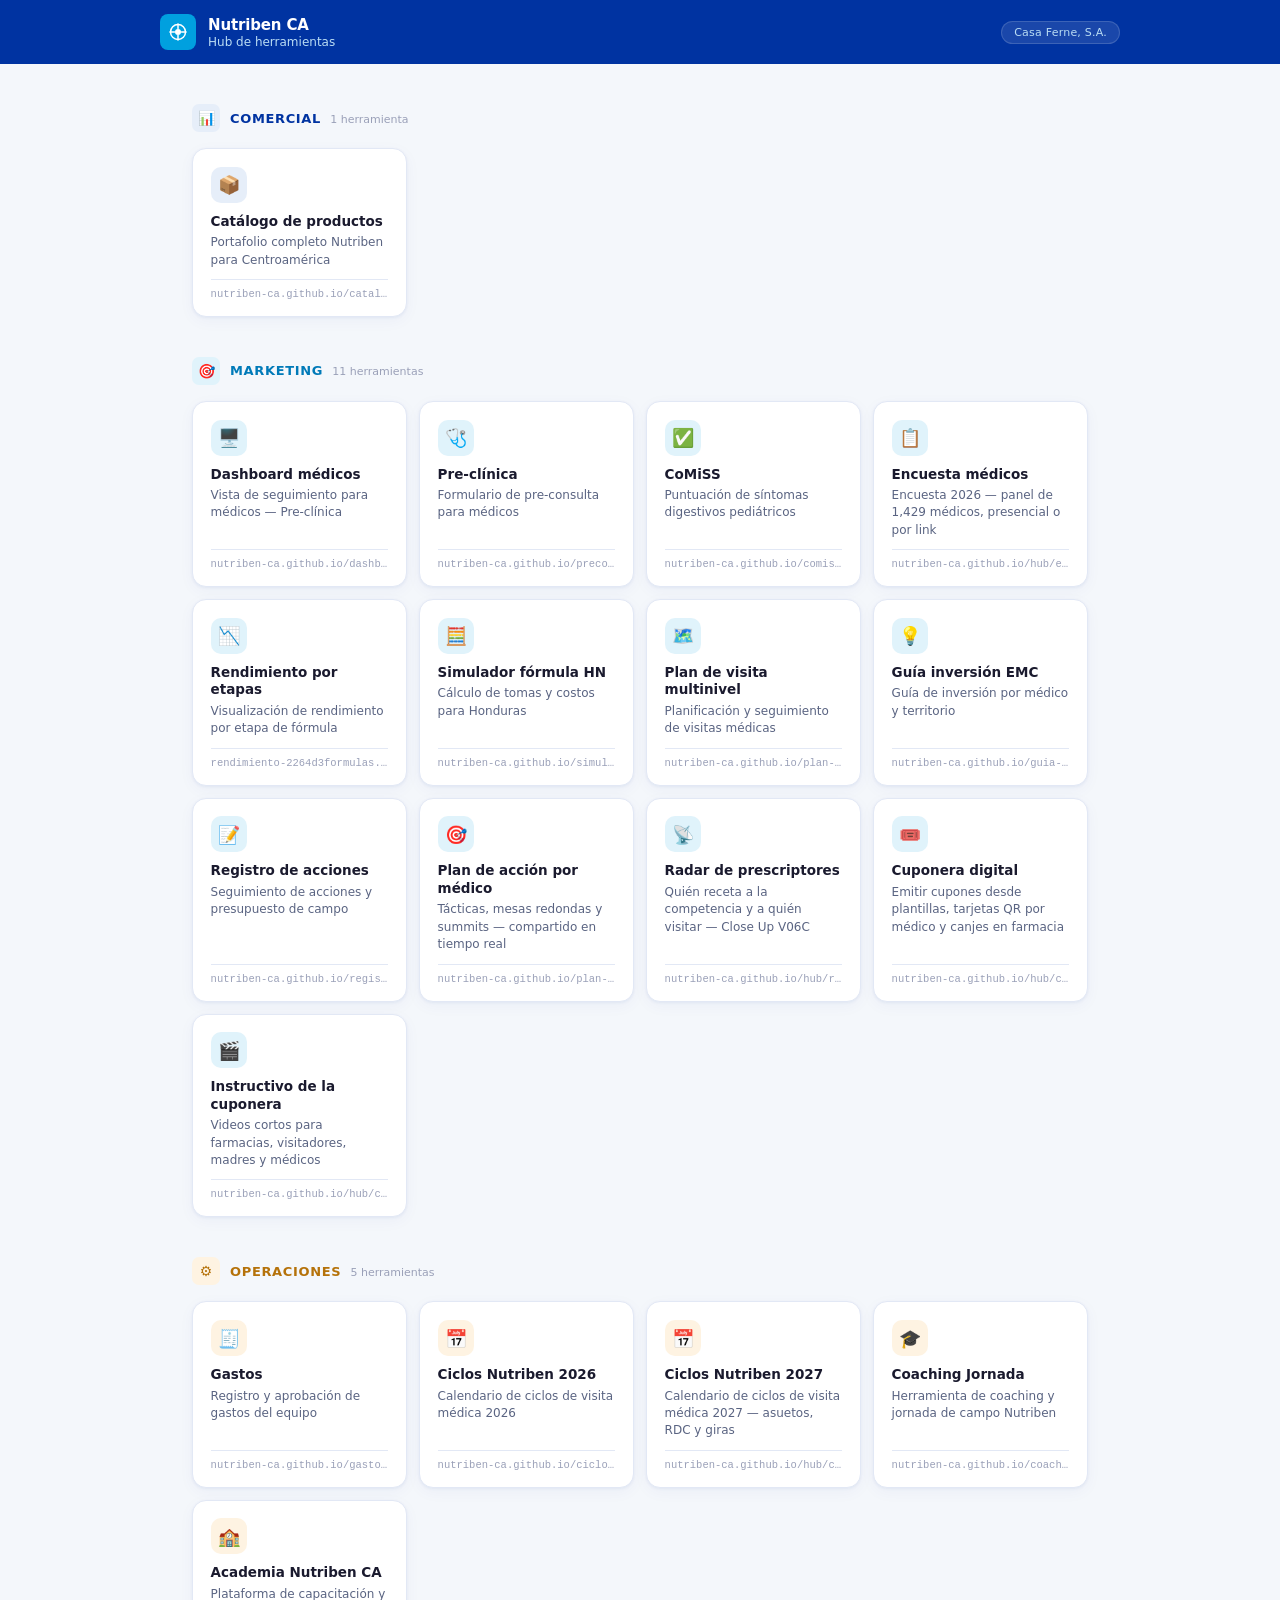
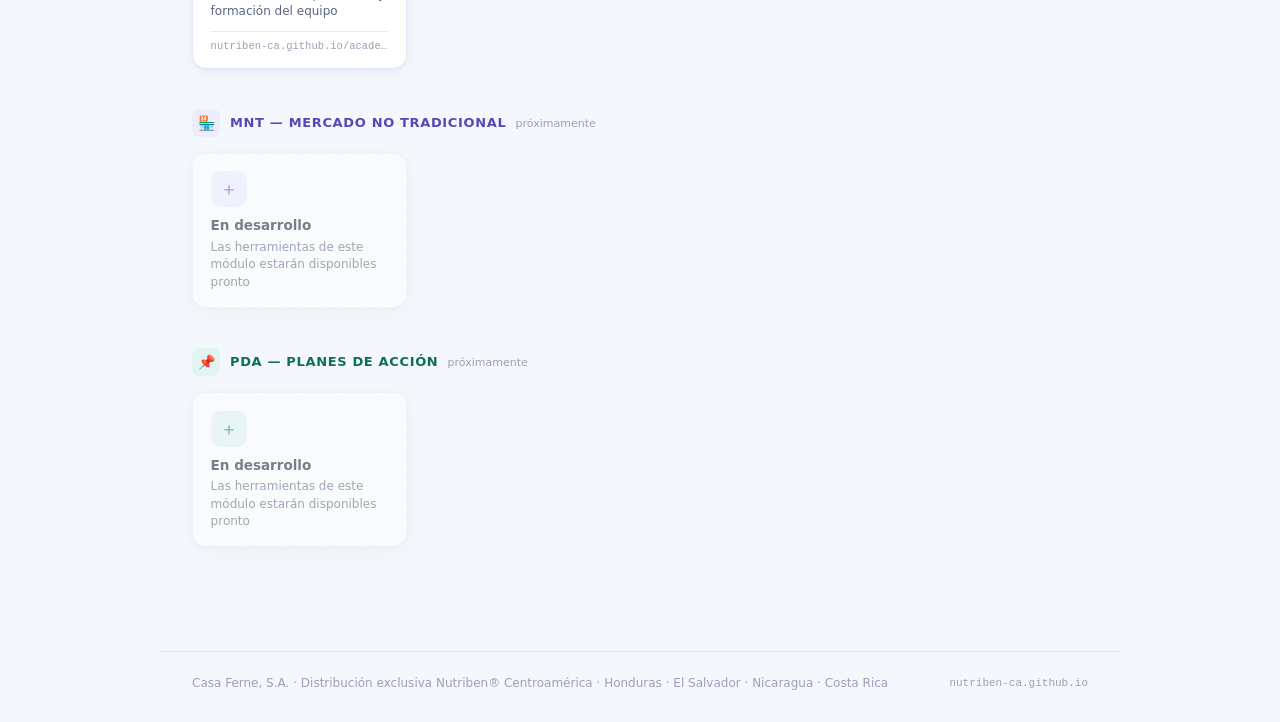
<file: index.html>
<!DOCTYPE html>
<html lang="es">
<head>
<meta charset="UTF-8">
<meta name="viewport" content="width=device-width, initial-scale=1.0">
<title>Nutriben CA — Hub de Herramientas</title>
<style>
  :root {
    --nb-navy: #0033A1;
    --nb-sky: #00A0DF;
    --nb-sky-light: #BADDF4;
    --nb-mid: #3F58A7;
    --nb-teal: #7EC7BD;
    --nb-orange: #FAA334;
    --nb-lavanda: #A9A5D1;
    --bg: #F4F7FB;
    --surface: #FFFFFF;
    --text-primary: #1A1A2E;
    --text-secondary: #5A6482;
    --text-muted: #9AA0B8;
    --border: #E2E8F5;
    --border-hover: #B8C8E8;
    --radius-card: 14px;
    --radius-icon: 10px;
    --shadow-card: 0 1px 3px rgba(0,51,161,0.06), 0 4px 16px rgba(0,51,161,0.04);
    --shadow-hover: 0 4px 12px rgba(0,51,161,0.12), 0 8px 24px rgba(0,51,161,0.08);
  }

  * { box-sizing: border-box; margin: 0; padding: 0; }

  body {
    font-family: -apple-system, BlinkMacSystemFont, 'Segoe UI', system-ui, sans-serif;
    background: var(--bg);
    color: var(--text-primary);
    min-height: 100vh;
  }

  /* Header */
  .header {
    background: var(--nb-navy);
    padding: 0 2rem;
  }

  .header-inner {
    max-width: 960px;
    margin: 0 auto;
    display: flex;
    align-items: center;
    justify-content: space-between;
    height: 64px;
  }

  .logo {
    display: flex;
    align-items: center;
    gap: 12px;
  }

  .logo-mark {
    width: 36px;
    height: 36px;
    background: var(--nb-sky);
    border-radius: 8px;
    display: flex;
    align-items: center;
    justify-content: center;
  }

  .logo-mark svg {
    width: 20px;
    height: 20px;
  }

  .logo-text {
    font-size: 15px;
    font-weight: 600;
    color: #FFFFFF;
    letter-spacing: -0.01em;
  }

  .logo-sub {
    font-size: 12px;
    color: var(--nb-sky-light);
    margin-top: 1px;
  }

  .header-badge {
    font-size: 11px;
    font-weight: 500;
    color: var(--nb-sky-light);
    background: rgba(255,255,255,0.1);
    border: 1px solid rgba(255,255,255,0.15);
    border-radius: 20px;
    padding: 4px 12px;
    letter-spacing: 0.02em;
  }

  /* Main */
  .main {
    max-width: 960px;
    margin: 0 auto;
    padding: 2.5rem 2rem 4rem;
  }

  /* Section */
  .section {
    margin-bottom: 2.5rem;
  }

  .section-header {
    display: flex;
    align-items: center;
    gap: 10px;
    margin-bottom: 1rem;
  }

  .section-icon {
    width: 28px;
    height: 28px;
    border-radius: 7px;
    display: flex;
    align-items: center;
    justify-content: center;
    font-size: 14px;
    flex-shrink: 0;
  }

  .section-title {
    font-size: 13px;
    font-weight: 600;
    letter-spacing: 0.05em;
    text-transform: uppercase;
  }

  .section-count {
    font-size: 11px;
    color: var(--text-muted);
    margin-left: 4px;
    font-weight: 400;
    letter-spacing: 0;
    text-transform: none;
  }

  /* Category colors */
  .cat-comercial .section-icon { background: #E6EEF9; color: var(--nb-navy); }
  .cat-comercial .section-title { color: var(--nb-navy); }
  .cat-comercial .card:hover { border-color: #8AAAD8; box-shadow: var(--shadow-hover); }
  .cat-comercial .card-icon { background: #E6EEF9; color: var(--nb-navy); }

  .cat-marketing .section-icon { background: #E0F3FB; color: #007AB8; }
  .cat-marketing .section-title { color: #007AB8; }
  .cat-marketing .card:hover { border-color: #7EC7BD; box-shadow: var(--shadow-hover); }
  .cat-marketing .card-icon { background: #E0F3FB; color: #007AB8; }

  .cat-operaciones .section-icon { background: #FEF3E2; color: #B5720A; }
  .cat-operaciones .section-title { color: #B5720A; }
  .cat-operaciones .card:hover { border-color: #FAA334; box-shadow: var(--shadow-hover); }
  .cat-operaciones .card-icon { background: #FEF3E2; color: #B5720A; }

  .cat-mnt .section-icon { background: #EEEDFE; color: #534AB7; }
  .cat-mnt .section-title { color: #534AB7; }
  .cat-mnt .card:hover { border-color: var(--nb-lavanda); box-shadow: var(--shadow-hover); }
  .cat-mnt .card-icon { background: #EEEDFE; color: #534AB7; }

  .cat-pda .section-icon { background: #E1F5EE; color: #0F6E56; }
  .cat-pda .section-title { color: #0F6E56; }
  .cat-pda .card:hover { border-color: var(--nb-teal); box-shadow: var(--shadow-hover); }
  .cat-pda .card-icon { background: #E1F5EE; color: #0F6E56; }

  /* Grid */
  .grid {
    display: grid;
    grid-template-columns: repeat(auto-fill, minmax(200px, 1fr));
    gap: 12px;
  }

  /* Card */
  .card {
    background: var(--surface);
    border: 1px solid var(--border);
    border-radius: var(--radius-card);
    padding: 1.1rem 1.1rem 1rem;
    text-decoration: none;
    display: flex;
    flex-direction: column;
    gap: 0;
    box-shadow: var(--shadow-card);
    transition: border-color 0.18s, box-shadow 0.18s, transform 0.15s;
    cursor: pointer;
  }

  .card:hover {
    transform: translateY(-2px);
  }

  .card-icon {
    width: 36px;
    height: 36px;
    border-radius: var(--radius-icon);
    display: flex;
    align-items: center;
    justify-content: center;
    font-size: 18px;
    margin-bottom: 10px;
    flex-shrink: 0;
  }

  .card-name {
    font-size: 13.5px;
    font-weight: 600;
    color: var(--text-primary);
    line-height: 1.3;
    margin-bottom: 4px;
  }

  .card-desc {
    font-size: 12px;
    color: var(--text-secondary);
    line-height: 1.45;
    flex: 1;
  }

  .card-url {
    font-size: 10.5px;
    color: var(--text-muted);
    margin-top: 10px;
    font-family: 'SF Mono', 'Fira Code', monospace;
    white-space: nowrap;
    overflow: hidden;
    text-overflow: ellipsis;
    padding-top: 8px;
    border-top: 1px solid var(--border);
  }

  /* Empty state card */
  .card-empty {
    border-style: dashed;
    opacity: 0.55;
    cursor: default;
    pointer-events: none;
  }

  .card-empty:hover {
    transform: none;
    box-shadow: var(--shadow-card);
  }

  /* Footer */
  .footer {
    max-width: 960px;
    margin: 0 auto;
    padding: 1.5rem 2rem 2rem;
    border-top: 1px solid var(--border);
    display: flex;
    align-items: center;
    justify-content: space-between;
    flex-wrap: wrap;
    gap: 8px;
  }

  .footer-left {
    font-size: 12px;
    color: var(--text-muted);
  }

  .footer-right {
    font-size: 11px;
    color: var(--text-muted);
    font-family: 'SF Mono', 'Fira Code', monospace;
  }

  @media (max-width: 600px) {
    .main { padding: 1.5rem 1rem 3rem; }
    .grid { grid-template-columns: 1fr 1fr; gap: 10px; }
    .header-badge { display: none; }
  }
</style>
</head>
<body>

<header class="header">
  <div class="header-inner">
    <div class="logo">
      <div class="logo-mark">
        <svg viewBox="0 0 20 20" fill="none" xmlns="http://www.w3.org/2000/svg">
          <circle cx="10" cy="10" r="7.5" stroke="white" stroke-width="1.5"/>
          <circle cx="10" cy="10" r="3" fill="white"/>
          <line x1="10" y1="2" x2="10" y2="6.5" stroke="white" stroke-width="1.5" stroke-linecap="round"/>
          <line x1="10" y1="13.5" x2="10" y2="18" stroke="white" stroke-width="1.5" stroke-linecap="round"/>
          <line x1="2" y1="10" x2="6.5" y2="10" stroke="white" stroke-width="1.5" stroke-linecap="round"/>
          <line x1="13.5" y1="10" x2="18" y2="10" stroke="white" stroke-width="1.5" stroke-linecap="round"/>
        </svg>
      </div>
      <div>
        <div class="logo-text">Nutriben CA</div>
        <div class="logo-sub">Hub de herramientas</div>
      </div>
    </div>
    <div class="header-badge">Casa Ferne, S.A.</div>
  </div>
</header>

<main class="main">

  <!-- COMERCIAL -->
  <div class="section cat-comercial">
    <div class="section-header">
      <div class="section-icon">📊</div>
      <div class="section-title">Comercial <span class="section-count">1 herramienta</span></div>
    </div>
    <div class="grid">
      <a class="card" href="https://nutriben-ca.github.io/catalogo-nutriben/" target="_blank" rel="noopener">
        <div class="card-icon">📦</div>
        <div class="card-name">Catálogo de productos</div>
        <div class="card-desc">Portafolio completo Nutriben para Centroamérica</div>
        <div class="card-url">nutriben-ca.github.io/catalogo-nutriben/</div>
      </a>
    </div>
  </div>

  <!-- MARKETING -->
  <div class="section cat-marketing">
    <div class="section-header">
      <div class="section-icon">🎯</div>
      <div class="section-title">Marketing <span class="section-count">11 herramientas</span></div>
    </div>
    <div class="grid">
      <a class="card" href="https://nutriben-ca.github.io/dashboard.html" target="_blank" rel="noopener">
        <div class="card-icon">🖥️</div>
        <div class="card-name">Dashboard médicos</div>
        <div class="card-desc">Vista de seguimiento para médicos — Pre-clínica</div>
        <div class="card-url">nutriben-ca.github.io/dashboard.html</div>
      </a>
      <a class="card" href="https://nutriben-ca.github.io/preconsulta_v3.html" target="_blank" rel="noopener">
        <div class="card-icon">🩺</div>
        <div class="card-name">Pre-clínica</div>
        <div class="card-desc">Formulario de pre-consulta para médicos</div>
        <div class="card-url">nutriben-ca.github.io/preconsulta_v3.html</div>
      </a>
      <a class="card" href="https://nutriben-ca.github.io/comiss/" target="_blank" rel="noopener">
        <div class="card-icon">✅</div>
        <div class="card-name">CoMiSS</div>
        <div class="card-desc">Puntuación de síntomas digestivos pediátricos</div>
        <div class="card-url">nutriben-ca.github.io/comiss/</div>
      </a>
      <a class="card" href="https://nutriben-ca.github.io/hub/encuesta/" target="_blank" rel="noopener">
        <div class="card-icon">📋</div>
        <div class="card-name">Encuesta médicos</div>
        <div class="card-desc">Encuesta 2026 — panel de 1,429 médicos, presencial o por link</div>
        <div class="card-url">nutriben-ca.github.io/hub/encuesta/</div>
      </a>
      <a class="card" href="https://rendimiento-2264d3formulas.netlify.app" target="_blank" rel="noopener">
        <div class="card-icon">📉</div>
        <div class="card-name">Rendimiento por etapas</div>
        <div class="card-desc">Visualización de rendimiento por etapa de fórmula</div>
        <div class="card-url">rendimiento-2264d3formulas.netlify.app</div>
      </a>
      <a class="card" href="https://nutriben-ca.github.io/simulador-formula/" target="_blank" rel="noopener">
        <div class="card-icon">🧮</div>
        <div class="card-name">Simulador fórmula HN</div>
        <div class="card-desc">Cálculo de tomas y costos para Honduras</div>
        <div class="card-url">nutriben-ca.github.io/simulador-formula/</div>
      </a>
      <a class="card" href="https://nutriben-ca.github.io/plan-visita/" target="_blank" rel="noopener">
        <div class="card-icon">🗺️</div>
        <div class="card-name">Plan de visita multinivel</div>
        <div class="card-desc">Planificación y seguimiento de visitas médicas</div>
        <div class="card-url">nutriben-ca.github.io/plan-visita/</div>
      </a>
      <a class="card" href="https://nutriben-ca.github.io/guia-inversion-emc/" target="_blank" rel="noopener">
        <div class="card-icon">💡</div>
        <div class="card-name">Guía inversión EMC</div>
        <div class="card-desc">Guía de inversión por médico y territorio</div>
        <div class="card-url">nutriben-ca.github.io/guia-inversion-emc/</div>
      </a>
      <a class="card" href="https://nutriben-ca.github.io/registro-acciones/" target="_blank" rel="noopener">
        <div class="card-icon">📝</div>
        <div class="card-name">Registro de acciones</div>
        <div class="card-desc">Seguimiento de acciones y presupuesto de campo</div>
        <div class="card-url">nutriben-ca.github.io/registro-acciones/</div>
      </a>
      <a class="card" href="https://nutriben-ca.github.io/plan-accion/" target="_blank" rel="noopener">
        <div class="card-icon">🎯</div>
        <div class="card-name">Plan de acción por médico</div>
        <div class="card-desc">Tácticas, mesas redondas y summits — compartido en tiempo real</div>
        <div class="card-url">nutriben-ca.github.io/plan-accion/</div>
      </a>
      <a class="card" href="https://nutriben-ca.github.io/hub/radar/" target="_blank" rel="noopener">
        <div class="card-icon">📡</div>
        <div class="card-name">Radar de prescriptores</div>
        <div class="card-desc">Quién receta a la competencia y a quién visitar — Close Up V06C</div>
        <div class="card-url">nutriben-ca.github.io/hub/radar/</div>
      </a>
      <a class="card" href="https://nutriben-ca.github.io/hub/cuponera/consola.html" target="_blank" rel="noopener">
        <div class="card-icon">🎟️</div>
        <div class="card-name">Cuponera digital</div>
        <div class="card-desc">Emitir cupones desde plantillas, tarjetas QR por médico y canjes en farmacia</div>
        <div class="card-url">nutriben-ca.github.io/hub/cuponera/</div>
      </a>
      <a class="card" href="https://nutriben-ca.github.io/hub/cuponera/ayuda.html" target="_blank" rel="noopener">
        <div class="card-icon">🎬</div>
        <div class="card-name">Instructivo de la cuponera</div>
        <div class="card-desc">Videos cortos para farmacias, visitadores, madres y médicos</div>
        <div class="card-url">nutriben-ca.github.io/hub/cuponera/ayuda.html</div>
      </a>
    </div>
  </div>

  <!-- OPERACIONES -->
  <div class="section cat-operaciones">
    <div class="section-header">
      <div class="section-icon">⚙️</div>
      <div class="section-title">Operaciones <span class="section-count">5 herramientas</span></div>
    </div>
    <div class="grid">
      <a class="card" href="https://nutriben-ca.github.io/gastos/" target="_blank" rel="noopener">
        <div class="card-icon">🧾</div>
        <div class="card-name">Gastos</div>
        <div class="card-desc">Registro y aprobación de gastos del equipo</div>
        <div class="card-url">nutriben-ca.github.io/gastos/</div>
      </a>
      <a class="card" href="https://nutriben-ca.github.io/ciclos-2026/" target="_blank" rel="noopener">
        <div class="card-icon">📅</div>
        <div class="card-name">Ciclos Nutriben 2026</div>
        <div class="card-desc">Calendario de ciclos de visita médica 2026</div>
        <div class="card-url">nutriben-ca.github.io/ciclos-2026/</div>
      </a>
      <a class="card" href="https://nutriben-ca.github.io/hub/ciclos-2027/" target="_blank" rel="noopener">
        <div class="card-icon">📅</div>
        <div class="card-name">Ciclos Nutriben 2027</div>
        <div class="card-desc">Calendario de ciclos de visita médica 2027 — asuetos, RDC y giras</div>
        <div class="card-url">nutriben-ca.github.io/hub/ciclos-2027/</div>
      </a>
      <a class="card" href="https://nutriben-ca.github.io/coaching-jornada/" target="_blank" rel="noopener">
        <div class="card-icon">🎓</div>
        <div class="card-name">Coaching Jornada</div>
        <div class="card-desc">Herramienta de coaching y jornada de campo Nutriben</div>
        <div class="card-url">nutriben-ca.github.io/coaching-jornada/</div>
      </a>
      <a class="card" href="https://nutriben-ca.github.io/academia-nutriben/" target="_blank" rel="noopener">
        <div class="card-icon">🏫</div>
        <div class="card-name">Academia Nutriben CA</div>
        <div class="card-desc">Plataforma de capacitación y formación del equipo</div>
        <div class="card-url">nutriben-ca.github.io/academia-nutriben/</div>
      </a>
    </div>
  </div>

  <!-- MNT -->
  <div class="section cat-mnt">
    <div class="section-header">
      <div class="section-icon">🏪</div>
      <div class="section-title">MNT — Mercado no tradicional <span class="section-count">próximamente</span></div>
    </div>
    <div class="grid">
      <div class="card card-empty">
        <div class="card-icon">＋</div>
        <div class="card-name">En desarrollo</div>
        <div class="card-desc">Las herramientas de este módulo estarán disponibles pronto</div>
      </div>
    </div>
  </div>

  <!-- PDA -->
  <div class="section cat-pda">
    <div class="section-header">
      <div class="section-icon">📌</div>
      <div class="section-title">PDA — Planes de acción <span class="section-count">próximamente</span></div>
    </div>
    <div class="grid">
      <div class="card card-empty">
        <div class="card-icon">＋</div>
        <div class="card-name">En desarrollo</div>
        <div class="card-desc">Las herramientas de este módulo estarán disponibles pronto</div>
      </div>
    </div>
  </div>

</main>

<footer class="footer">
  <div class="footer-left">Casa Ferne, S.A. · Distribución exclusiva Nutriben® Centroamérica · Honduras · El Salvador · Nicaragua · Costa Rica</div>
  <div class="footer-right">nutriben-ca.github.io</div>
</footer>

</body>
</html>
</file>
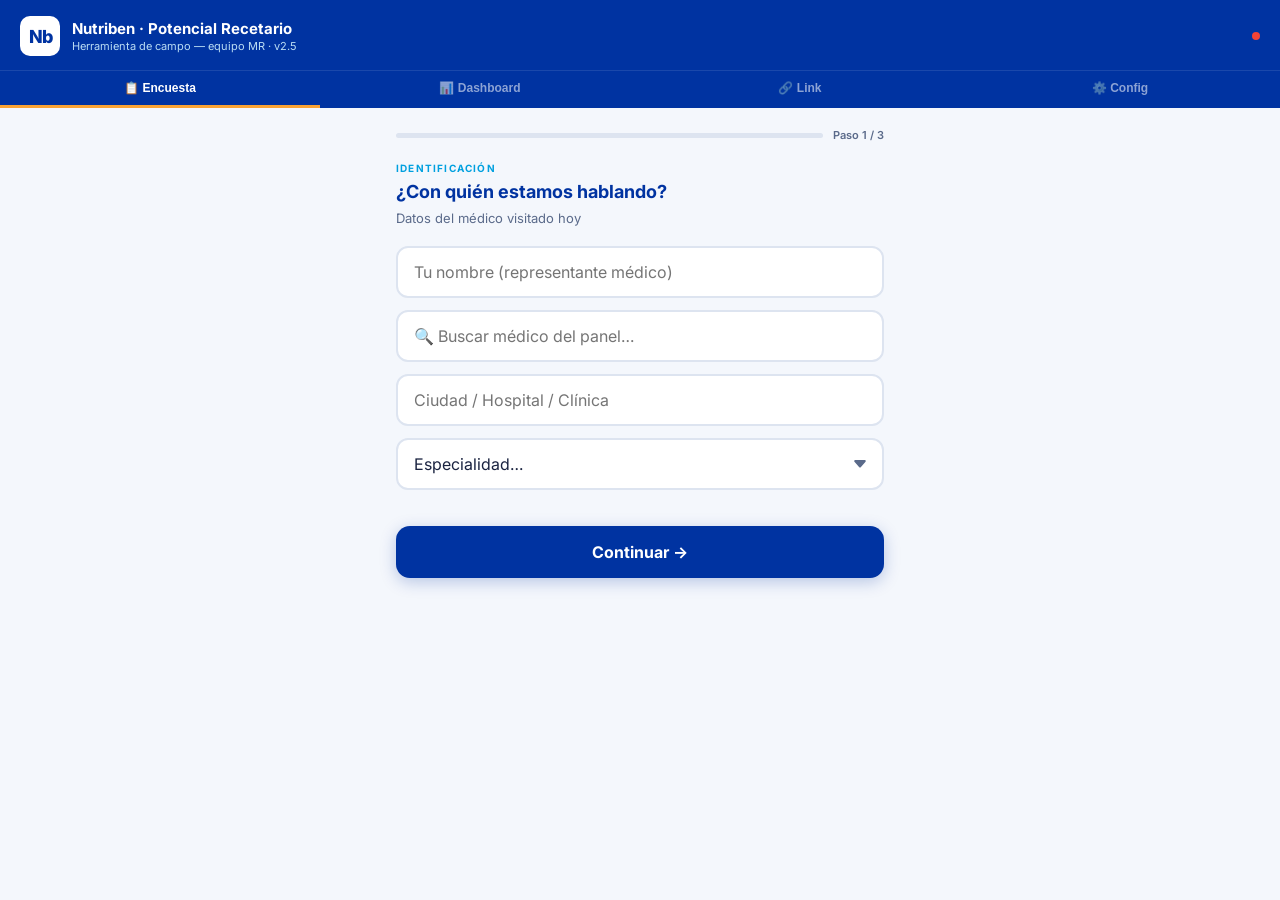
<file: encuesta/index.html>
<!DOCTYPE html>
<html lang="es">
<head>
<meta charset="UTF-8">
<meta name="viewport" content="width=device-width, initial-scale=1.0, maximum-scale=1.0">
<title>Nutriben – Perfil de Recetabilidad</title>
<style>
  @import url('https://fonts.googleapis.com/css2?family=Inter:wght@400;500;600;700;800&display=swap');
  :root {
    --azul:#0033A1; --azul-medio:#6C8CC7; --azul-cielo:#00A0DF;
    --azul-claro:#BADDF4; --naranja:#FAA334; --lavanda:#A9A5D1;
    --menta:#7EC7BD; --blanco:#ffffff; --gris-bg:#F4F7FC;
    --gris-borde:#DDE4F0; --texto:#1a2340; --texto-suave:#5a6a8a;
  }
  *{box-sizing:border-box;margin:0;padding:0}
  body{font-family:'Inter',sans-serif;background:var(--gris-bg);color:var(--texto);min-height:100vh}

  /* CONFIG BANNER */
  #config-banner{background:#fff3cd;border-bottom:2px solid #FAA334;padding:12px 16px;font-size:13px;color:#664d00;display:flex;align-items:center;gap:8px}
  #config-banner.hidden{display:none}
  #config-banner a{color:#0033A1;font-weight:700;text-decoration:underline;cursor:pointer}

  /* HEADER */
  .header{background:var(--azul);padding:16px 20px 14px;display:flex;align-items:center;gap:12px;position:sticky;top:0;z-index:100}
  .logo-badge{width:40px;height:40px;background:var(--blanco);border-radius:10px;display:flex;align-items:center;justify-content:center;font-size:18px;font-weight:800;color:var(--azul);letter-spacing:-1px}
  .header-text h1{color:var(--blanco);font-size:15px;font-weight:700;line-height:1.2}
  .header-text p{color:var(--azul-claro);font-size:11px;margin-top:1px}
  .sync-dot{width:8px;height:8px;border-radius:50%;background:#aaa;margin-left:auto;flex-shrink:0;transition:background .3s}
  .sync-dot.online{background:#4caf50} .sync-dot.error{background:#f44336} .sync-dot.syncing{background:var(--naranja);animation:pulse 1s infinite}
  @keyframes pulse{0%,100%{opacity:1}50%{opacity:.4}}

  .tab-bar{background:var(--azul);display:flex;border-top:1px solid rgba(255,255,255,.1)}
  .tab-btn{flex:1;padding:10px 4px;font-size:12px;font-weight:600;color:rgba(255,255,255,.55);background:none;border:none;cursor:pointer;border-bottom:3px solid transparent;transition:all .2s}
  .tab-btn.active{color:var(--blanco);border-bottom-color:var(--naranja)}

  /* SCREENS */
  .screen{display:none;padding:20px 16px 40px;max-width:520px;margin:0 auto}
  .screen.active{display:block}

  /* PROGRESS */
  .progress-wrap{display:flex;align-items:center;gap:10px;margin-bottom:20px}
  .progress-bar{flex:1;height:5px;background:var(--gris-borde);border-radius:3px;overflow:hidden}
  .progress-fill{height:100%;background:linear-gradient(90deg,var(--azul-cielo),var(--azul));border-radius:3px;transition:width .4s ease}
  .progress-label{font-size:11px;font-weight:600;color:var(--texto-suave);white-space:nowrap}

  .step{display:none;animation:fadeIn .3s ease}
  .step.active{display:block}
  @keyframes fadeIn{from{opacity:0;transform:translateY(8px)}to{opacity:1;transform:none}}

  .step-eyebrow{font-size:10px;font-weight:700;letter-spacing:1.2px;text-transform:uppercase;color:var(--azul-cielo);margin-bottom:6px}
  .step-q{font-size:18px;font-weight:700;color:var(--azul);line-height:1.35;margin-bottom:6px}
  .step-hint{font-size:13px;color:var(--texto-suave);margin-bottom:20px}

  .input-field{width:100%;padding:14px 16px;font-family:'Inter',sans-serif;font-size:16px;border:2px solid var(--gris-borde);border-radius:12px;background:var(--blanco);color:var(--texto);outline:none;transition:border .2s;-webkit-appearance:none;margin-bottom:12px}
  .input-field:focus{border-color:var(--azul-cielo)}
  select.input-field{appearance:none;background-image:url("data:image/svg+xml,%3Csvg xmlns='http://www.w3.org/2000/svg' width='16' height='16' fill='%235a6a8a' viewBox='0 0 16 16'%3E%3Cpath d='M7.247 11.14L2.451 5.658C1.885 5.013 2.345 4 3.204 4h9.592a1 1 0 0 1 .753 1.659l-4.796 5.48a1 1 0 0 1-1.506 0z'/%3E%3C/svg%3E");background-repeat:no-repeat;background-position:calc(100% - 14px) center;padding-right:40px}

  /* Autocomplete médico */
  .ac-wrap{position:relative;margin-bottom:12px}
  .ac-wrap .input-field{margin-bottom:0}
  .ac-dropdown{position:absolute;top:calc(100% + 4px);left:0;right:0;background:var(--blanco);border:1.5px solid var(--azul-cielo);border-radius:12px;box-shadow:0 8px 24px rgba(0,51,161,.12);z-index:999;overflow:hidden;max-height:240px;overflow-y:auto}
  .ac-item{padding:10px 14px;cursor:pointer;border-bottom:1px solid var(--gris-borde);transition:background .15s}
  .ac-item:last-child{border-bottom:none}
  .ac-item:hover,.ac-item.active{background:#EEF3FF}
  .ac-name{font-size:13px;font-weight:700;color:var(--azul)}
  .ac-meta{font-size:11px;color:var(--texto-suave);margin-top:1px}
  .ac-badge{display:inline-block;background:var(--azul-cielo);color:#fff;font-size:9px;font-weight:700;padding:1px 6px;border-radius:20px;margin-left:6px;vertical-align:middle}
  .ac-selected{display:flex;align-items:center;gap:8px;background:#EEF3FF;border:1.5px solid var(--azul-cielo);border-radius:12px;padding:10px 14px;margin-bottom:12px}
  .ac-selected-name{font-size:13px;font-weight:700;color:var(--azul);flex:1}
  .ac-selected-meta{font-size:11px;color:var(--texto-suave)}
  .ac-clear{color:var(--texto-suave);font-size:20px;line-height:1;cursor:pointer;padding:0 4px}
  .ac-clear:hover{color:#c0392b}

  .formula-grid{display:grid;gap:14px;margin-bottom:8px}
  .formula-card{background:var(--blanco);border:2px solid var(--gris-borde);border-radius:14px;padding:14px 16px;transition:border-color .2s}
  .formula-card:focus-within{border-color:var(--azul-cielo)}
  .formula-top{display:flex;align-items:center;justify-content:space-between;margin-bottom:10px}
  .formula-name{font-size:13px;font-weight:700;color:var(--azul);display:flex;align-items:center;gap:6px}
  .formula-dot{width:10px;height:10px;border-radius:50%;flex-shrink:0}
  .formula-value{font-size:20px;font-weight:800;color:var(--azul);min-width:32px;text-align:right}
  .formula-sub{font-size:10px;color:var(--texto-suave);margin-left:16px;margin-top:-6px;margin-bottom:8px}

  input[type=range]{-webkit-appearance:none;width:100%;height:6px;background:var(--gris-borde);border-radius:3px;outline:none;cursor:pointer}
  input[type=range]::-webkit-slider-thumb{-webkit-appearance:none;width:22px;height:22px;border-radius:50%;background:var(--azul);border:3px solid var(--blanco);box-shadow:0 2px 8px rgba(0,51,161,.35);cursor:pointer}
  input[type=range]::-moz-range-thumb{width:22px;height:22px;border-radius:50%;background:var(--azul);border:3px solid var(--blanco);box-shadow:0 2px 8px rgba(0,51,161,.35);cursor:pointer}
  .range-labels{display:flex;justify-content:space-between;font-size:10px;color:var(--texto-suave);margin-top:4px}

  .btn-primary{width:100%;padding:16px;background:var(--azul);color:var(--blanco);font-family:'Inter',sans-serif;font-size:16px;font-weight:700;border:none;border-radius:14px;cursor:pointer;margin-top:24px;box-shadow:0 4px 16px rgba(0,51,161,.25);transition:background .2s,transform .1s;-webkit-tap-highlight-color:transparent}
  .btn-primary:active{transform:scale(.98)}
  .btn-primary:disabled{opacity:.5;cursor:not-allowed}
  .btn-secondary{width:100%;padding:12px;background:none;color:var(--texto-suave);font-family:'Inter',sans-serif;font-size:14px;font-weight:500;border:2px solid var(--gris-borde);border-radius:14px;cursor:pointer;margin-top:10px;-webkit-tap-highlight-color:transparent}

  .chips{display:flex;flex-wrap:wrap;gap:8px;margin-bottom:4px}
  .chip{padding:9px 16px;background:var(--blanco);border:2px solid var(--gris-borde);border-radius:999px;font-size:13px;font-weight:600;color:var(--texto-suave);cursor:pointer;transition:all .15s;-webkit-tap-highlight-color:transparent}
  .chip.selected{background:var(--azul);border-color:var(--azul);color:var(--blanco)}

  /* SUCCESS */
  .success-card{background:var(--blanco);border-radius:20px;padding:32px 24px;text-align:center;box-shadow:0 4px 24px rgba(0,51,161,.08)}
  .success-icon{width:70px;height:70px;border-radius:50%;background:linear-gradient(135deg,var(--azul-cielo),var(--azul));display:flex;align-items:center;justify-content:center;font-size:32px;margin:0 auto 20px}
  .success-card h2{font-size:22px;font-weight:800;color:var(--azul);margin-bottom:8px}
  .success-card p{font-size:14px;color:var(--texto-suave);line-height:1.5}
  .summary-pills{display:flex;flex-wrap:wrap;gap:8px;justify-content:center;margin:20px 0}
  .s-pill{background:var(--gris-bg);border:1px solid var(--gris-borde);border-radius:10px;padding:8px 14px;font-size:12px;text-align:center}
  .s-pill strong{display:block;font-size:18px;font-weight:800;color:var(--azul)}
  .s-pill span{color:var(--texto-suave)}

  /* DASHBOARD */
  .dash-top{display:flex;align-items:center;justify-content:space-between;margin-bottom:16px}
  .dash-top h2{font-size:18px;font-weight:800;color:var(--azul)}
  .count-badge{background:var(--azul);color:var(--blanco);font-size:12px;font-weight:700;padding:4px 12px;border-radius:999px}
  .refresh-row{display:flex;align-items:center;justify-content:space-between;margin-bottom:16px}
  .last-update{font-size:11px;color:var(--texto-suave)}
  .refresh-btn{font-size:12px;font-weight:600;color:var(--azul-cielo);background:none;border:none;cursor:pointer;padding:4px 0}

  .kpi-row{display:grid;grid-template-columns:repeat(3,1fr);gap:10px;margin-bottom:14px}
  .kpi-card{background:var(--blanco);border-radius:12px;padding:14px 10px;text-align:center;box-shadow:0 2px 8px rgba(0,51,161,.06)}
  .kpi-val{font-size:24px;font-weight:800;color:var(--azul)}
  .kpi-label{font-size:10px;color:var(--texto-suave);margin-top:2px;line-height:1.3}

  .stat-card{background:var(--blanco);border-radius:14px;padding:16px;margin-bottom:12px;box-shadow:0 2px 10px rgba(0,51,161,.06)}
  .stat-card h3{font-size:11px;font-weight:700;color:var(--texto-suave);text-transform:uppercase;letter-spacing:.8px;margin-bottom:14px}

  .metric-row{display:flex;align-items:center;margin-bottom:10px;gap:8px}
  .metric-dot{width:10px;height:10px;border-radius:50%;flex-shrink:0}
  .metric-name{font-size:13px;font-weight:600;flex:1}
  .metric-bar-wrap{width:80px;height:6px;background:var(--gris-borde);border-radius:3px;overflow:hidden}
  .metric-bar{height:100%;border-radius:3px;transition:width .6s ease}
  .metric-val{font-size:14px;font-weight:800;color:var(--azul);min-width:28px;text-align:right}

  .seg-pills{display:flex;gap:8px;flex-wrap:wrap;margin-bottom:12px}
  .seg-big{border-radius:12px;padding:12px 16px;flex:1;min-width:70px;text-align:center}
  .seg-big .seg-num{font-size:26px;font-weight:800}
  .seg-big .seg-lbl{font-size:11px;margin-top:2px}
  .seg-A-bg{background:#D4EDFF} .seg-A-bg .seg-num{color:#0033A1} .seg-A-bg .seg-lbl{color:#3F58A7}
  .seg-B-bg{background:#FFF3D4} .seg-B-bg .seg-num{color:#A06000} .seg-B-bg .seg-lbl{color:#A06000}
  .seg-C-bg{background:#F0F0F0} .seg-C-bg .seg-num{color:#555} .seg-C-bg .seg-lbl{color:#777}
  .seg-X-bg{background:#fdecea} .seg-X-bg .seg-num{color:#c0392b} .seg-X-bg .seg-lbl{color:#c0392b}

  .seg-badge{display:inline-block;padding:3px 10px;border-radius:999px;font-size:11px;font-weight:700}
  .seg-A{background:#D4EDFF;color:#0033A1} .seg-B{background:#FFF3D4;color:#A06000}
  .seg-C{background:#F0F0F0;color:#666} .seg-X{background:#fdecea;color:#c0392b}

  .medico-table{width:100%;border-collapse:collapse;font-size:12px}
  .medico-table th{font-size:10px;font-weight:700;text-transform:uppercase;letter-spacing:.8px;color:var(--texto-suave);padding:6px 6px;text-align:left;border-bottom:2px solid var(--gris-borde)}
  .medico-table td{padding:9px 6px;border-bottom:1px solid var(--gris-borde)}
  .medico-table tr:last-child td{border-bottom:none}

  .export-btn{width:100%;padding:14px;background:var(--menta);color:var(--blanco);font-family:'Inter',sans-serif;font-size:14px;font-weight:700;border:none;border-radius:12px;cursor:pointer;margin-top:4px}
  .clear-btn{width:100%;padding:12px;background:none;color:#cc3333;font-family:'Inter',sans-serif;font-size:13px;font-weight:600;border:2px solid #ffd5d5;border-radius:12px;cursor:pointer;margin-top:8px}

  .empty-state{text-align:center;padding:40px 20px;color:var(--texto-suave)}
  .empty-state .empty-icon{font-size:40px;margin-bottom:12px}
  .loading-spin{display:inline-block;width:20px;height:20px;border:3px solid var(--gris-borde);border-top-color:var(--azul);border-radius:50%;animation:spin .8s linear infinite;margin:0 auto}
  @keyframes spin{to{transform:rotate(360deg)}}

  /* CONFIG MODAL */
  .modal-overlay{position:fixed;inset:0;background:rgba(0,0,0,.5);z-index:200;display:flex;align-items:center;justify-content:center;padding:20px}
  .modal-overlay.hidden{display:none}
  .modal-box{background:var(--blanco);border-radius:20px;padding:28px 24px;width:100%;max-width:460px}
  .modal-box h2{font-size:18px;font-weight:800;color:var(--azul);margin-bottom:8px}
  .modal-box p{font-size:13px;color:var(--texto-suave);margin-bottom:20px;line-height:1.5}
  .modal-label{font-size:12px;font-weight:700;color:var(--texto-suave);margin-bottom:6px;display:block;text-transform:uppercase;letter-spacing:.6px}
  .code-hint{background:var(--gris-bg);border-radius:8px;padding:8px 12px;font-size:12px;font-family:monospace;color:var(--texto-suave);margin-bottom:16px;word-break:break-all}
  .info-box{background:var(--azul-claro);border-radius:10px;padding:10px 14px;font-size:12px;color:var(--azul);line-height:1.5;margin-bottom:16px}
</style>
</head>
<body>

<!-- CONFIG BANNER -->
<div id="pending-bar" style="display:none;align-items:center;gap:8px;background:#FFF4E5;border-bottom:2px solid #FAA334;padding:10px 16px;font-size:13px;color:#7a4b00"></div>
<div id="config-banner">
  ⚠️ Supabase no configurado — los datos se guardan solo localmente.
  <a onclick="openConfig()">Configurar ahora →</a>
</div>

<!-- HEADER -->
<div class="header">
  <div class="logo-badge">Nb</div>
  <div class="header-text">
    <h1>Nutriben · Potencial Recetario</h1>
    <p>Herramienta de campo — equipo MR · v2.5</p>
  </div>
  <div class="sync-dot" id="sync-dot" title="Estado de conexión"></div>
</div>
<div class="tab-bar">
  <button class="tab-btn active" onclick="showTab('survey')">📋 Encuesta</button>
  <button class="tab-btn" onclick="showTab('dashboard')">📊 Dashboard</button>
  <button class="tab-btn" onclick="showTab('link')">🔗 Link</button>
  <button class="tab-btn" onclick="showTab('config')">⚙️ Config</button>
</div>

<!-- ══════════ ENCUESTA ══════════ -->
<div id="screen-survey" class="screen active">
  <div class="progress-wrap">
    <div class="progress-bar"><div class="progress-fill" id="prog" style="width:0%"></div></div>
    <div class="progress-label" id="prog-label">Paso 1 / 3</div>
  </div>

  <!-- PASO 1: Identificación -->
  <div class="step active" id="step-1">
    <div class="step-eyebrow">Identificación</div>
    <div class="step-q">¿Con quién estamos hablando?</div>
    <div class="step-hint">Datos del médico visitado hoy</div>
    <input class="input-field" id="s1-mr" type="text" placeholder="Tu nombre (representante médico)" autocomplete="off">

    <!-- Autocomplete médico desde panel -->
    <div class="ac-wrap" id="ac-wrap">
      <input class="input-field" id="ac-input" type="text" placeholder="🔍 Buscar médico del panel…" autocomplete="off" oninput="acSearch(this.value)" onfocus="if(this.value.length>=2)acSearch(this.value)">
      <div class="ac-dropdown" id="ac-dropdown" style="display:none"></div>
    </div>
    <div id="ac-selected" style="display:none">
      <div class="ac-selected">
        <div style="flex:1">
          <div class="ac-selected-name" id="ac-sel-name"></div>
          <div class="ac-selected-meta" id="ac-sel-meta"></div>
        </div>
        <span class="ac-clear" onclick="acClear()" title="Cambiar médico">✕</span>
      </div>
    </div>

    <input class="input-field" id="s1-ciudad" type="text" placeholder="Ciudad / Hospital / Clínica" autocomplete="off">
    <select class="input-field" id="s1-especialidad">
      <option value="">Especialidad…</option>
      <option>Pediatría general</option>
      <option>Neonatología</option>
      <option>Gastroenterología pediátrica</option>
      <option>Médico general / Familiar</option>
      <option>Otro</option>
    </select>
    <button class="btn-primary" onclick="goStep(2)">Continuar →</button>
  </div>

  <!-- PASO 2: Volumen -->
  <div class="step" id="step-2">
    <div class="step-eyebrow">Volumen semanal</div>
    <div class="step-q">¿Cuántos niños nuevos inicia con fórmula por semana?</div>
    <div class="step-hint">Arrastra el indicador — cuenta inicios, no recetas</div>
    <div class="formula-grid">

      <div class="formula-card">
        <div class="formula-top">
          <div class="formula-name"><span class="formula-dot" style="background:#0033A1"></span>Etapa 1 (0–6 m)</div>
          <div class="formula-value" id="v-e1">0</div>
        </div>
        <div class="formula-sub">Fórmula de inicio estándar</div>
        <input type="range" min="0" max="30" value="0" oninput="updSlider('e1',this.value)">
        <div class="range-labels"><span>0</span><span>15</span><span>30+</span></div>
      </div>

      <div class="formula-card">
        <div class="formula-top">
          <div class="formula-name"><span class="formula-dot" style="background:#6C8CC7"></span>Etapa 3 (12 m+)</div>
          <div class="formula-value" id="v-e3">0</div>
        </div>
        <div class="formula-sub">Fórmula de crecimiento</div>
        <input type="range" min="0" max="30" value="0" oninput="updSlider('e3',this.value)">
        <div class="range-labels"><span>0</span><span>15</span><span>30+</span></div>
      </div>

      <div class="formula-card">
        <div class="formula-top">
          <div class="formula-name"><span class="formula-dot" style="background:#A9A5D1"></span>Extensamente hidrolizada</div>
          <div class="formula-value" id="v-eh">0</div>
        </div>
        <div class="formula-sub">APLV / alergia severa</div>
        <input type="range" min="0" max="15" value="0" oninput="updSlider('eh',this.value)">
        <div class="range-labels"><span>0</span><span>7</span><span>15+</span></div>
      </div>

      <div class="formula-card">
        <div class="formula-top">
          <div class="formula-name"><span class="formula-dot" style="background:#7EC7BD"></span>Parcialmente hidrolizada</div>
          <div class="formula-value" id="v-ph">0</div>
        </div>
        <div class="formula-sub">Prevención / sensibilización</div>
        <input type="range" min="0" max="15" value="0" oninput="updSlider('ph',this.value)">
        <div class="range-labels"><span>0</span><span>7</span><span>15+</span></div>
      </div>

      <div class="formula-card">
        <div class="formula-top">
          <div class="formula-name"><span class="formula-dot" style="background:#FAA334"></span>Sin lactosa</div>
          <div class="formula-value" id="v-sl">0</div>
        </div>
        <div class="formula-sub">Intolerancia / diarrea aguda</div>
        <input type="range" min="0" max="15" value="0" oninput="updSlider('sl',this.value)">
        <div class="range-labels"><span>0</span><span>7</span><span>15+</span></div>
      </div>

      <div class="formula-card">
        <div class="formula-top">
          <div class="formula-name"><span class="formula-dot" style="background:#4CAF50"></span>Soja</div>
          <div class="formula-value" id="v-soja">0</div>
        </div>
        <div class="formula-sub">Alergia a proteína de leche de vaca</div>
        <input type="range" min="0" max="15" value="0" oninput="updSlider('soja',this.value)">
        <div class="range-labels"><span>0</span><span>7</span><span>15+</span></div>
      </div>

      <div class="formula-card">
        <div class="formula-top">
          <div class="formula-name"><span class="formula-dot" style="background:#E91E8C"></span>Bajo peso</div>
          <div class="formula-value" id="v-bp">0</div>
        </div>
        <div class="formula-sub">Prematuro / bajo peso al nacer</div>
        <input type="range" min="0" max="15" value="0" oninput="updSlider('bp',this.value)">
        <div class="range-labels"><span>0</span><span>7</span><span>15+</span></div>
      </div>

    </div>
    <button class="btn-primary" onclick="goStep(3)">Continuar →</button>
    <button class="btn-secondary" onclick="goStep(1)">← Atrás</button>
  </div>

  <!-- PASO 3: Guardar -->
  <div class="step" id="step-3">
    <button class="btn-primary" id="submit-btn" onclick="submitSurvey()">✓ Guardar encuesta</button>
    <button class="btn-secondary" onclick="goStep(2)">← Atrás</button>
  </div>

  <!-- ÉXITO -->
  <div class="step" id="step-success">
    <div class="success-card">
      <div class="success-icon">✓</div>
      <h2>¡Encuesta guardada!</h2>
      <p id="success-msg">Datos enviados a Supabase correctamente.</p>
      <div class="summary-pills" id="summary-pills"></div>
      <button class="btn-primary" onclick="newSurvey()" style="margin-top:4px">+ Nueva encuesta</button>
      <button class="btn-secondary" onclick="showTab('dashboard')" style="margin-top:8px">Ver dashboard →</button>
    </div>
  </div>
</div>

<!-- ══════════ DASHBOARD ══════════ -->
<div id="screen-dashboard" class="screen">
  <div class="dash-top">
    <h2>Dashboard en vivo</h2>
    <span class="count-badge" id="total-badge">— médicos</span>
  </div>
  <div class="refresh-row">
    <span class="last-update" id="last-update">Actualizando…</span>
    <button class="refresh-btn" onclick="loadDashboard()">↻ Actualizar</button>
  </div>

  <div id="dash-loading" style="text-align:center;padding:40px 0">
    <div class="loading-spin"></div>
    <p style="font-size:13px;color:var(--texto-suave);margin-top:12px">Cargando datos…</p>
  </div>

  <div id="dash-empty" class="empty-state" style="display:none">
    <div class="empty-icon">📋</div>
    <p>Aún no hay encuestas.<br>Completa la primera desde <b>Encuesta</b>.</p>
  </div>

  <div id="dash-content" style="display:none">

    <!-- KPIs -->
    <div class="kpi-row" id="kpi-row"></div>

    <!-- Segmentación resumen -->
    <div class="stat-card">
      <h3>Distribución por segmento</h3>
      <div class="seg-pills" id="seg-pills"></div>
      <div style="font-size:11px;color:var(--texto-suave);line-height:1.6">
        <b>A</b> ≥ 10 inicios/sem &nbsp;·&nbsp; <b>B</b> 4–9 &nbsp;·&nbsp; <b>C</b> 1–3 &nbsp;·&nbsp; <b>Sin Rx</b> = 0
      </div>
    </div>

    <!-- Volumen por tipo -->
    <div class="stat-card">
      <h3>Promedio de inicios / semana por tipo</h3>
      <div id="vol-metrics"></div>
    </div>

    <!-- Tabla médicos -->
    <div class="stat-card">
      <h3>Detalle por médico</h3>
      <div style="overflow-x:auto">
        <table class="medico-table">
          <thead><tr>
            <th>Médico</th><th>MR</th><th>Total</th><th>Seg.</th><th>Pot.</th>
          </tr></thead>
          <tbody id="med-tbody"></tbody>
        </table>
      </div>
    </div>

    <button class="export-btn" onclick="exportCSV()">⬇ Exportar CSV</button>
  </div>
</div>

<!-- ══════════ GENERAR LINK ══════════ -->
<div id="screen-link" class="screen">
  <div style="background:var(--blanco);border-radius:16px;padding:24px;box-shadow:0 2px 10px rgba(0,51,161,.06)">
    <h2 style="font-size:18px;font-weight:800;color:var(--azul);margin-bottom:6px">🔗 Generar link para médico</h2>
    <p style="font-size:13px;color:var(--texto-suave);margin-bottom:20px;line-height:1.5">
      Busca al médico del panel, genera su link personal y envíaselo por WhatsApp. El abre y ya aparece su nombre precargado.
    </p>
    <div class="ac-wrap" id="link-ac-wrap">
      <input class="input-field" id="link-ac-input" type="text" placeholder="🔍 Buscar médico del panel…" autocomplete="off" oninput="linkAcSearch(this.value)">
      <div class="ac-dropdown" id="link-ac-dropdown" style="display:none"></div>
    </div>
    <div id="link-result" style="display:none;margin-top:16px">
      <div style="background:var(--gris-bg);border-radius:12px;padding:14px 16px;margin-bottom:12px">
        <div style="font-size:12px;color:var(--texto-suave);margin-bottom:4px">Link personal generado:</div>
        <div id="link-url" style="font-size:13px;font-weight:600;color:var(--azul);word-break:break-all"></div>
      </div>
      <button class="btn-primary" onclick="copyLink()" id="copy-btn">📋 Copiar link</button>
      <button class="btn-secondary" onclick="shareWhatsApp()" style="background:#25D366;color:#fff;border:none;margin-top:8px">💬 Enviar por WhatsApp</button>
      <div id="link-medico-info" style="margin-top:12px;font-size:12px;color:var(--texto-suave)"></div>
    </div>
  </div>
</div>

<!-- ══════════ CONFIG ══════════ -->
<div id="screen-config" class="screen">
  <div style="background:var(--blanco);border-radius:16px;padding:24px;box-shadow:0 2px 10px rgba(0,51,161,.06)">
    <h2 style="font-size:18px;font-weight:800;color:var(--azul);margin-bottom:8px">Configuración Supabase</h2>
    <p style="font-size:13px;color:var(--texto-suave);margin-bottom:20px;line-height:1.5">
      Crea tu proyecto en <strong>supabase.com</strong>, ejecuta el SQL incluido, luego pega tus credenciales aquí.
    </p>

    <div class="info-box">
      📍 Supabase Dashboard → <strong>Settings → API</strong><br>
      Copia <em>Project URL</em> y <em>anon public key</em>
    </div>

    <label class="modal-label">Project URL</label>
    <input class="input-field" id="cfg-url" placeholder="https://xxxxxxxxxxxx.supabase.co" type="url">

    <label class="modal-label">Anon / Public Key</label>
    <input class="input-field" id="cfg-key" placeholder="eyJhbGciOiJIUzI1NiIsInR5c..." type="text">

    <label class="modal-label">Tu nombre (MR por defecto)</label>
    <input class="input-field" id="cfg-mr" placeholder="Ej. Ana López" type="text">

    <button class="btn-primary" onclick="saveConfig()" style="margin-top:8px">💾 Guardar configuración</button>
    <button class="btn-secondary" onclick="testConnection()">🔌 Probar conexión</button>
    <div id="test-result" style="margin-top:12px;font-size:13px;font-weight:600;text-align:center"></div>

    <hr style="border:none;border-top:1px solid var(--gris-borde);margin:24px 0">
    <h3 style="font-size:14px;font-weight:700;color:var(--azul);margin-bottom:8px">Pasos de configuración</h3>
    <ol style="font-size:13px;color:var(--texto-suave);line-height:1.9;padding-left:18px">
      <li>Crea cuenta gratis en <strong>supabase.com</strong></li>
      <li>Crea nuevo proyecto (cualquier nombre)</li>
      <li>Ve a <strong>SQL Editor → New Query</strong></li>
      <li>Pega y ejecuta el contenido del archivo <code>nutriben_supabase_setup.sql</code></li>
      <li>Ve a <strong>Settings → API</strong> y copia URL + anon key</li>
      <li>Pégalos arriba y guarda</li>
      <li>¡Comparte el link de esta página a todo el equipo!</li>
    </ol>
  </div>
</div>

<script>
// ══════════════════════════════════════
//  CONFIG
// ══════════════════════════════════════
const CFG_KEY = 'nutriben_cfg_v1';
let CFG = { url:'', key:'', mr:'' };

function loadConfig() {
  try { CFG = JSON.parse(localStorage.getItem(CFG_KEY) || '{}'); } catch(e){}
  // Valores por defecto: permiten que el médico que abre un link ?med=ID responda sin configurar nada
  CFG.url = CFG.url||'https://lzljnszgqjxxufpkcolv.supabase.co';
  CFG.key = CFG.key||'sb_publishable_U3BePGKe_qc4uBbHuL4_OA_8jbY0iMJ';
  CFG.mr = CFG.mr||'';
  document.getElementById('cfg-url').value = CFG.url;
  document.getElementById('cfg-key').value = CFG.key;
  document.getElementById('cfg-mr').value = CFG.mr;
  updateBanner();
}

function saveConfig() {
  CFG.url = document.getElementById('cfg-url').value.trim().replace(/\/$/,'');
  CFG.key = document.getElementById('cfg-key').value.trim();
  CFG.mr  = document.getElementById('cfg-mr').value.trim();
  localStorage.setItem(CFG_KEY, JSON.stringify(CFG));
  updateBanner();
  alert('✅ Configuración guardada. Ahora puedes usar la encuesta.');
}

function updateBanner() {
  const banner = document.getElementById('config-banner');
  banner.classList.toggle('hidden', !!(CFG.url && CFG.key));
}

async function testConnection() {
  const res = document.getElementById('test-result');
  if (!CFG.url || !CFG.key) { res.innerHTML='<span style="color:#c0392b">⚠ Completa URL y Key primero</span>'; return; }
  res.innerHTML = '<span style="color:var(--azul-cielo)">Probando…</span>';
  try {
    const r = await fetch(sbRestUrl('encuestas_v2?limit=1'), { headers: sbHeaders() });
    if (r.ok) res.innerHTML = '<span style="color:#2e7d32">✅ Conexión exitosa</span>';
    else {
      const t = await r.text();
      res.innerHTML = `<span style="color:#c0392b">❌ Error ${r.status} — ${t.slice(0,80)}</span>`;
    }
  } catch(e) {
    res.innerHTML = '<span style="color:#c0392b">❌ No se pudo conectar: ' + e.message + '</span>';
  }
}

// ══════════════════════════════════════
//  SUPABASE HELPERS
// ══════════════════════════════════════
function sbBaseUrl() {
  // Limpia la URL — quita /rest/v1 o trailing slash si el usuario los pegó
  return CFG.url.replace(/\/rest\/v1\/?$/, '').replace(/\/$/, '');
}

function sbHeaders(extra) {
  const isNew = CFG.key.startsWith('sb_publishable_') || CFG.key.startsWith('sb_secret_');
  const h = {
    'Content-Type': 'application/json',
    'apikey': CFG.key,
  };
  // Las nuevas sb_publishable_ keys NO van en Authorization: Bearer
  // Solo las legacy eyJ... van en ambos headers
  if (!isNew) {
    h['Authorization'] = `Bearer ${CFG.key}`;
  }
  if (extra) Object.assign(h, extra);
  return h;
}

function sbRestUrl(path) {
  return `${sbBaseUrl()}/rest/v1/${path}`;
}

async function sbInsert(record) {
  if (!CFG.url || !CFG.key) return false;
  setSyncDot('syncing');
  sbInsert.lastBody = '';
  // Con señal débil un fetch puede quedarse colgado: cortar a los 15 s
  const ctl = new AbortController(); const to = setTimeout(()=>ctl.abort(), 15000);
  try {
    const url = sbRestUrl('encuestas_v2');
    const r = await fetch(url, {
      method: 'POST',
      headers: sbHeaders({ 'Prefer': 'return=minimal' }),
      body: JSON.stringify(record),
      signal: ctl.signal
    });
    clearTimeout(to);
    setSyncDot(r.ok ? 'online' : 'error');
    if (!r.ok) {
      const t = await r.text();
      sbInsert.lastBody = t;
      console.error('Supabase insert error:', r.status, t);
    }
    sbInsert.lastStatus = r.status;
    return r.ok;
  } catch(e) {
    clearTimeout(to);
    sbInsert.lastStatus = 0;
    console.error('sbInsert exception:', e);
    setSyncDot('error');
    return false;
  }
}

async function sbSelect() {
  if (!CFG.url || !CFG.key) return null;
  setSyncDot('syncing');
  try {
    // Supabase PostgREST devuelve máx 1000 filas por página.
    // Paginamos de 1000 en 1000 hasta traer todos los registros.
    const PAGE = 1000;
    let all = [];
    let offset = 0;
    while (true) {
      const url = sbRestUrl(`encuestas_v2?order=created_at.desc&limit=${PAGE}&offset=${offset}`);
      const r = await fetch(url, { headers: sbHeaders({'Prefer':'count=exact'}) });
      if (!r.ok) {
        const t = await r.text();
        console.error('Supabase select error:', r.status, t);
        setSyncDot('error');
        return all.length ? all : null;
      }
      const page = await r.json();
      if (!page || page.length === 0) break;
      all = all.concat(page);
      if (page.length < PAGE) break; // última página
      offset += PAGE;
      if (offset > 9000) break; // seguro: máx 9000 registros
    }
    setSyncDot('online');
    return all;
  } catch(e) {
    console.error('sbSelect exception:', e);
    setSyncDot('error');
    return null;
  }
}

function setSyncDot(state) {
  const d = document.getElementById('sync-dot');
  d.className = 'sync-dot ' + state;
  d.title = {online:'Conectado', error:'Sin conexión', syncing:'Conectando…'}[state] || 'Estado de conexión';
}

// Verifica la conexión con la base al abrir la app y periódicamente
async function checkConexion() {
  if (!CFG.url || !CFG.key) { setSyncDot('error'); return; }
  if (!navigator.onLine) { setSyncDot('error'); return; }
  const ctl = new AbortController(); const to = setTimeout(()=>ctl.abort(), 8000);
  try {
    const r = await fetch(sbRestUrl('medicos_panel?select=id&limit=1'), {headers: sbHeaders(), signal: ctl.signal});
    setSyncDot(r.ok ? 'online' : 'error');
  } catch(e) { setSyncDot('error'); }
  finally { clearTimeout(to); }
}
window.addEventListener('online', ()=>checkConexion());
window.addEventListener('offline', ()=>setSyncDot('error'));
document.addEventListener('visibilitychange', ()=>{ if (document.visibilityState==='visible') checkConexion(); });
setInterval(checkConexion, 60000);

// ══════════════════════════════════════
//  LOCAL FALLBACK
// ══════════════════════════════════════
const LS_KEY = 'nutriben_local_v2';
function localLoad() { try { return JSON.parse(localStorage.getItem(LS_KEY)||'[]'); } catch(e){return[];} }
function localSave(d) { localStorage.setItem(LS_KEY, JSON.stringify(d)); }

// ══════════════════════════════════════
//  COLA DE PENDIENTES (sin señal → se reenvía sola)
// ══════════════════════════════════════
const PEND_KEY = 'nutriben_pendientes_v2';
function pendLoad() { try { return JSON.parse(localStorage.getItem(PEND_KEY)||'[]'); } catch(e){ return []; } }
function pendSave(d) { try { localStorage.setItem(PEND_KEY, JSON.stringify(d)); } catch(e){} renderPendientes(); }
function newClientId() {
  return (crypto.randomUUID ? crypto.randomUUID() : Date.now().toString(36)+'-'+Math.random().toString(36).slice(2,10));
}
// Clasifica la respuesta de un intento de envío
function resultadoEnvio(ok) {
  if (ok) return 'ok';
  if (sbInsert.lastStatus === 409) {
    // client_id repetido = ya había llegado antes (se perdió la confirmación)
    return /client_id/.test(sbInsert.lastBody||'') ? 'ok' : 'duplicado';
  }
  return 'reintentar';
}
function renderPendientes() {
  const bar = document.getElementById('pending-bar'); if (!bar) return;
  const n = pendLoad().length;
  if (!n) { bar.style.display='none'; return; }
  bar.style.display='flex';
  bar.innerHTML = `⏳ <strong>${n} encuesta${n>1?'s':''} pendiente${n>1?'s':''} de enviar</strong> — se enviará${n>1?'n':''} sola${n>1?'s':''} al recuperar señal. No borres la app.
    <button onclick="syncPendientes(true)" style="margin-left:auto;background:#0033A1;color:#fff;border:none;border-radius:8px;padding:6px 10px;font-weight:600">Reintentar</button>`;
}
let syncing = false;
async function syncPendientes(manual) {
  if (syncing) return; const cola = pendLoad(); if (!cola.length) return;
  syncing = true;
  const quedan = [], descartadas = [];
  for (let i=0; i<cola.length; i++) {
    const res = resultadoEnvio(await sbInsert(cola[i]));
    if (res === 'duplicado') descartadas.push(cola[i].medico_nombre);
    else if (res === 'reintentar') { quedan.push(...cola.slice(i)); break; }  // sin señal: parar y esperar
  }
  pendSave(quedan); syncing = false;
  const enviadas = cola.length - quedan.length - descartadas.length;
  if (descartadas.length) alert(`No se guardó la encuesta de: ${descartadas.join(', ')}.\nEse médico ya había sido encuestado por otra persona.`);
  if (manual && quedan.length) alert('Todavía sin conexión. Se volverá a intentar automáticamente.');
  else if (manual && enviadas) alert(`✅ ${enviadas} encuesta(s) enviada(s).`);
}
window.addEventListener('online', ()=>syncPendientes());
document.addEventListener('visibilitychange', ()=>{ if (document.visibilityState==='visible') syncPendientes(); });
setInterval(()=>{ if (navigator.onLine) syncPendientes(); }, 60000);

// ══════════════════════════════════════
//  TABS
// ══════════════════════════════════════
function showTab(tab) {
  document.querySelectorAll('.screen').forEach(s=>s.classList.remove('active'));
  document.querySelectorAll('.tab-btn').forEach(b=>b.classList.remove('active'));
  document.getElementById('screen-'+tab).classList.add('active');
  const idx = {survey:0,dashboard:1,config:2}[tab];
  document.querySelectorAll('.tab-btn')[idx].classList.add('active');
  if (tab==='dashboard') loadDashboard();
}

// ══════════════════════════════════════
//  SURVEY STATE
// ══════════════════════════════════════
let currentStep = 1;
const TOTAL_STEPS = 3;
const sliders = {e1:0,e3:0,eh:0,ph:0,sl:0,soja:0,bp:0};

// ══════════════════════════════════════
//  AUTOCOMPLETE MÉDICO (panel Supabase)
// ══════════════════════════════════════
let acSelected = null; // {id, nombre, ciudad, especialidad, mr}
let acTimer = null;
let acResults = [], linkResults = [];
// Escapa texto antes de insertarlo como HTML
function esc(s){ return String(s==null?'':s).replace(/[&<>"']/g, c=>({'&':'&amp;','<':'&lt;','>':'&gt;','"':'&quot;',"'":'&#39;'}[c])); }

// ¿Este médico del panel ya tiene encuesta? Devuelve el registro o null.
async function yaEncuestado(medId) {
  if (!medId || !CFG.url || !CFG.key) return null;
  try {
    const r = await fetch(sbRestUrl(`encuestas_v2?medico_id=eq.${medId}&select=id,fecha,via,mr_nombre&limit=1`), {headers: sbHeaders()});
    const d = await r.json();
    return (Array.isArray(d) && d.length) ? d[0] : null;
  } catch(e) { return null; }
}
const esLink = () => !!new URLSearchParams(window.location.search).get('med');

async function acSearch(q) {
  clearTimeout(acTimer);
  const drop = document.getElementById('ac-dropdown');
  if (q.length < 2) { drop.style.display='none'; return; }
  acTimer = setTimeout(async () => {
    if (!CFG.url || !CFG.key) { drop.innerHTML='<div class="ac-item"><div class="ac-meta">Configura Supabase primero</div></div>'; drop.style.display='block'; return; }
    try {
      const url = sbRestUrl(`medicos_panel?nombre=ilike.*${encodeURIComponent(q)}*&select=id,nombre,ciudad,especialidad,mr&limit=8`);
      const r = await fetch(url, {headers: sbHeaders()});
      const data = await r.json();
      if (!data.length) {
        drop.innerHTML='<div class="ac-item"><div class="ac-meta">Sin resultados — puedes escribir el nombre manualmente</div></div>';
      } else {
        acResults = data;
        drop.innerHTML = data.map((m,i)=>`
          <div class="ac-item" data-idx="${i}" onclick="acPick(acResults[${i}])">
            <div class="ac-name">${esc(m.nombre)}<span class="ac-badge">${esc(m.especialidad)}</span></div>
            <div class="ac-meta">${esc(m.ciudad)} · MR: ${esc(m.mr)}</div>
          </div>`).join('');
      }
      drop.style.display='block';
    } catch(e) { drop.style.display='none'; }
  }, 280);
}

function acPick(mJson) {
  const m = typeof mJson === 'string' ? JSON.parse(mJson) : mJson;
  acSelected = m;
  // Ocultar input, mostrar chip seleccionado
  document.getElementById('ac-wrap').style.display='none';
  document.getElementById('ac-selected').style.display='block';
  document.getElementById('ac-sel-name').textContent = m.nombre;
  document.getElementById('ac-sel-meta').textContent = (m.ciudad||'') + (m.especialidad ? ' · '+m.especialidad : '') + (m.mr ? ' · MR: '+m.mr : '');
  // Rellenar campos
  if (m.ciudad) document.getElementById('s1-ciudad').value = m.ciudad;
  // MR asignado en el panel: se muestra y se bloquea
  setMrPanel(m.mr);
  if (m.especialidad) {
    const sel = document.getElementById('s1-especialidad');
    // Intento coincidencia con las opciones del select
    const esp = m.especialidad.toLowerCase();
    for (let o of sel.options) {
      if (o.text.toLowerCase().includes(esp) || esp.includes(o.text.toLowerCase().split(' ')[0])) { sel.value=o.value; break; }
    }
  }
  document.getElementById('ac-dropdown').style.display='none';
  // Bloqueo de duplicados: revisar si ya tiene encuesta
  m.dup = null;
  yaEncuestado(m.id).then(d => {
    if (acSelected !== m) return;
    m.dup = d;
    if (d) {
      document.getElementById('ac-sel-meta').innerHTML =
        `<span style="color:#c62828;font-weight:700">⛔ Ya tiene encuesta (${esc(d.fecha)}, ${d.via==='link'?'por link':'presencial'}). No se puede repetir.</span>`;
    }
  });
}

// ══════════════════════════════════════
//  INIT DESDE URL (?med=ID)
// ══════════════════════════════════════
async function initFromUrl() {
  const params = new URLSearchParams(window.location.search);
  const medId = params.get('med');
  if (!medId) return;
  // Esperar a que la config esté lista
  await new Promise(r => setTimeout(r, 600));
  if (!CFG.url || !CFG.key) return;
  try {
    const r = await fetch(sbRestUrl(`medicos_panel?id=eq.${medId}&select=id,nombre,ciudad,especialidad,mr&limit=1`), {headers: sbHeaders()});
    const data = await r.json();
    if (!data.length) return;
    const m = data[0];
    acPick(m);
    // El médico no es el representante: ocultar ese campo
    document.getElementById('s1-mr').style.display = 'none';
    const banner = document.getElementById('config-banner');
    const prev = await yaEncuestado(m.id);
    if (prev) {
      banner.innerHTML = `✅ <strong>${esc(m.nombre)}</strong>, ya recibimos su encuesta. ¡Muchas gracias!`;
      document.getElementById('step-'+currentStep).classList.remove('active');
    } else {
      banner.innerHTML = `👋 Encuesta pre-cargada para <strong>${esc(m.nombre)}</strong> — solo mueve los sliders y presiona Guardar.`;
    }
    banner.classList.remove('hidden');
    banner.style.background = '#e8f5e9';
    banner.style.borderColor = '#4CAF50';
    banner.style.color = '#1b5e20';
  } catch(e) {}
}

// ══════════════════════════════════════
//  GENERADOR DE LINKS
// ══════════════════════════════════════
let linkMedico = null;

async function linkAcSearch(q) {
  const drop = document.getElementById('link-ac-dropdown');
  if (q.length < 2) { drop.style.display='none'; return; }
  if (!CFG.url || !CFG.key) { drop.innerHTML='<div class="ac-item"><div class="ac-meta">Configura Supabase primero</div></div>'; drop.style.display='block'; return; }
  try {
    const url = sbRestUrl(`medicos_panel?nombre=ilike.*${encodeURIComponent(q)}*&select=id,nombre,ciudad,especialidad,mr&limit=8`);
    const r = await fetch(url, {headers: sbHeaders()});
    const data = await r.json();
    linkResults = data;
    drop.innerHTML = data.length
      ? data.map((m,i)=>`<div class="ac-item" onclick="linkPick(linkResults[${i}])">
          <div class="ac-name">${esc(m.nombre)}<span class="ac-badge">${esc(m.especialidad)}</span></div>
          <div class="ac-meta">${esc(m.ciudad)} · MR: ${esc(m.mr)}</div>
        </div>`).join('')
      : '<div class="ac-item"><div class="ac-meta">Sin resultados en el panel</div></div>';
    drop.style.display='block';
  } catch(e) { drop.style.display='none'; }
}

function linkPick(mJson) {
  linkMedico = typeof mJson === 'string' ? JSON.parse(mJson) : mJson;
  document.getElementById('link-ac-dropdown').style.display='none';
  document.getElementById('link-ac-input').value = linkMedico.nombre;
  const base = window.location.href.split('?')[0];
  const link = `${base}?med=${linkMedico.id}`;
  document.getElementById('link-url').textContent = link;
  document.getElementById('link-medico-info').textContent =
    `${linkMedico.ciudad||''} · ${linkMedico.especialidad||''} · MR: ${linkMedico.mr||''}`;
  document.getElementById('link-result').style.display='block';
  const m = linkMedico;
  yaEncuestado(m.id).then(d => {
    if (linkMedico !== m || !d) return;
    document.getElementById('link-result').style.display='none';
    document.getElementById('link-medico-info').textContent = '';
    document.getElementById('link-ac-dropdown').innerHTML =
      `<div class="ac-item"><div class="ac-meta" style="color:#c62828;font-weight:700">⛔ ${esc(m.nombre)} ya tiene encuesta (${esc(d.fecha)}). No hace falta enviarle link.</div></div>`;
    document.getElementById('link-ac-dropdown').style.display='block';
  });
}

function copyLink() {
  const txt = document.getElementById('link-url').textContent;
  navigator.clipboard.writeText(txt).then(()=>{
    const btn = document.getElementById('copy-btn');
    btn.textContent = '✅ ¡Copiado!';
    setTimeout(()=>btn.textContent='📋 Copiar link', 2000);
  });
}

function shareWhatsApp() {
  const txt = document.getElementById('link-url').textContent;
  const msg = encodeURIComponent(`Hola Dr. ${linkMedico?.nombre||''}, te comparto este link para completar tu perfil Nutribén:\n${txt}`);
  window.open(`https://wa.me/?text=${msg}`, '_blank');
}

document.addEventListener('click', e=>{
  if (!e.target.closest('#link-ac-wrap')) document.getElementById('link-ac-dropdown').style.display='none';
});

// Muestra el MR del panel en el campo y lo bloquea; sin MR en el panel queda editable
function setMrPanel(mr) {
  const f = document.getElementById('s1-mr');
  if (mr) {
    if (!f.readOnly) f.dataset.typed = f.value;       // guardar lo escrito por si se cambia de médico
    f.value = 'MR asignado: ' + mr;
    f.readOnly = true;
    f.style.background = '#EEF3FF'; f.style.color = '#0033A1'; f.style.fontWeight = '600';
  } else {
    if (f.readOnly) f.value = f.dataset.typed || '';
    f.readOnly = false;
    f.style.background = ''; f.style.color = ''; f.style.fontWeight = '';
  }
}

function acClear() {
  acSelected = null;
  setMrPanel(null);
  document.getElementById('ac-wrap').style.display='block';
  document.getElementById('ac-selected').style.display='none';
  document.getElementById('ac-input').value='';
  document.getElementById('ac-dropdown').style.display='none';
}

// Cerrar dropdown al hacer click afuera
document.addEventListener('click', e=>{
  if (!e.target.closest('#ac-wrap')) document.getElementById('ac-dropdown').style.display='none';
});

function goStep(n) {
  if (n===2) {
    if (!acSelected && !document.getElementById('ac-input').value.trim()) { alert('Selecciona o escribe el nombre del médico.'); return; }
    if (acSelected && acSelected.dup) { alert('Este médico ya tiene encuesta registrada. No se puede repetir.'); return; }
  }
  document.getElementById('step-'+currentStep).classList.remove('active');
  currentStep = n;
  document.getElementById('step-'+currentStep).classList.add('active');
  const pct = Math.round(((currentStep-1)/TOTAL_STEPS)*100);
  document.getElementById('prog').style.width = pct+'%';
  document.getElementById('prog-label').textContent = 'Paso '+currentStep+' / '+TOTAL_STEPS;
  window.scrollTo({top:0,behavior:'smooth'});
}

function updSlider(key,val) {
  sliders[key]=parseInt(val);
  document.getElementById('v-'+key).textContent=val;
}

function toggleChip(el) { el.classList.toggle('selected'); }

function getChips(id) {
  return Array.from(document.querySelectorAll('#'+id+' .chip.selected')).map(c=>c.textContent.trim());
}

// ══════════════════════════════════════
//  SUBMIT
// ══════════════════════════════════════
async function submitSurvey() {
  const btn = document.getElementById('submit-btn');
  btn.disabled = true; btn.textContent = 'Guardando…';

  const total = sliders.e1 + sliders.e3 + sliders.eh + sliders.ph + sliders.sl + sliders.soja + sliders.bp;
  let segmento;
  if      (total>=10) segmento='A';
  else if (total>=4)  segmento='B';
  else if (total>=1)  segmento='C';
  else                segmento='Sin Rx';

  // Quién llenó la encuesta en el teléfono (o "Médico (link)")
  const fMr = document.getElementById('s1-mr');
  const capturadoPor = esLink() ? 'Médico (link)'
    : (CFG.mr || (!fMr.readOnly ? fMr.value.trim() : (fMr.dataset.typed||'').trim()) || '');
  // MR responsable: siempre el asignado en el panel; si el médico no está en el panel, quien capturó
  const mrNombre = (acSelected && acSelected.mr) || capturadoPor || 'MR';

  // Nombre del médico: del panel (acSelected) o texto libre en el input
  const medicoNombre = acSelected ? acSelected.nombre : document.getElementById('ac-input').value.trim();
  const medicoId = acSelected ? acSelected.id : null;

  const record = {
    fecha:       new Date().toLocaleDateString('es-HN'),
    mr_nombre:   mrNombre,
    medico_nombre: medicoNombre,
    medico_id:   medicoId,
    ciudad:      document.getElementById('s1-ciudad').value.trim(),
    especialidad:document.getElementById('s1-especialidad').value,
    e1: sliders.e1, e3: sliders.e3, eh: sliders.eh, ph: sliders.ph, sl: sliders.sl, soja: sliders.soja, bp: sliders.bp,
    total, segmento,
    via: esLink() ? 'link' : 'presencial',
    capturado_por: capturadoPor,
    client_id:   newClientId(),
  };

  // intentar Supabase
  const res = resultadoEnvio(await sbInsert(record));
  if (res === 'duplicado') {
    alert('Este médico ya tiene encuesta registrada. No se guardó una segunda.');
    btn.disabled=false; btn.textContent='✓ Guardar encuesta';
    return;
  }
  if (res === 'reintentar') { const q = pendLoad(); q.push(record); pendSave(q); }
  // copia local (respaldo en el teléfono)
  const local = localLoad(); local.push(record); localSave(local);
  document.getElementById('success-msg').textContent = res === 'ok'
    ? '✅ Encuesta enviada correctamente.'
    : '📶 Sin conexión: la encuesta quedó PENDIENTE en este teléfono y se enviará sola al recuperar señal. No borres la app.';

  document.getElementById('summary-pills').innerHTML = `
    <div class="s-pill"><strong>${total}</strong><span>inicios/sem</span></div>
    <div class="s-pill"><strong>${segmento}</strong><span>segmento</span></div>
  `;

  document.getElementById('step-'+currentStep).classList.remove('active');
  document.getElementById('step-success').classList.add('active');
  document.getElementById('prog').style.width='100%';
  document.getElementById('prog-label').textContent='¡Completo!';
  btn.disabled=false; btn.textContent='✓ Guardar encuesta';
}

function newSurvey() {
  currentStep=1;
  Object.keys(sliders).forEach(k=>{sliders[k]=0;const el=document.getElementById('v-'+k);if(el)el.textContent='0';});
  document.querySelectorAll('input[type=range]').forEach(r=>r.value=0);
  ['s1-mr','s1-ciudad'].forEach(id=>document.getElementById(id).value='');
  document.getElementById('s1-especialidad').value='';
  acClear();
  document.querySelectorAll('.chip').forEach(c=>c.classList.remove('selected'));
  document.getElementById('step-success').classList.remove('active');
  document.getElementById('step-1').classList.add('active');
  document.getElementById('prog').style.width='0%';
  document.getElementById('prog-label').textContent='Paso 1 / 3';
  window.scrollTo({top:0,behavior:'smooth'});
}

// ══════════════════════════════════════
//  DASHBOARD
// ══════════════════════════════════════
let dashInterval = null;

async function loadDashboard() {
  document.getElementById('dash-loading').style.display='block';
  document.getElementById('dash-empty').style.display='none';
  document.getElementById('dash-content').style.display='none';

  let data = await sbSelect();
  if (!data) data = localLoad(); // fallback local

  document.getElementById('dash-loading').style.display='none';
  document.getElementById('last-update').textContent = 'Actualizado: ' + new Date().toLocaleTimeString('es-HN');

  if (!data || !data.length) {
    document.getElementById('dash-empty').style.display='block'; return;
  }
  document.getElementById('dash-content').style.display='block';
  renderDash(data);
}

const FMETA = [
  {key:'e1',  label:'Etapa 1',          color:'#0033A1'},
  {key:'e3',  label:'Etapa 3',          color:'#6C8CC7'},
  {key:'eh',  label:'Ext. hidrolizada', color:'#A9A5D1'},
  {key:'ph',  label:'Parc. hidrolizada',color:'#7EC7BD'},
  {key:'sl',  label:'Sin lactosa',      color:'#FAA334'},
  {key:'soja',label:'Soja',             color:'#4CAF50'},
  {key:'bp',  label:'Bajo peso',        color:'#E91E8C'},
];

function avg(arr){return arr.length?(arr.reduce((a,b)=>a+b,0)/arr.length).toFixed(1):'0.0';}
function sum(arr){return arr.reduce((a,b)=>a+b,0);}

function renderDash(data) {
  const n = data.length;
  document.getElementById('total-badge').textContent = n+(n===1?' médico':' médicos');

  // KPIs
  const totalInicios = sum(data.map(d=>d.total||0));
  const pctA = Math.round(data.filter(d=>d.segmento==='A').length/n*100);
  document.getElementById('kpi-row').innerHTML = `
    <div class="kpi-card"><div class="kpi-val">${totalInicios}</div><div class="kpi-label">Inicios totales / semana</div></div>
    <div class="kpi-card"><div class="kpi-val" style="color:#2e7d32">${pctA}%</div><div class="kpi-label">Médicos segmento A</div></div>
  `;

  // Segmentos
  const segs = {A:0,B:0,C:0,'Sin Rx':0};
  data.forEach(d=>{ if(segs[d.segmento]!==undefined) segs[d.segmento]++; else segs['Sin Rx']++; });
  document.getElementById('seg-pills').innerHTML = `
    <div class="seg-big seg-A-bg"><div class="seg-num">${segs.A}</div><div class="seg-lbl">Segmento A</div></div>
    <div class="seg-big seg-B-bg"><div class="seg-num">${segs.B}</div><div class="seg-lbl">Segmento B</div></div>
    <div class="seg-big seg-C-bg"><div class="seg-num">${segs.C}</div><div class="seg-lbl">Segmento C</div></div>
    <div class="seg-big seg-X-bg"><div class="seg-num">${segs['Sin Rx']}</div><div class="seg-lbl">Sin Rx</div></div>
  `;

  // Volumen por tipo
  const maxVal = Math.max(...FMETA.map(m=>parseFloat(avg(data.map(d=>d[m.key]||0)))),1);
  document.getElementById('vol-metrics').innerHTML = FMETA.map(m=>{
    const a = parseFloat(avg(data.map(d=>d[m.key]||0)));
    const pct = Math.round((a/maxVal)*100);
    return `<div class="metric-row">
      <span class="metric-dot" style="background:${m.color}"></span>
      <span class="metric-name">${m.label}</span>
      <div class="metric-bar-wrap"><div class="metric-bar" style="background:${m.color};width:${pct}%"></div></div>
      <span class="metric-val">${a}</span>
    </div>`;
  }).join('');

  // Tabla médicos
  const sorted = [...data].sort((a,b)=>(b.total||0)-(a.total||0));
  document.getElementById('med-tbody').innerHTML = sorted.map(d=>{
    const s = d.segmento||'C';
    const cls = s==='Sin Rx'?'seg-X':'seg-'+s.charAt(0);
    return `<tr>
      <td><strong>${d.medico_nombre}</strong><br><small style="color:var(--texto-suave)">${d.ciudad||''}</small></td>
      <td style="color:var(--texto-suave);font-size:11px">${d.mr_nombre||''}</td>
      <td style="font-weight:700;color:var(--azul)">${d.total||0}</td>
      <td><span class="seg-badge ${cls}">${s}</span></td>
    </tr>`;
  }).join('');

}

// Auto-refresh cada 60 segundos cuando el dashboard está visible
function startAutoRefresh() {
  if (dashInterval) clearInterval(dashInterval);
  dashInterval = setInterval(()=>{
    if (document.getElementById('screen-dashboard').classList.contains('active')) loadDashboard();
  }, 60000);
}

// ══════════════════════════════════════
//  EXPORT CSV
// ══════════════════════════════════════
async function exportCSV() {
  let data = await sbSelect();
  if (!data || !data.length) data = localLoad();
  if (!data.length) return;
  const headers = ['Fecha','MR','Médico','Ciudad','Especialidad','E1','E3','Ext.Hidrol.','Parc.Hidrol.','SinLactosa','Soja','BajoPeso','Total','Segmento'];
  const rows = data.map(d=>[
    d.fecha,d.mr_nombre,d.medico_nombre,d.ciudad,d.especialidad,
    d.e1,d.e3,d.eh,d.ph||0,d.sl,d.soja||0,d.bp||0,d.total,d.segmento
  ].map(v=>`"${String(v||'').replace(/"/g,'""')}"`).join(','));
  const csv = [headers.join(','),...rows].join('\n');
  const blob = new Blob(['\uFEFF'+csv],{type:'text/csv;charset=utf-8;'});
  const url = URL.createObjectURL(blob);
  const a = document.createElement('a'); a.href=url;
  a.download='nutriben_'+new Date().toISOString().slice(0,10)+'.csv';
  a.click(); URL.revokeObjectURL(url);
}

// ══════════════════════════════════════
//  INIT
// ══════════════════════════════════════
loadConfig();
startAutoRefresh();
initFromUrl();
renderPendientes();
syncPendientes();
checkConexion();

// Keepalive ping cada 4 dias para evitar que Supabase pause el proyecto
setInterval(async()=>{
  if(CFG.url&&CFG.key){try{await fetch(sbRestUrl('encuestas_v2?limit=1'),{headers:sbHeaders()});}catch(e){}}
}, 345600000);
</script>
</body>
</html>
</file>
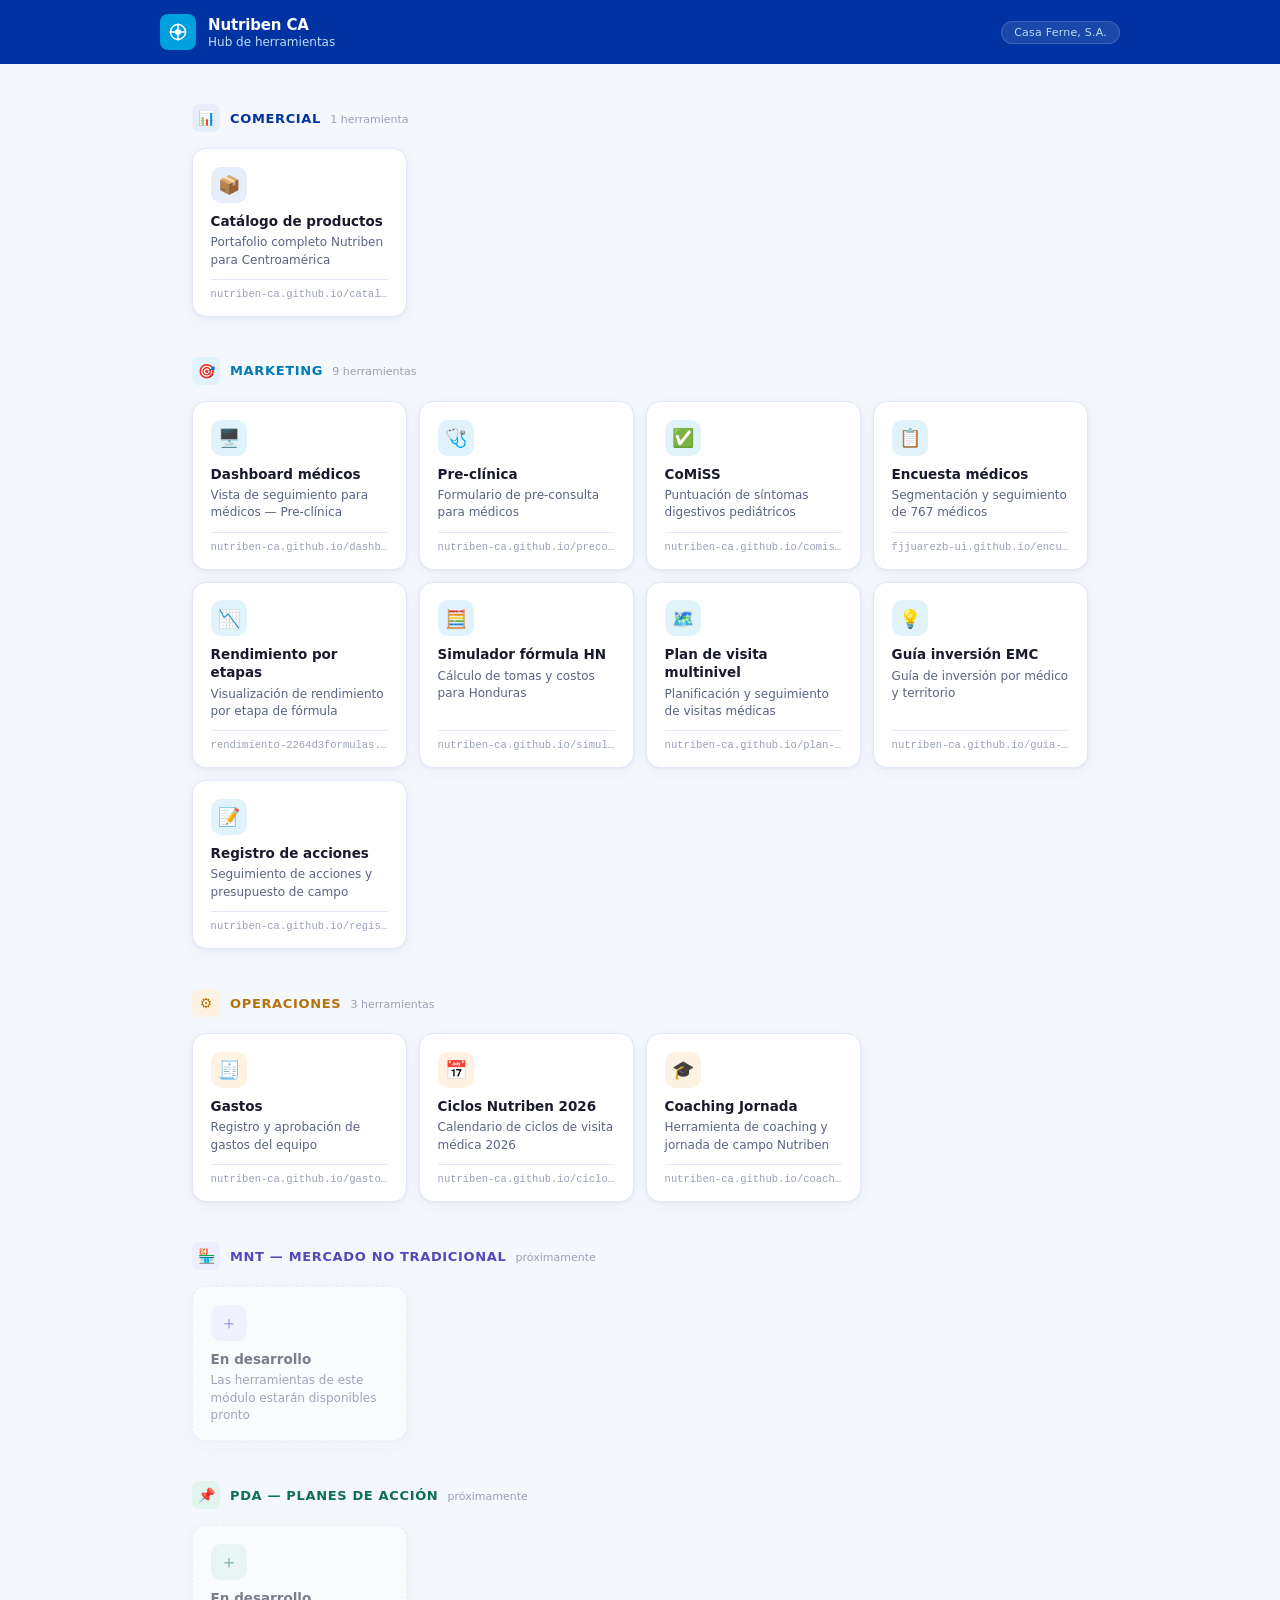
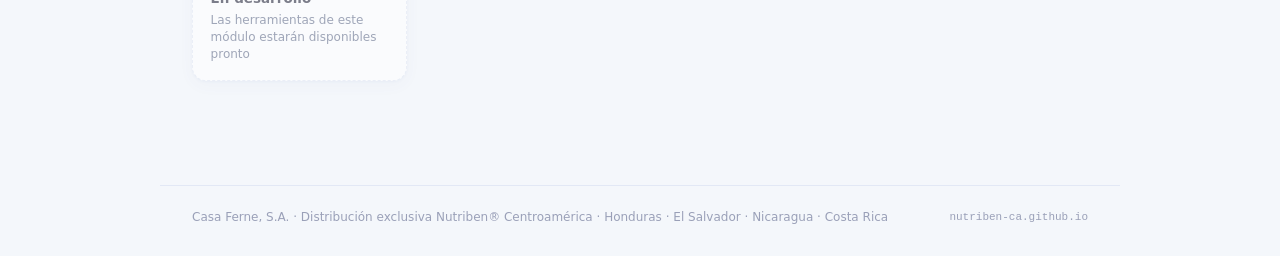
<file: index-10.html>
<!DOCTYPE html>
<html lang="es">
<head>
<meta charset="UTF-8">
<meta name="viewport" content="width=device-width, initial-scale=1.0">
<title>Nutriben CA — Hub de Herramientas</title>
<style>
  :root {
    --nb-navy: #0033A1;
    --nb-sky: #00A0DF;
    --nb-sky-light: #BADDF4;
    --nb-mid: #3F58A7;
    --nb-teal: #7EC7BD;
    --nb-orange: #FAA334;
    --nb-lavanda: #A9A5D1;
    --bg: #F4F7FB;
    --surface: #FFFFFF;
    --text-primary: #1A1A2E;
    --text-secondary: #5A6482;
    --text-muted: #9AA0B8;
    --border: #E2E8F5;
    --border-hover: #B8C8E8;
    --radius-card: 14px;
    --radius-icon: 10px;
    --shadow-card: 0 1px 3px rgba(0,51,161,0.06), 0 4px 16px rgba(0,51,161,0.04);
    --shadow-hover: 0 4px 12px rgba(0,51,161,0.12), 0 8px 24px rgba(0,51,161,0.08);
  }

  * { box-sizing: border-box; margin: 0; padding: 0; }

  body {
    font-family: -apple-system, BlinkMacSystemFont, 'Segoe UI', system-ui, sans-serif;
    background: var(--bg);
    color: var(--text-primary);
    min-height: 100vh;
  }

  /* Header */
  .header {
    background: var(--nb-navy);
    padding: 0 2rem;
  }

  .header-inner {
    max-width: 960px;
    margin: 0 auto;
    display: flex;
    align-items: center;
    justify-content: space-between;
    height: 64px;
  }

  .logo {
    display: flex;
    align-items: center;
    gap: 12px;
  }

  .logo-mark {
    width: 36px;
    height: 36px;
    background: var(--nb-sky);
    border-radius: 8px;
    display: flex;
    align-items: center;
    justify-content: center;
  }

  .logo-mark svg {
    width: 20px;
    height: 20px;
  }

  .logo-text {
    font-size: 15px;
    font-weight: 600;
    color: #FFFFFF;
    letter-spacing: -0.01em;
  }

  .logo-sub {
    font-size: 12px;
    color: var(--nb-sky-light);
    margin-top: 1px;
  }

  .header-badge {
    font-size: 11px;
    font-weight: 500;
    color: var(--nb-sky-light);
    background: rgba(255,255,255,0.1);
    border: 1px solid rgba(255,255,255,0.15);
    border-radius: 20px;
    padding: 4px 12px;
    letter-spacing: 0.02em;
  }

  /* Main */
  .main {
    max-width: 960px;
    margin: 0 auto;
    padding: 2.5rem 2rem 4rem;
  }

  /* Section */
  .section {
    margin-bottom: 2.5rem;
  }

  .section-header {
    display: flex;
    align-items: center;
    gap: 10px;
    margin-bottom: 1rem;
  }

  .section-icon {
    width: 28px;
    height: 28px;
    border-radius: 7px;
    display: flex;
    align-items: center;
    justify-content: center;
    font-size: 14px;
    flex-shrink: 0;
  }

  .section-title {
    font-size: 13px;
    font-weight: 600;
    letter-spacing: 0.05em;
    text-transform: uppercase;
  }

  .section-count {
    font-size: 11px;
    color: var(--text-muted);
    margin-left: 4px;
    font-weight: 400;
    letter-spacing: 0;
    text-transform: none;
  }

  /* Category colors */
  .cat-comercial .section-icon { background: #E6EEF9; color: var(--nb-navy); }
  .cat-comercial .section-title { color: var(--nb-navy); }
  .cat-comercial .card:hover { border-color: #8AAAD8; box-shadow: var(--shadow-hover); }
  .cat-comercial .card-icon { background: #E6EEF9; color: var(--nb-navy); }

  .cat-marketing .section-icon { background: #E0F3FB; color: #007AB8; }
  .cat-marketing .section-title { color: #007AB8; }
  .cat-marketing .card:hover { border-color: #7EC7BD; box-shadow: var(--shadow-hover); }
  .cat-marketing .card-icon { background: #E0F3FB; color: #007AB8; }

  .cat-operaciones .section-icon { background: #FEF3E2; color: #B5720A; }
  .cat-operaciones .section-title { color: #B5720A; }
  .cat-operaciones .card:hover { border-color: #FAA334; box-shadow: var(--shadow-hover); }
  .cat-operaciones .card-icon { background: #FEF3E2; color: #B5720A; }

  .cat-mnt .section-icon { background: #EEEDFE; color: #534AB7; }
  .cat-mnt .section-title { color: #534AB7; }
  .cat-mnt .card:hover { border-color: var(--nb-lavanda); box-shadow: var(--shadow-hover); }
  .cat-mnt .card-icon { background: #EEEDFE; color: #534AB7; }

  .cat-pda .section-icon { background: #E1F5EE; color: #0F6E56; }
  .cat-pda .section-title { color: #0F6E56; }
  .cat-pda .card:hover { border-color: var(--nb-teal); box-shadow: var(--shadow-hover); }
  .cat-pda .card-icon { background: #E1F5EE; color: #0F6E56; }

  /* Grid */
  .grid {
    display: grid;
    grid-template-columns: repeat(auto-fill, minmax(200px, 1fr));
    gap: 12px;
  }

  /* Card */
  .card {
    background: var(--surface);
    border: 1px solid var(--border);
    border-radius: var(--radius-card);
    padding: 1.1rem 1.1rem 1rem;
    text-decoration: none;
    display: flex;
    flex-direction: column;
    gap: 0;
    box-shadow: var(--shadow-card);
    transition: border-color 0.18s, box-shadow 0.18s, transform 0.15s;
    cursor: pointer;
  }

  .card:hover {
    transform: translateY(-2px);
  }

  .card-icon {
    width: 36px;
    height: 36px;
    border-radius: var(--radius-icon);
    display: flex;
    align-items: center;
    justify-content: center;
    font-size: 18px;
    margin-bottom: 10px;
    flex-shrink: 0;
  }

  .card-name {
    font-size: 13.5px;
    font-weight: 600;
    color: var(--text-primary);
    line-height: 1.3;
    margin-bottom: 4px;
  }

  .card-desc {
    font-size: 12px;
    color: var(--text-secondary);
    line-height: 1.45;
    flex: 1;
  }

  .card-url {
    font-size: 10.5px;
    color: var(--text-muted);
    margin-top: 10px;
    font-family: 'SF Mono', 'Fira Code', monospace;
    white-space: nowrap;
    overflow: hidden;
    text-overflow: ellipsis;
    padding-top: 8px;
    border-top: 1px solid var(--border);
  }

  /* Empty state card */
  .card-empty {
    border-style: dashed;
    opacity: 0.55;
    cursor: default;
    pointer-events: none;
  }

  .card-empty:hover {
    transform: none;
    box-shadow: var(--shadow-card);
  }

  /* Footer */
  .footer {
    max-width: 960px;
    margin: 0 auto;
    padding: 1.5rem 2rem 2rem;
    border-top: 1px solid var(--border);
    display: flex;
    align-items: center;
    justify-content: space-between;
    flex-wrap: wrap;
    gap: 8px;
  }

  .footer-left {
    font-size: 12px;
    color: var(--text-muted);
  }

  .footer-right {
    font-size: 11px;
    color: var(--text-muted);
    font-family: 'SF Mono', 'Fira Code', monospace;
  }

  @media (max-width: 600px) {
    .main { padding: 1.5rem 1rem 3rem; }
    .grid { grid-template-columns: 1fr 1fr; gap: 10px; }
    .header-badge { display: none; }
  }
</style>
</head>
<body>

<header class="header">
  <div class="header-inner">
    <div class="logo">
      <div class="logo-mark">
        <svg viewBox="0 0 20 20" fill="none" xmlns="http://www.w3.org/2000/svg">
          <circle cx="10" cy="10" r="7.5" stroke="white" stroke-width="1.5"/>
          <circle cx="10" cy="10" r="3" fill="white"/>
          <line x1="10" y1="2" x2="10" y2="6.5" stroke="white" stroke-width="1.5" stroke-linecap="round"/>
          <line x1="10" y1="13.5" x2="10" y2="18" stroke="white" stroke-width="1.5" stroke-linecap="round"/>
          <line x1="2" y1="10" x2="6.5" y2="10" stroke="white" stroke-width="1.5" stroke-linecap="round"/>
          <line x1="13.5" y1="10" x2="18" y2="10" stroke="white" stroke-width="1.5" stroke-linecap="round"/>
        </svg>
      </div>
      <div>
        <div class="logo-text">Nutriben CA</div>
        <div class="logo-sub">Hub de herramientas</div>
      </div>
    </div>
    <div class="header-badge">Casa Ferne, S.A.</div>
  </div>
</header>

<main class="main">

  <!-- COMERCIAL -->
  <div class="section cat-comercial">
    <div class="section-header">
      <div class="section-icon">📊</div>
      <div class="section-title">Comercial <span class="section-count">1 herramienta</span></div>
    </div>
    <div class="grid">
      <a class="card" href="https://nutriben-ca.github.io/catalogo-nutriben/" target="_blank" rel="noopener">
        <div class="card-icon">📦</div>
        <div class="card-name">Catálogo de productos</div>
        <div class="card-desc">Portafolio completo Nutriben para Centroamérica</div>
        <div class="card-url">nutriben-ca.github.io/catalogo-nutriben/</div>
      </a>
    </div>
  </div>

  <!-- MARKETING -->
  <div class="section cat-marketing">
    <div class="section-header">
      <div class="section-icon">🎯</div>
      <div class="section-title">Marketing <span class="section-count">9 herramientas</span></div>
    </div>
    <div class="grid">
      <a class="card" href="https://nutriben-ca.github.io/dashboard.html" target="_blank" rel="noopener">
        <div class="card-icon">🖥️</div>
        <div class="card-name">Dashboard médicos</div>
        <div class="card-desc">Vista de seguimiento para médicos — Pre-clínica</div>
        <div class="card-url">nutriben-ca.github.io/dashboard.html</div>
      </a>
      <a class="card" href="https://nutriben-ca.github.io/preconsulta_v3.html" target="_blank" rel="noopener">
        <div class="card-icon">🩺</div>
        <div class="card-name">Pre-clínica</div>
        <div class="card-desc">Formulario de pre-consulta para médicos</div>
        <div class="card-url">nutriben-ca.github.io/preconsulta_v3.html</div>
      </a>
      <a class="card" href="https://nutriben-ca.github.io/comiss/" target="_blank" rel="noopener">
        <div class="card-icon">✅</div>
        <div class="card-name">CoMiSS</div>
        <div class="card-desc">Puntuación de síntomas digestivos pediátricos</div>
        <div class="card-url">nutriben-ca.github.io/comiss/</div>
      </a>
      <a class="card" href="https://fjjuarezb-ui.github.io/encuesta-nutriben/" target="_blank" rel="noopener">
        <div class="card-icon">📋</div>
        <div class="card-name">Encuesta médicos</div>
        <div class="card-desc">Segmentación y seguimiento de 767 médicos</div>
        <div class="card-url">fjjuarezb-ui.github.io/encuesta-nutriben/</div>
      </a>
      <a class="card" href="https://rendimiento-2264d3formulas.netlify.app" target="_blank" rel="noopener">
        <div class="card-icon">📉</div>
        <div class="card-name">Rendimiento por etapas</div>
        <div class="card-desc">Visualización de rendimiento por etapa de fórmula</div>
        <div class="card-url">rendimiento-2264d3formulas.netlify.app</div>
      </a>
      <a class="card" href="https://nutriben-ca.github.io/simulador-formula/" target="_blank" rel="noopener">
        <div class="card-icon">🧮</div>
        <div class="card-name">Simulador fórmula HN</div>
        <div class="card-desc">Cálculo de tomas y costos para Honduras</div>
        <div class="card-url">nutriben-ca.github.io/simulador-formula/</div>
      </a>
      <a class="card" href="https://nutriben-ca.github.io/plan-visita/" target="_blank" rel="noopener">
        <div class="card-icon">🗺️</div>
        <div class="card-name">Plan de visita multinivel</div>
        <div class="card-desc">Planificación y seguimiento de visitas médicas</div>
        <div class="card-url">nutriben-ca.github.io/plan-visita/</div>
      </a>
      <a class="card" href="https://nutriben-ca.github.io/guia-inversion-emc/" target="_blank" rel="noopener">
        <div class="card-icon">💡</div>
        <div class="card-name">Guía inversión EMC</div>
        <div class="card-desc">Guía de inversión por médico y territorio</div>
        <div class="card-url">nutriben-ca.github.io/guia-inversion-emc/</div>
      </a>
      <a class="card" href="https://nutriben-ca.github.io/registro-acciones/" target="_blank" rel="noopener">
        <div class="card-icon">📝</div>
        <div class="card-name">Registro de acciones</div>
        <div class="card-desc">Seguimiento de acciones y presupuesto de campo</div>
        <div class="card-url">nutriben-ca.github.io/registro-acciones/</div>
      </a>
    </div>
  </div>

  <!-- OPERACIONES -->
  <div class="section cat-operaciones">
    <div class="section-header">
      <div class="section-icon">⚙️</div>
      <div class="section-title">Operaciones <span class="section-count">3 herramientas</span></div>
    </div>
    <div class="grid">
      <a class="card" href="https://nutriben-ca.github.io/gastos/" target="_blank" rel="noopener">
        <div class="card-icon">🧾</div>
        <div class="card-name">Gastos</div>
        <div class="card-desc">Registro y aprobación de gastos del equipo</div>
        <div class="card-url">nutriben-ca.github.io/gastos/</div>
      </a>
      <a class="card" href="https://nutriben-ca.github.io/ciclos-2026/" target="_blank" rel="noopener">
        <div class="card-icon">📅</div>
        <div class="card-name">Ciclos Nutriben 2026</div>
        <div class="card-desc">Calendario de ciclos de visita médica 2026</div>
        <div class="card-url">nutriben-ca.github.io/ciclos-2026/</div>
      </a>
      <a class="card" href="https://nutriben-ca.github.io/coaching-jornada/" target="_blank" rel="noopener">
        <div class="card-icon">🎓</div>
        <div class="card-name">Coaching Jornada</div>
        <div class="card-desc">Herramienta de coaching y jornada de campo Nutriben</div>
        <div class="card-url">nutriben-ca.github.io/coaching-jornada/</div>
      </a>
    </div>
  </div>

  <!-- MNT -->
  <div class="section cat-mnt">
    <div class="section-header">
      <div class="section-icon">🏪</div>
      <div class="section-title">MNT — Mercado no tradicional <span class="section-count">próximamente</span></div>
    </div>
    <div class="grid">
      <div class="card card-empty">
        <div class="card-icon">＋</div>
        <div class="card-name">En desarrollo</div>
        <div class="card-desc">Las herramientas de este módulo estarán disponibles pronto</div>
      </div>
    </div>
  </div>

  <!-- PDA -->
  <div class="section cat-pda">
    <div class="section-header">
      <div class="section-icon">📌</div>
      <div class="section-title">PDA — Planes de acción <span class="section-count">próximamente</span></div>
    </div>
    <div class="grid">
      <div class="card card-empty">
        <div class="card-icon">＋</div>
        <div class="card-name">En desarrollo</div>
        <div class="card-desc">Las herramientas de este módulo estarán disponibles pronto</div>
      </div>
    </div>
  </div>

</main>

<footer class="footer">
  <div class="footer-left">Casa Ferne, S.A. · Distribución exclusiva Nutriben® Centroamérica · Honduras · El Salvador · Nicaragua · Costa Rica</div>
  <div class="footer-right">nutriben-ca.github.io</div>
</footer>

</body>
</html>
</file>
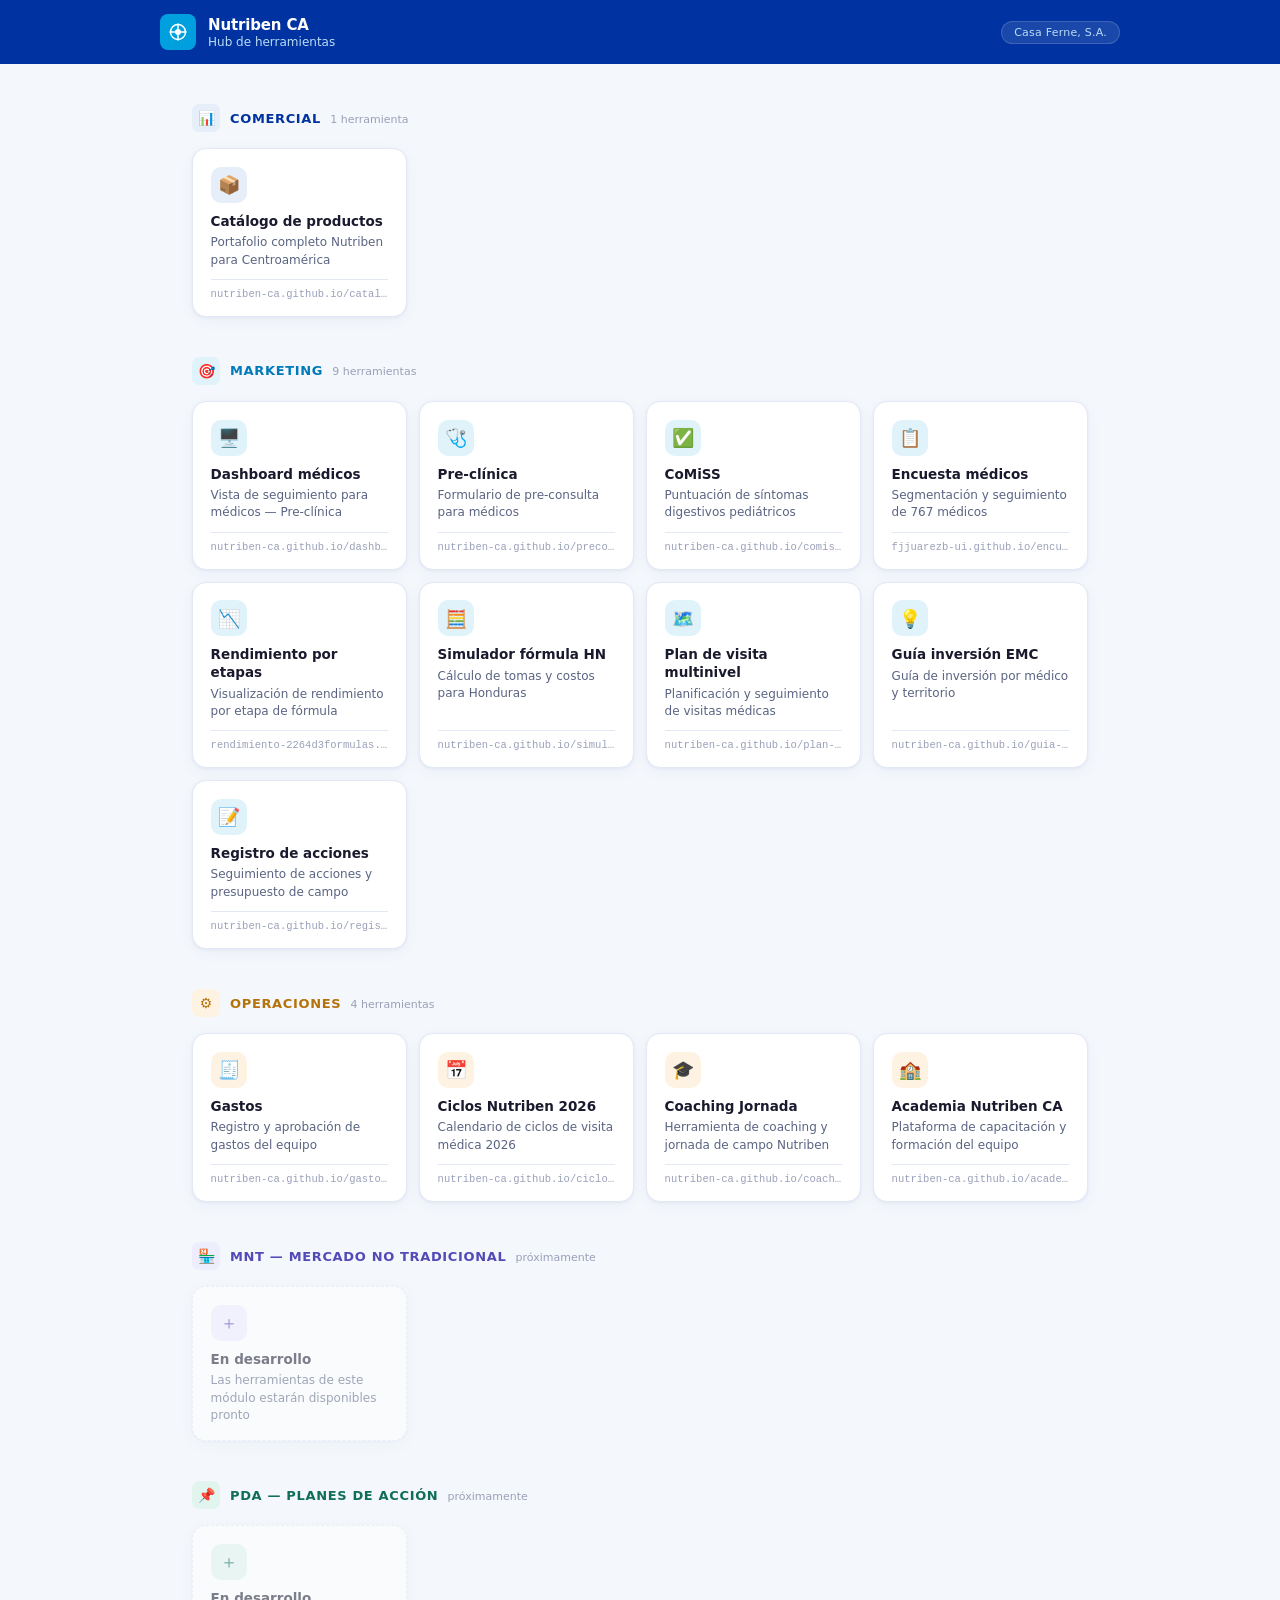
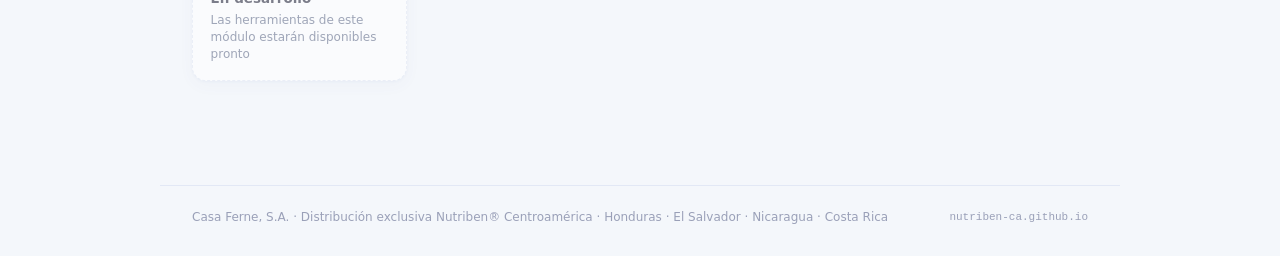
<file: index-11.html>
<!DOCTYPE html>
<html lang="es">
<head>
<meta charset="UTF-8">
<meta name="viewport" content="width=device-width, initial-scale=1.0">
<title>Nutriben CA — Hub de Herramientas</title>
<style>
  :root {
    --nb-navy: #0033A1;
    --nb-sky: #00A0DF;
    --nb-sky-light: #BADDF4;
    --nb-mid: #3F58A7;
    --nb-teal: #7EC7BD;
    --nb-orange: #FAA334;
    --nb-lavanda: #A9A5D1;
    --bg: #F4F7FB;
    --surface: #FFFFFF;
    --text-primary: #1A1A2E;
    --text-secondary: #5A6482;
    --text-muted: #9AA0B8;
    --border: #E2E8F5;
    --border-hover: #B8C8E8;
    --radius-card: 14px;
    --radius-icon: 10px;
    --shadow-card: 0 1px 3px rgba(0,51,161,0.06), 0 4px 16px rgba(0,51,161,0.04);
    --shadow-hover: 0 4px 12px rgba(0,51,161,0.12), 0 8px 24px rgba(0,51,161,0.08);
  }

  * { box-sizing: border-box; margin: 0; padding: 0; }

  body {
    font-family: -apple-system, BlinkMacSystemFont, 'Segoe UI', system-ui, sans-serif;
    background: var(--bg);
    color: var(--text-primary);
    min-height: 100vh;
  }

  /* Header */
  .header {
    background: var(--nb-navy);
    padding: 0 2rem;
  }

  .header-inner {
    max-width: 960px;
    margin: 0 auto;
    display: flex;
    align-items: center;
    justify-content: space-between;
    height: 64px;
  }

  .logo {
    display: flex;
    align-items: center;
    gap: 12px;
  }

  .logo-mark {
    width: 36px;
    height: 36px;
    background: var(--nb-sky);
    border-radius: 8px;
    display: flex;
    align-items: center;
    justify-content: center;
  }

  .logo-mark svg {
    width: 20px;
    height: 20px;
  }

  .logo-text {
    font-size: 15px;
    font-weight: 600;
    color: #FFFFFF;
    letter-spacing: -0.01em;
  }

  .logo-sub {
    font-size: 12px;
    color: var(--nb-sky-light);
    margin-top: 1px;
  }

  .header-badge {
    font-size: 11px;
    font-weight: 500;
    color: var(--nb-sky-light);
    background: rgba(255,255,255,0.1);
    border: 1px solid rgba(255,255,255,0.15);
    border-radius: 20px;
    padding: 4px 12px;
    letter-spacing: 0.02em;
  }

  /* Main */
  .main {
    max-width: 960px;
    margin: 0 auto;
    padding: 2.5rem 2rem 4rem;
  }

  /* Section */
  .section {
    margin-bottom: 2.5rem;
  }

  .section-header {
    display: flex;
    align-items: center;
    gap: 10px;
    margin-bottom: 1rem;
  }

  .section-icon {
    width: 28px;
    height: 28px;
    border-radius: 7px;
    display: flex;
    align-items: center;
    justify-content: center;
    font-size: 14px;
    flex-shrink: 0;
  }

  .section-title {
    font-size: 13px;
    font-weight: 600;
    letter-spacing: 0.05em;
    text-transform: uppercase;
  }

  .section-count {
    font-size: 11px;
    color: var(--text-muted);
    margin-left: 4px;
    font-weight: 400;
    letter-spacing: 0;
    text-transform: none;
  }

  /* Category colors */
  .cat-comercial .section-icon { background: #E6EEF9; color: var(--nb-navy); }
  .cat-comercial .section-title { color: var(--nb-navy); }
  .cat-comercial .card:hover { border-color: #8AAAD8; box-shadow: var(--shadow-hover); }
  .cat-comercial .card-icon { background: #E6EEF9; color: var(--nb-navy); }

  .cat-marketing .section-icon { background: #E0F3FB; color: #007AB8; }
  .cat-marketing .section-title { color: #007AB8; }
  .cat-marketing .card:hover { border-color: #7EC7BD; box-shadow: var(--shadow-hover); }
  .cat-marketing .card-icon { background: #E0F3FB; color: #007AB8; }

  .cat-operaciones .section-icon { background: #FEF3E2; color: #B5720A; }
  .cat-operaciones .section-title { color: #B5720A; }
  .cat-operaciones .card:hover { border-color: #FAA334; box-shadow: var(--shadow-hover); }
  .cat-operaciones .card-icon { background: #FEF3E2; color: #B5720A; }

  .cat-mnt .section-icon { background: #EEEDFE; color: #534AB7; }
  .cat-mnt .section-title { color: #534AB7; }
  .cat-mnt .card:hover { border-color: var(--nb-lavanda); box-shadow: var(--shadow-hover); }
  .cat-mnt .card-icon { background: #EEEDFE; color: #534AB7; }

  .cat-pda .section-icon { background: #E1F5EE; color: #0F6E56; }
  .cat-pda .section-title { color: #0F6E56; }
  .cat-pda .card:hover { border-color: var(--nb-teal); box-shadow: var(--shadow-hover); }
  .cat-pda .card-icon { background: #E1F5EE; color: #0F6E56; }

  /* Grid */
  .grid {
    display: grid;
    grid-template-columns: repeat(auto-fill, minmax(200px, 1fr));
    gap: 12px;
  }

  /* Card */
  .card {
    background: var(--surface);
    border: 1px solid var(--border);
    border-radius: var(--radius-card);
    padding: 1.1rem 1.1rem 1rem;
    text-decoration: none;
    display: flex;
    flex-direction: column;
    gap: 0;
    box-shadow: var(--shadow-card);
    transition: border-color 0.18s, box-shadow 0.18s, transform 0.15s;
    cursor: pointer;
  }

  .card:hover {
    transform: translateY(-2px);
  }

  .card-icon {
    width: 36px;
    height: 36px;
    border-radius: var(--radius-icon);
    display: flex;
    align-items: center;
    justify-content: center;
    font-size: 18px;
    margin-bottom: 10px;
    flex-shrink: 0;
  }

  .card-name {
    font-size: 13.5px;
    font-weight: 600;
    color: var(--text-primary);
    line-height: 1.3;
    margin-bottom: 4px;
  }

  .card-desc {
    font-size: 12px;
    color: var(--text-secondary);
    line-height: 1.45;
    flex: 1;
  }

  .card-url {
    font-size: 10.5px;
    color: var(--text-muted);
    margin-top: 10px;
    font-family: 'SF Mono', 'Fira Code', monospace;
    white-space: nowrap;
    overflow: hidden;
    text-overflow: ellipsis;
    padding-top: 8px;
    border-top: 1px solid var(--border);
  }

  /* Empty state card */
  .card-empty {
    border-style: dashed;
    opacity: 0.55;
    cursor: default;
    pointer-events: none;
  }

  .card-empty:hover {
    transform: none;
    box-shadow: var(--shadow-card);
  }

  /* Footer */
  .footer {
    max-width: 960px;
    margin: 0 auto;
    padding: 1.5rem 2rem 2rem;
    border-top: 1px solid var(--border);
    display: flex;
    align-items: center;
    justify-content: space-between;
    flex-wrap: wrap;
    gap: 8px;
  }

  .footer-left {
    font-size: 12px;
    color: var(--text-muted);
  }

  .footer-right {
    font-size: 11px;
    color: var(--text-muted);
    font-family: 'SF Mono', 'Fira Code', monospace;
  }

  @media (max-width: 600px) {
    .main { padding: 1.5rem 1rem 3rem; }
    .grid { grid-template-columns: 1fr 1fr; gap: 10px; }
    .header-badge { display: none; }
  }
</style>
</head>
<body>

<header class="header">
  <div class="header-inner">
    <div class="logo">
      <div class="logo-mark">
        <svg viewBox="0 0 20 20" fill="none" xmlns="http://www.w3.org/2000/svg">
          <circle cx="10" cy="10" r="7.5" stroke="white" stroke-width="1.5"/>
          <circle cx="10" cy="10" r="3" fill="white"/>
          <line x1="10" y1="2" x2="10" y2="6.5" stroke="white" stroke-width="1.5" stroke-linecap="round"/>
          <line x1="10" y1="13.5" x2="10" y2="18" stroke="white" stroke-width="1.5" stroke-linecap="round"/>
          <line x1="2" y1="10" x2="6.5" y2="10" stroke="white" stroke-width="1.5" stroke-linecap="round"/>
          <line x1="13.5" y1="10" x2="18" y2="10" stroke="white" stroke-width="1.5" stroke-linecap="round"/>
        </svg>
      </div>
      <div>
        <div class="logo-text">Nutriben CA</div>
        <div class="logo-sub">Hub de herramientas</div>
      </div>
    </div>
    <div class="header-badge">Casa Ferne, S.A.</div>
  </div>
</header>

<main class="main">

  <!-- COMERCIAL -->
  <div class="section cat-comercial">
    <div class="section-header">
      <div class="section-icon">📊</div>
      <div class="section-title">Comercial <span class="section-count">1 herramienta</span></div>
    </div>
    <div class="grid">
      <a class="card" href="https://nutriben-ca.github.io/catalogo-nutriben/" target="_blank" rel="noopener">
        <div class="card-icon">📦</div>
        <div class="card-name">Catálogo de productos</div>
        <div class="card-desc">Portafolio completo Nutriben para Centroamérica</div>
        <div class="card-url">nutriben-ca.github.io/catalogo-nutriben/</div>
      </a>
    </div>
  </div>

  <!-- MARKETING -->
  <div class="section cat-marketing">
    <div class="section-header">
      <div class="section-icon">🎯</div>
      <div class="section-title">Marketing <span class="section-count">9 herramientas</span></div>
    </div>
    <div class="grid">
      <a class="card" href="https://nutriben-ca.github.io/dashboard.html" target="_blank" rel="noopener">
        <div class="card-icon">🖥️</div>
        <div class="card-name">Dashboard médicos</div>
        <div class="card-desc">Vista de seguimiento para médicos — Pre-clínica</div>
        <div class="card-url">nutriben-ca.github.io/dashboard.html</div>
      </a>
      <a class="card" href="https://nutriben-ca.github.io/preconsulta_v3.html" target="_blank" rel="noopener">
        <div class="card-icon">🩺</div>
        <div class="card-name">Pre-clínica</div>
        <div class="card-desc">Formulario de pre-consulta para médicos</div>
        <div class="card-url">nutriben-ca.github.io/preconsulta_v3.html</div>
      </a>
      <a class="card" href="https://nutriben-ca.github.io/comiss/" target="_blank" rel="noopener">
        <div class="card-icon">✅</div>
        <div class="card-name">CoMiSS</div>
        <div class="card-desc">Puntuación de síntomas digestivos pediátricos</div>
        <div class="card-url">nutriben-ca.github.io/comiss/</div>
      </a>
      <a class="card" href="https://fjjuarezb-ui.github.io/encuesta-nutriben/" target="_blank" rel="noopener">
        <div class="card-icon">📋</div>
        <div class="card-name">Encuesta médicos</div>
        <div class="card-desc">Segmentación y seguimiento de 767 médicos</div>
        <div class="card-url">fjjuarezb-ui.github.io/encuesta-nutriben/</div>
      </a>
      <a class="card" href="https://rendimiento-2264d3formulas.netlify.app" target="_blank" rel="noopener">
        <div class="card-icon">📉</div>
        <div class="card-name">Rendimiento por etapas</div>
        <div class="card-desc">Visualización de rendimiento por etapa de fórmula</div>
        <div class="card-url">rendimiento-2264d3formulas.netlify.app</div>
      </a>
      <a class="card" href="https://nutriben-ca.github.io/simulador-formula/" target="_blank" rel="noopener">
        <div class="card-icon">🧮</div>
        <div class="card-name">Simulador fórmula HN</div>
        <div class="card-desc">Cálculo de tomas y costos para Honduras</div>
        <div class="card-url">nutriben-ca.github.io/simulador-formula/</div>
      </a>
      <a class="card" href="https://nutriben-ca.github.io/plan-visita/" target="_blank" rel="noopener">
        <div class="card-icon">🗺️</div>
        <div class="card-name">Plan de visita multinivel</div>
        <div class="card-desc">Planificación y seguimiento de visitas médicas</div>
        <div class="card-url">nutriben-ca.github.io/plan-visita/</div>
      </a>
      <a class="card" href="https://nutriben-ca.github.io/guia-inversion-emc/" target="_blank" rel="noopener">
        <div class="card-icon">💡</div>
        <div class="card-name">Guía inversión EMC</div>
        <div class="card-desc">Guía de inversión por médico y territorio</div>
        <div class="card-url">nutriben-ca.github.io/guia-inversion-emc/</div>
      </a>
      <a class="card" href="https://nutriben-ca.github.io/registro-acciones/" target="_blank" rel="noopener">
        <div class="card-icon">📝</div>
        <div class="card-name">Registro de acciones</div>
        <div class="card-desc">Seguimiento de acciones y presupuesto de campo</div>
        <div class="card-url">nutriben-ca.github.io/registro-acciones/</div>
      </a>
    </div>
  </div>

  <!-- OPERACIONES -->
  <div class="section cat-operaciones">
    <div class="section-header">
      <div class="section-icon">⚙️</div>
      <div class="section-title">Operaciones <span class="section-count">4 herramientas</span></div>
    </div>
    <div class="grid">
      <a class="card" href="https://nutriben-ca.github.io/gastos/" target="_blank" rel="noopener">
        <div class="card-icon">🧾</div>
        <div class="card-name">Gastos</div>
        <div class="card-desc">Registro y aprobación de gastos del equipo</div>
        <div class="card-url">nutriben-ca.github.io/gastos/</div>
      </a>
      <a class="card" href="https://nutriben-ca.github.io/ciclos-2026/" target="_blank" rel="noopener">
        <div class="card-icon">📅</div>
        <div class="card-name">Ciclos Nutriben 2026</div>
        <div class="card-desc">Calendario de ciclos de visita médica 2026</div>
        <div class="card-url">nutriben-ca.github.io/ciclos-2026/</div>
      </a>
      <a class="card" href="https://nutriben-ca.github.io/coaching-jornada/" target="_blank" rel="noopener">
        <div class="card-icon">🎓</div>
        <div class="card-name">Coaching Jornada</div>
        <div class="card-desc">Herramienta de coaching y jornada de campo Nutriben</div>
        <div class="card-url">nutriben-ca.github.io/coaching-jornada/</div>
      </a>
      <a class="card" href="https://nutriben-ca.github.io/academia-nutriben/" target="_blank" rel="noopener">
        <div class="card-icon">🏫</div>
        <div class="card-name">Academia Nutriben CA</div>
        <div class="card-desc">Plataforma de capacitación y formación del equipo</div>
        <div class="card-url">nutriben-ca.github.io/academia-nutriben/</div>
      </a>
    </div>
  </div>

  <!-- MNT -->
  <div class="section cat-mnt">
    <div class="section-header">
      <div class="section-icon">🏪</div>
      <div class="section-title">MNT — Mercado no tradicional <span class="section-count">próximamente</span></div>
    </div>
    <div class="grid">
      <div class="card card-empty">
        <div class="card-icon">＋</div>
        <div class="card-name">En desarrollo</div>
        <div class="card-desc">Las herramientas de este módulo estarán disponibles pronto</div>
      </div>
    </div>
  </div>

  <!-- PDA -->
  <div class="section cat-pda">
    <div class="section-header">
      <div class="section-icon">📌</div>
      <div class="section-title">PDA — Planes de acción <span class="section-count">próximamente</span></div>
    </div>
    <div class="grid">
      <div class="card card-empty">
        <div class="card-icon">＋</div>
        <div class="card-name">En desarrollo</div>
        <div class="card-desc">Las herramientas de este módulo estarán disponibles pronto</div>
      </div>
    </div>
  </div>

</main>

<footer class="footer">
  <div class="footer-left">Casa Ferne, S.A. · Distribución exclusiva Nutriben® Centroamérica · Honduras · El Salvador · Nicaragua · Costa Rica</div>
  <div class="footer-right">nutriben-ca.github.io</div>
</footer>

</body>
</html>
</file>
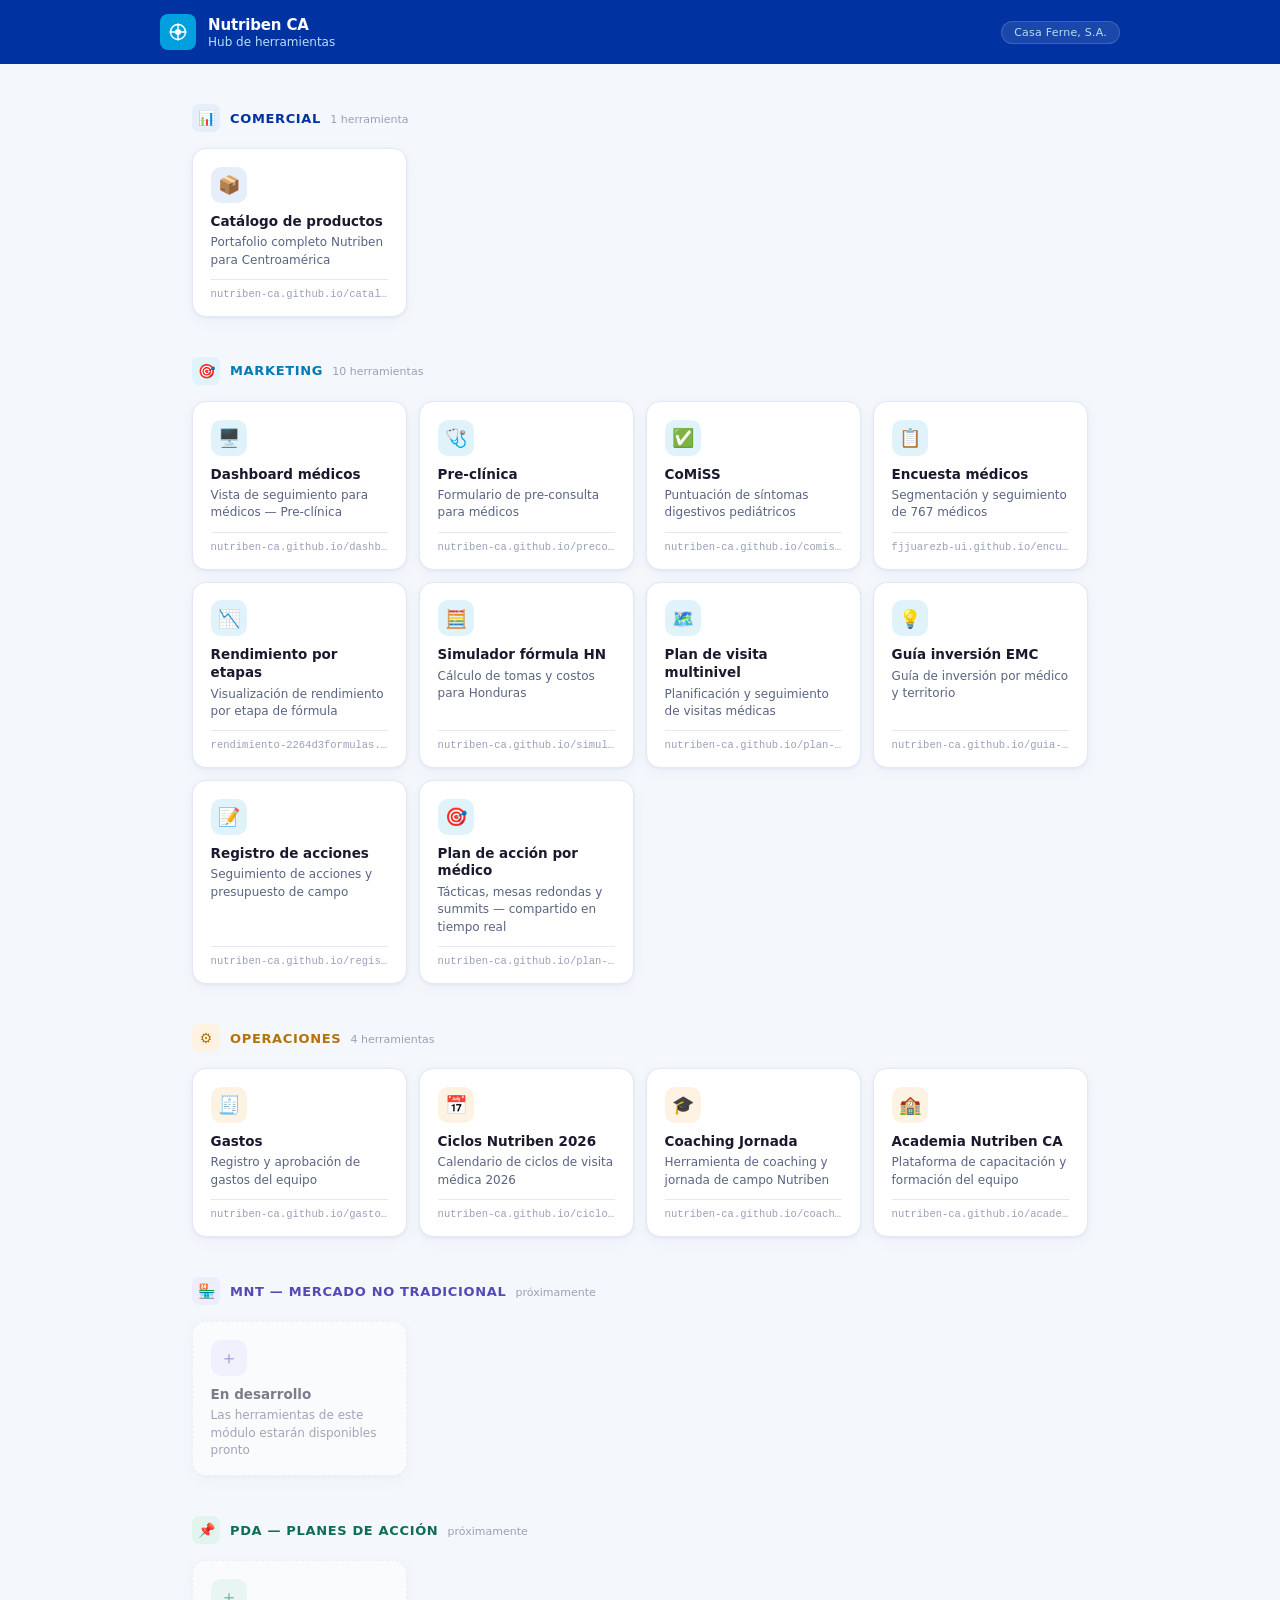
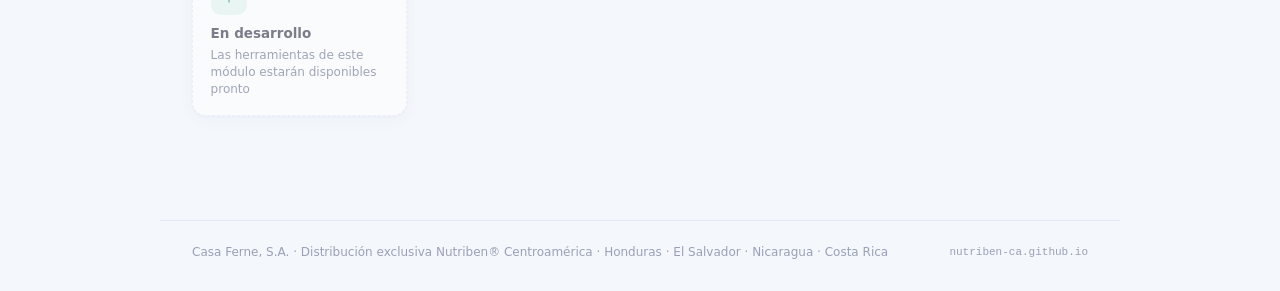
<file: index-12.html>
<!DOCTYPE html>
<html lang="es">
<head>
<meta charset="UTF-8">
<meta name="viewport" content="width=device-width, initial-scale=1.0">
<title>Nutriben CA — Hub de Herramientas</title>
<style>
  :root {
    --nb-navy: #0033A1;
    --nb-sky: #00A0DF;
    --nb-sky-light: #BADDF4;
    --nb-mid: #3F58A7;
    --nb-teal: #7EC7BD;
    --nb-orange: #FAA334;
    --nb-lavanda: #A9A5D1;
    --bg: #F4F7FB;
    --surface: #FFFFFF;
    --text-primary: #1A1A2E;
    --text-secondary: #5A6482;
    --text-muted: #9AA0B8;
    --border: #E2E8F5;
    --border-hover: #B8C8E8;
    --radius-card: 14px;
    --radius-icon: 10px;
    --shadow-card: 0 1px 3px rgba(0,51,161,0.06), 0 4px 16px rgba(0,51,161,0.04);
    --shadow-hover: 0 4px 12px rgba(0,51,161,0.12), 0 8px 24px rgba(0,51,161,0.08);
  }

  * { box-sizing: border-box; margin: 0; padding: 0; }

  body {
    font-family: -apple-system, BlinkMacSystemFont, 'Segoe UI', system-ui, sans-serif;
    background: var(--bg);
    color: var(--text-primary);
    min-height: 100vh;
  }

  /* Header */
  .header {
    background: var(--nb-navy);
    padding: 0 2rem;
  }

  .header-inner {
    max-width: 960px;
    margin: 0 auto;
    display: flex;
    align-items: center;
    justify-content: space-between;
    height: 64px;
  }

  .logo {
    display: flex;
    align-items: center;
    gap: 12px;
  }

  .logo-mark {
    width: 36px;
    height: 36px;
    background: var(--nb-sky);
    border-radius: 8px;
    display: flex;
    align-items: center;
    justify-content: center;
  }

  .logo-mark svg {
    width: 20px;
    height: 20px;
  }

  .logo-text {
    font-size: 15px;
    font-weight: 600;
    color: #FFFFFF;
    letter-spacing: -0.01em;
  }

  .logo-sub {
    font-size: 12px;
    color: var(--nb-sky-light);
    margin-top: 1px;
  }

  .header-badge {
    font-size: 11px;
    font-weight: 500;
    color: var(--nb-sky-light);
    background: rgba(255,255,255,0.1);
    border: 1px solid rgba(255,255,255,0.15);
    border-radius: 20px;
    padding: 4px 12px;
    letter-spacing: 0.02em;
  }

  /* Main */
  .main {
    max-width: 960px;
    margin: 0 auto;
    padding: 2.5rem 2rem 4rem;
  }

  /* Section */
  .section {
    margin-bottom: 2.5rem;
  }

  .section-header {
    display: flex;
    align-items: center;
    gap: 10px;
    margin-bottom: 1rem;
  }

  .section-icon {
    width: 28px;
    height: 28px;
    border-radius: 7px;
    display: flex;
    align-items: center;
    justify-content: center;
    font-size: 14px;
    flex-shrink: 0;
  }

  .section-title {
    font-size: 13px;
    font-weight: 600;
    letter-spacing: 0.05em;
    text-transform: uppercase;
  }

  .section-count {
    font-size: 11px;
    color: var(--text-muted);
    margin-left: 4px;
    font-weight: 400;
    letter-spacing: 0;
    text-transform: none;
  }

  /* Category colors */
  .cat-comercial .section-icon { background: #E6EEF9; color: var(--nb-navy); }
  .cat-comercial .section-title { color: var(--nb-navy); }
  .cat-comercial .card:hover { border-color: #8AAAD8; box-shadow: var(--shadow-hover); }
  .cat-comercial .card-icon { background: #E6EEF9; color: var(--nb-navy); }

  .cat-marketing .section-icon { background: #E0F3FB; color: #007AB8; }
  .cat-marketing .section-title { color: #007AB8; }
  .cat-marketing .card:hover { border-color: #7EC7BD; box-shadow: var(--shadow-hover); }
  .cat-marketing .card-icon { background: #E0F3FB; color: #007AB8; }

  .cat-operaciones .section-icon { background: #FEF3E2; color: #B5720A; }
  .cat-operaciones .section-title { color: #B5720A; }
  .cat-operaciones .card:hover { border-color: #FAA334; box-shadow: var(--shadow-hover); }
  .cat-operaciones .card-icon { background: #FEF3E2; color: #B5720A; }

  .cat-mnt .section-icon { background: #EEEDFE; color: #534AB7; }
  .cat-mnt .section-title { color: #534AB7; }
  .cat-mnt .card:hover { border-color: var(--nb-lavanda); box-shadow: var(--shadow-hover); }
  .cat-mnt .card-icon { background: #EEEDFE; color: #534AB7; }

  .cat-pda .section-icon { background: #E1F5EE; color: #0F6E56; }
  .cat-pda .section-title { color: #0F6E56; }
  .cat-pda .card:hover { border-color: var(--nb-teal); box-shadow: var(--shadow-hover); }
  .cat-pda .card-icon { background: #E1F5EE; color: #0F6E56; }

  /* Grid */
  .grid {
    display: grid;
    grid-template-columns: repeat(auto-fill, minmax(200px, 1fr));
    gap: 12px;
  }

  /* Card */
  .card {
    background: var(--surface);
    border: 1px solid var(--border);
    border-radius: var(--radius-card);
    padding: 1.1rem 1.1rem 1rem;
    text-decoration: none;
    display: flex;
    flex-direction: column;
    gap: 0;
    box-shadow: var(--shadow-card);
    transition: border-color 0.18s, box-shadow 0.18s, transform 0.15s;
    cursor: pointer;
  }

  .card:hover {
    transform: translateY(-2px);
  }

  .card-icon {
    width: 36px;
    height: 36px;
    border-radius: var(--radius-icon);
    display: flex;
    align-items: center;
    justify-content: center;
    font-size: 18px;
    margin-bottom: 10px;
    flex-shrink: 0;
  }

  .card-name {
    font-size: 13.5px;
    font-weight: 600;
    color: var(--text-primary);
    line-height: 1.3;
    margin-bottom: 4px;
  }

  .card-desc {
    font-size: 12px;
    color: var(--text-secondary);
    line-height: 1.45;
    flex: 1;
  }

  .card-url {
    font-size: 10.5px;
    color: var(--text-muted);
    margin-top: 10px;
    font-family: 'SF Mono', 'Fira Code', monospace;
    white-space: nowrap;
    overflow: hidden;
    text-overflow: ellipsis;
    padding-top: 8px;
    border-top: 1px solid var(--border);
  }

  /* Empty state card */
  .card-empty {
    border-style: dashed;
    opacity: 0.55;
    cursor: default;
    pointer-events: none;
  }

  .card-empty:hover {
    transform: none;
    box-shadow: var(--shadow-card);
  }

  /* Footer */
  .footer {
    max-width: 960px;
    margin: 0 auto;
    padding: 1.5rem 2rem 2rem;
    border-top: 1px solid var(--border);
    display: flex;
    align-items: center;
    justify-content: space-between;
    flex-wrap: wrap;
    gap: 8px;
  }

  .footer-left {
    font-size: 12px;
    color: var(--text-muted);
  }

  .footer-right {
    font-size: 11px;
    color: var(--text-muted);
    font-family: 'SF Mono', 'Fira Code', monospace;
  }

  @media (max-width: 600px) {
    .main { padding: 1.5rem 1rem 3rem; }
    .grid { grid-template-columns: 1fr 1fr; gap: 10px; }
    .header-badge { display: none; }
  }
</style>
</head>
<body>

<header class="header">
  <div class="header-inner">
    <div class="logo">
      <div class="logo-mark">
        <svg viewBox="0 0 20 20" fill="none" xmlns="http://www.w3.org/2000/svg">
          <circle cx="10" cy="10" r="7.5" stroke="white" stroke-width="1.5"/>
          <circle cx="10" cy="10" r="3" fill="white"/>
          <line x1="10" y1="2" x2="10" y2="6.5" stroke="white" stroke-width="1.5" stroke-linecap="round"/>
          <line x1="10" y1="13.5" x2="10" y2="18" stroke="white" stroke-width="1.5" stroke-linecap="round"/>
          <line x1="2" y1="10" x2="6.5" y2="10" stroke="white" stroke-width="1.5" stroke-linecap="round"/>
          <line x1="13.5" y1="10" x2="18" y2="10" stroke="white" stroke-width="1.5" stroke-linecap="round"/>
        </svg>
      </div>
      <div>
        <div class="logo-text">Nutriben CA</div>
        <div class="logo-sub">Hub de herramientas</div>
      </div>
    </div>
    <div class="header-badge">Casa Ferne, S.A.</div>
  </div>
</header>

<main class="main">

  <!-- COMERCIAL -->
  <div class="section cat-comercial">
    <div class="section-header">
      <div class="section-icon">📊</div>
      <div class="section-title">Comercial <span class="section-count">1 herramienta</span></div>
    </div>
    <div class="grid">
      <a class="card" href="https://nutriben-ca.github.io/catalogo-nutriben/" target="_blank" rel="noopener">
        <div class="card-icon">📦</div>
        <div class="card-name">Catálogo de productos</div>
        <div class="card-desc">Portafolio completo Nutriben para Centroamérica</div>
        <div class="card-url">nutriben-ca.github.io/catalogo-nutriben/</div>
      </a>
    </div>
  </div>

  <!-- MARKETING -->
  <div class="section cat-marketing">
    <div class="section-header">
      <div class="section-icon">🎯</div>
      <div class="section-title">Marketing <span class="section-count">10 herramientas</span></div>
    </div>
    <div class="grid">
      <a class="card" href="https://nutriben-ca.github.io/dashboard.html" target="_blank" rel="noopener">
        <div class="card-icon">🖥️</div>
        <div class="card-name">Dashboard médicos</div>
        <div class="card-desc">Vista de seguimiento para médicos — Pre-clínica</div>
        <div class="card-url">nutriben-ca.github.io/dashboard.html</div>
      </a>
      <a class="card" href="https://nutriben-ca.github.io/preconsulta_v3.html" target="_blank" rel="noopener">
        <div class="card-icon">🩺</div>
        <div class="card-name">Pre-clínica</div>
        <div class="card-desc">Formulario de pre-consulta para médicos</div>
        <div class="card-url">nutriben-ca.github.io/preconsulta_v3.html</div>
      </a>
      <a class="card" href="https://nutriben-ca.github.io/comiss/" target="_blank" rel="noopener">
        <div class="card-icon">✅</div>
        <div class="card-name">CoMiSS</div>
        <div class="card-desc">Puntuación de síntomas digestivos pediátricos</div>
        <div class="card-url">nutriben-ca.github.io/comiss/</div>
      </a>
      <a class="card" href="https://fjjuarezb-ui.github.io/encuesta-nutriben/" target="_blank" rel="noopener">
        <div class="card-icon">📋</div>
        <div class="card-name">Encuesta médicos</div>
        <div class="card-desc">Segmentación y seguimiento de 767 médicos</div>
        <div class="card-url">fjjuarezb-ui.github.io/encuesta-nutriben/</div>
      </a>
      <a class="card" href="https://rendimiento-2264d3formulas.netlify.app" target="_blank" rel="noopener">
        <div class="card-icon">📉</div>
        <div class="card-name">Rendimiento por etapas</div>
        <div class="card-desc">Visualización de rendimiento por etapa de fórmula</div>
        <div class="card-url">rendimiento-2264d3formulas.netlify.app</div>
      </a>
      <a class="card" href="https://nutriben-ca.github.io/simulador-formula/" target="_blank" rel="noopener">
        <div class="card-icon">🧮</div>
        <div class="card-name">Simulador fórmula HN</div>
        <div class="card-desc">Cálculo de tomas y costos para Honduras</div>
        <div class="card-url">nutriben-ca.github.io/simulador-formula/</div>
      </a>
      <a class="card" href="https://nutriben-ca.github.io/plan-visita/" target="_blank" rel="noopener">
        <div class="card-icon">🗺️</div>
        <div class="card-name">Plan de visita multinivel</div>
        <div class="card-desc">Planificación y seguimiento de visitas médicas</div>
        <div class="card-url">nutriben-ca.github.io/plan-visita/</div>
      </a>
      <a class="card" href="https://nutriben-ca.github.io/guia-inversion-emc/" target="_blank" rel="noopener">
        <div class="card-icon">💡</div>
        <div class="card-name">Guía inversión EMC</div>
        <div class="card-desc">Guía de inversión por médico y territorio</div>
        <div class="card-url">nutriben-ca.github.io/guia-inversion-emc/</div>
      </a>
      <a class="card" href="https://nutriben-ca.github.io/registro-acciones/" target="_blank" rel="noopener">
        <div class="card-icon">📝</div>
        <div class="card-name">Registro de acciones</div>
        <div class="card-desc">Seguimiento de acciones y presupuesto de campo</div>
        <div class="card-url">nutriben-ca.github.io/registro-acciones/</div>
      </a>
      <a class="card" href="https://nutriben-ca.github.io/plan-accion/" target="_blank" rel="noopener">
        <div class="card-icon">🎯</div>
        <div class="card-name">Plan de acción por médico</div>
        <div class="card-desc">Tácticas, mesas redondas y summits — compartido en tiempo real</div>
        <div class="card-url">nutriben-ca.github.io/plan-accion/</div>
      </a>
    </div>
  </div>

  <!-- OPERACIONES -->
  <div class="section cat-operaciones">
    <div class="section-header">
      <div class="section-icon">⚙️</div>
      <div class="section-title">Operaciones <span class="section-count">4 herramientas</span></div>
    </div>
    <div class="grid">
      <a class="card" href="https://nutriben-ca.github.io/gastos/" target="_blank" rel="noopener">
        <div class="card-icon">🧾</div>
        <div class="card-name">Gastos</div>
        <div class="card-desc">Registro y aprobación de gastos del equipo</div>
        <div class="card-url">nutriben-ca.github.io/gastos/</div>
      </a>
      <a class="card" href="https://nutriben-ca.github.io/ciclos-2026/" target="_blank" rel="noopener">
        <div class="card-icon">📅</div>
        <div class="card-name">Ciclos Nutriben 2026</div>
        <div class="card-desc">Calendario de ciclos de visita médica 2026</div>
        <div class="card-url">nutriben-ca.github.io/ciclos-2026/</div>
      </a>
      <a class="card" href="https://nutriben-ca.github.io/coaching-jornada/" target="_blank" rel="noopener">
        <div class="card-icon">🎓</div>
        <div class="card-name">Coaching Jornada</div>
        <div class="card-desc">Herramienta de coaching y jornada de campo Nutriben</div>
        <div class="card-url">nutriben-ca.github.io/coaching-jornada/</div>
      </a>
      <a class="card" href="https://nutriben-ca.github.io/academia-nutriben/" target="_blank" rel="noopener">
        <div class="card-icon">🏫</div>
        <div class="card-name">Academia Nutriben CA</div>
        <div class="card-desc">Plataforma de capacitación y formación del equipo</div>
        <div class="card-url">nutriben-ca.github.io/academia-nutriben/</div>
      </a>
    </div>
  </div>

  <!-- MNT -->
  <div class="section cat-mnt">
    <div class="section-header">
      <div class="section-icon">🏪</div>
      <div class="section-title">MNT — Mercado no tradicional <span class="section-count">próximamente</span></div>
    </div>
    <div class="grid">
      <div class="card card-empty">
        <div class="card-icon">＋</div>
        <div class="card-name">En desarrollo</div>
        <div class="card-desc">Las herramientas de este módulo estarán disponibles pronto</div>
      </div>
    </div>
  </div>

  <!-- PDA -->
  <div class="section cat-pda">
    <div class="section-header">
      <div class="section-icon">📌</div>
      <div class="section-title">PDA — Planes de acción <span class="section-count">próximamente</span></div>
    </div>
    <div class="grid">
      <div class="card card-empty">
        <div class="card-icon">＋</div>
        <div class="card-name">En desarrollo</div>
        <div class="card-desc">Las herramientas de este módulo estarán disponibles pronto</div>
      </div>
    </div>
  </div>

</main>

<footer class="footer">
  <div class="footer-left">Casa Ferne, S.A. · Distribución exclusiva Nutriben® Centroamérica · Honduras · El Salvador · Nicaragua · Costa Rica</div>
  <div class="footer-right">nutriben-ca.github.io</div>
</footer>

</body>
</html>
</file>
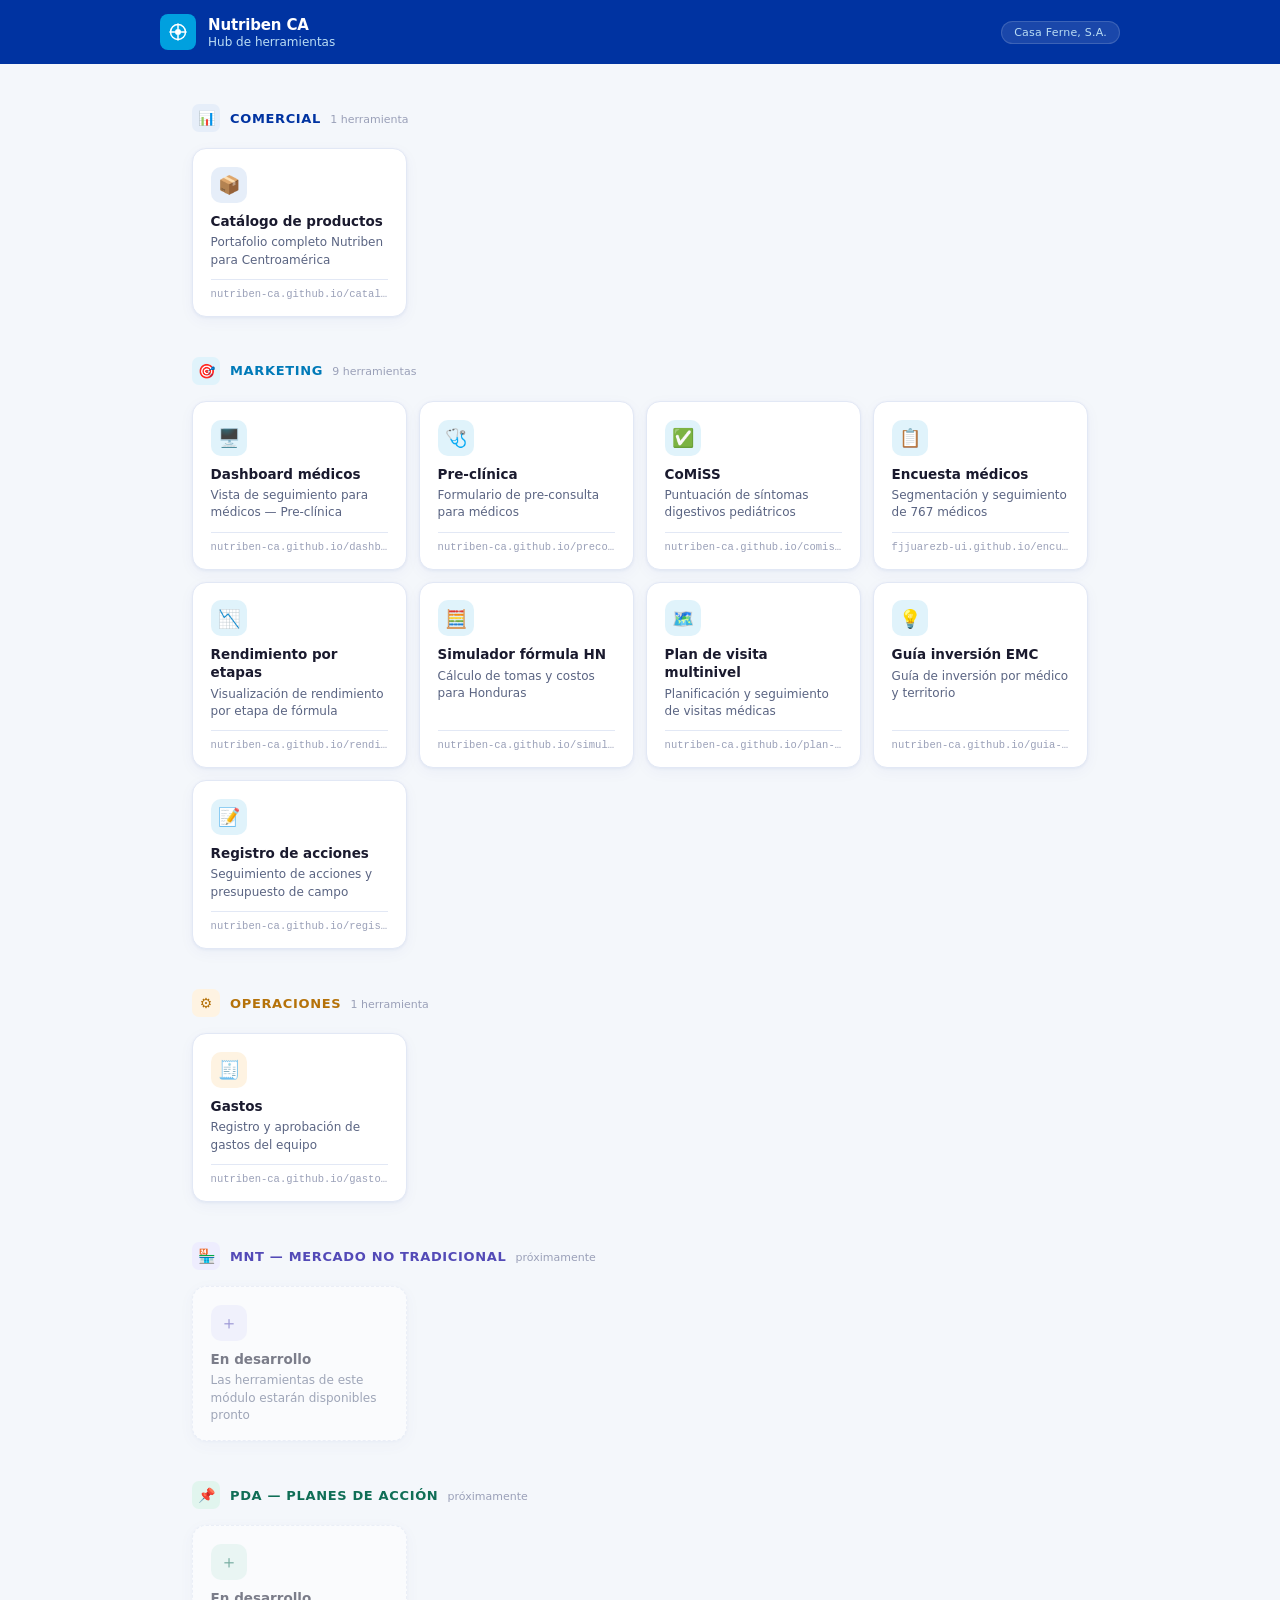
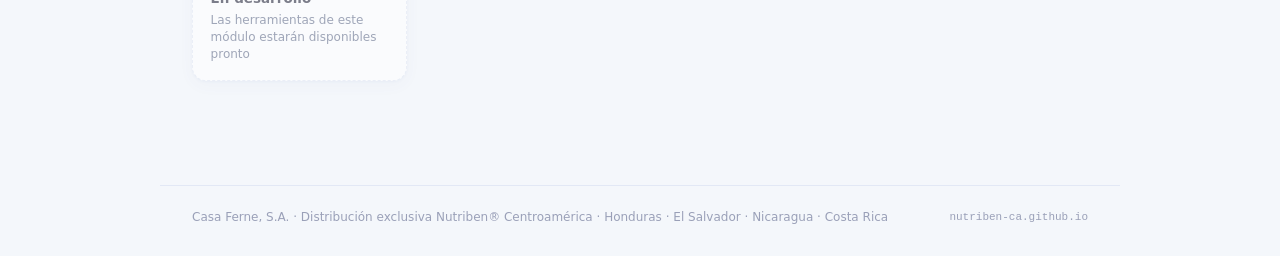
<file: index-7.html>
<!DOCTYPE html>
<html lang="es">
<head>
<meta charset="UTF-8">
<meta name="viewport" content="width=device-width, initial-scale=1.0">
<title>Nutriben CA — Hub de Herramientas</title>
<style>
  :root {
    --nb-navy: #0033A1;
    --nb-sky: #00A0DF;
    --nb-sky-light: #BADDF4;
    --nb-mid: #3F58A7;
    --nb-teal: #7EC7BD;
    --nb-orange: #FAA334;
    --nb-lavanda: #A9A5D1;
    --bg: #F4F7FB;
    --surface: #FFFFFF;
    --text-primary: #1A1A2E;
    --text-secondary: #5A6482;
    --text-muted: #9AA0B8;
    --border: #E2E8F5;
    --border-hover: #B8C8E8;
    --radius-card: 14px;
    --radius-icon: 10px;
    --shadow-card: 0 1px 3px rgba(0,51,161,0.06), 0 4px 16px rgba(0,51,161,0.04);
    --shadow-hover: 0 4px 12px rgba(0,51,161,0.12), 0 8px 24px rgba(0,51,161,0.08);
  }

  * { box-sizing: border-box; margin: 0; padding: 0; }

  body {
    font-family: -apple-system, BlinkMacSystemFont, 'Segoe UI', system-ui, sans-serif;
    background: var(--bg);
    color: var(--text-primary);
    min-height: 100vh;
  }

  /* Header */
  .header {
    background: var(--nb-navy);
    padding: 0 2rem;
  }

  .header-inner {
    max-width: 960px;
    margin: 0 auto;
    display: flex;
    align-items: center;
    justify-content: space-between;
    height: 64px;
  }

  .logo {
    display: flex;
    align-items: center;
    gap: 12px;
  }

  .logo-mark {
    width: 36px;
    height: 36px;
    background: var(--nb-sky);
    border-radius: 8px;
    display: flex;
    align-items: center;
    justify-content: center;
  }

  .logo-mark svg {
    width: 20px;
    height: 20px;
  }

  .logo-text {
    font-size: 15px;
    font-weight: 600;
    color: #FFFFFF;
    letter-spacing: -0.01em;
  }

  .logo-sub {
    font-size: 12px;
    color: var(--nb-sky-light);
    margin-top: 1px;
  }

  .header-badge {
    font-size: 11px;
    font-weight: 500;
    color: var(--nb-sky-light);
    background: rgba(255,255,255,0.1);
    border: 1px solid rgba(255,255,255,0.15);
    border-radius: 20px;
    padding: 4px 12px;
    letter-spacing: 0.02em;
  }

  /* Main */
  .main {
    max-width: 960px;
    margin: 0 auto;
    padding: 2.5rem 2rem 4rem;
  }

  /* Section */
  .section {
    margin-bottom: 2.5rem;
  }

  .section-header {
    display: flex;
    align-items: center;
    gap: 10px;
    margin-bottom: 1rem;
  }

  .section-icon {
    width: 28px;
    height: 28px;
    border-radius: 7px;
    display: flex;
    align-items: center;
    justify-content: center;
    font-size: 14px;
    flex-shrink: 0;
  }

  .section-title {
    font-size: 13px;
    font-weight: 600;
    letter-spacing: 0.05em;
    text-transform: uppercase;
  }

  .section-count {
    font-size: 11px;
    color: var(--text-muted);
    margin-left: 4px;
    font-weight: 400;
    letter-spacing: 0;
    text-transform: none;
  }

  /* Category colors */
  .cat-comercial .section-icon { background: #E6EEF9; color: var(--nb-navy); }
  .cat-comercial .section-title { color: var(--nb-navy); }
  .cat-comercial .card:hover { border-color: #8AAAD8; box-shadow: var(--shadow-hover); }
  .cat-comercial .card-icon { background: #E6EEF9; color: var(--nb-navy); }

  .cat-marketing .section-icon { background: #E0F3FB; color: #007AB8; }
  .cat-marketing .section-title { color: #007AB8; }
  .cat-marketing .card:hover { border-color: #7EC7BD; box-shadow: var(--shadow-hover); }
  .cat-marketing .card-icon { background: #E0F3FB; color: #007AB8; }

  .cat-operaciones .section-icon { background: #FEF3E2; color: #B5720A; }
  .cat-operaciones .section-title { color: #B5720A; }
  .cat-operaciones .card:hover { border-color: #FAA334; box-shadow: var(--shadow-hover); }
  .cat-operaciones .card-icon { background: #FEF3E2; color: #B5720A; }

  .cat-mnt .section-icon { background: #EEEDFE; color: #534AB7; }
  .cat-mnt .section-title { color: #534AB7; }
  .cat-mnt .card:hover { border-color: var(--nb-lavanda); box-shadow: var(--shadow-hover); }
  .cat-mnt .card-icon { background: #EEEDFE; color: #534AB7; }

  .cat-pda .section-icon { background: #E1F5EE; color: #0F6E56; }
  .cat-pda .section-title { color: #0F6E56; }
  .cat-pda .card:hover { border-color: var(--nb-teal); box-shadow: var(--shadow-hover); }
  .cat-pda .card-icon { background: #E1F5EE; color: #0F6E56; }

  /* Grid */
  .grid {
    display: grid;
    grid-template-columns: repeat(auto-fill, minmax(200px, 1fr));
    gap: 12px;
  }

  /* Card */
  .card {
    background: var(--surface);
    border: 1px solid var(--border);
    border-radius: var(--radius-card);
    padding: 1.1rem 1.1rem 1rem;
    text-decoration: none;
    display: flex;
    flex-direction: column;
    gap: 0;
    box-shadow: var(--shadow-card);
    transition: border-color 0.18s, box-shadow 0.18s, transform 0.15s;
    cursor: pointer;
  }

  .card:hover {
    transform: translateY(-2px);
  }

  .card-icon {
    width: 36px;
    height: 36px;
    border-radius: var(--radius-icon);
    display: flex;
    align-items: center;
    justify-content: center;
    font-size: 18px;
    margin-bottom: 10px;
    flex-shrink: 0;
  }

  .card-name {
    font-size: 13.5px;
    font-weight: 600;
    color: var(--text-primary);
    line-height: 1.3;
    margin-bottom: 4px;
  }

  .card-desc {
    font-size: 12px;
    color: var(--text-secondary);
    line-height: 1.45;
    flex: 1;
  }

  .card-url {
    font-size: 10.5px;
    color: var(--text-muted);
    margin-top: 10px;
    font-family: 'SF Mono', 'Fira Code', monospace;
    white-space: nowrap;
    overflow: hidden;
    text-overflow: ellipsis;
    padding-top: 8px;
    border-top: 1px solid var(--border);
  }

  /* Empty state card */
  .card-empty {
    border-style: dashed;
    opacity: 0.55;
    cursor: default;
    pointer-events: none;
  }

  .card-empty:hover {
    transform: none;
    box-shadow: var(--shadow-card);
  }

  /* Footer */
  .footer {
    max-width: 960px;
    margin: 0 auto;
    padding: 1.5rem 2rem 2rem;
    border-top: 1px solid var(--border);
    display: flex;
    align-items: center;
    justify-content: space-between;
    flex-wrap: wrap;
    gap: 8px;
  }

  .footer-left {
    font-size: 12px;
    color: var(--text-muted);
  }

  .footer-right {
    font-size: 11px;
    color: var(--text-muted);
    font-family: 'SF Mono', 'Fira Code', monospace;
  }

  @media (max-width: 600px) {
    .main { padding: 1.5rem 1rem 3rem; }
    .grid { grid-template-columns: 1fr 1fr; gap: 10px; }
    .header-badge { display: none; }
  }
</style>
</head>
<body>

<header class="header">
  <div class="header-inner">
    <div class="logo">
      <div class="logo-mark">
        <svg viewBox="0 0 20 20" fill="none" xmlns="http://www.w3.org/2000/svg">
          <circle cx="10" cy="10" r="7.5" stroke="white" stroke-width="1.5"/>
          <circle cx="10" cy="10" r="3" fill="white"/>
          <line x1="10" y1="2" x2="10" y2="6.5" stroke="white" stroke-width="1.5" stroke-linecap="round"/>
          <line x1="10" y1="13.5" x2="10" y2="18" stroke="white" stroke-width="1.5" stroke-linecap="round"/>
          <line x1="2" y1="10" x2="6.5" y2="10" stroke="white" stroke-width="1.5" stroke-linecap="round"/>
          <line x1="13.5" y1="10" x2="18" y2="10" stroke="white" stroke-width="1.5" stroke-linecap="round"/>
        </svg>
      </div>
      <div>
        <div class="logo-text">Nutriben CA</div>
        <div class="logo-sub">Hub de herramientas</div>
      </div>
    </div>
    <div class="header-badge">Casa Ferne, S.A.</div>
  </div>
</header>

<main class="main">

  <!-- COMERCIAL -->
  <div class="section cat-comercial">
    <div class="section-header">
      <div class="section-icon">📊</div>
      <div class="section-title">Comercial <span class="section-count">1 herramienta</span></div>
    </div>
    <div class="grid">
      <a class="card" href="https://nutriben-ca.github.io/catalogo-nutriben/" target="_blank" rel="noopener">
        <div class="card-icon">📦</div>
        <div class="card-name">Catálogo de productos</div>
        <div class="card-desc">Portafolio completo Nutriben para Centroamérica</div>
        <div class="card-url">nutriben-ca.github.io/catalogo-nutriben/</div>
      </a>
    </div>
  </div>

  <!-- MARKETING -->
  <div class="section cat-marketing">
    <div class="section-header">
      <div class="section-icon">🎯</div>
      <div class="section-title">Marketing <span class="section-count">9 herramientas</span></div>
    </div>
    <div class="grid">
      <a class="card" href="https://nutriben-ca.github.io/dashboard.html" target="_blank" rel="noopener">
        <div class="card-icon">🖥️</div>
        <div class="card-name">Dashboard médicos</div>
        <div class="card-desc">Vista de seguimiento para médicos — Pre-clínica</div>
        <div class="card-url">nutriben-ca.github.io/dashboard.html</div>
      </a>
      <a class="card" href="https://nutriben-ca.github.io/preconsulta_v3.html" target="_blank" rel="noopener">
        <div class="card-icon">🩺</div>
        <div class="card-name">Pre-clínica</div>
        <div class="card-desc">Formulario de pre-consulta para médicos</div>
        <div class="card-url">nutriben-ca.github.io/preconsulta_v3.html</div>
      </a>
      <a class="card" href="https://nutriben-ca.github.io/comiss/" target="_blank" rel="noopener">
        <div class="card-icon">✅</div>
        <div class="card-name">CoMiSS</div>
        <div class="card-desc">Puntuación de síntomas digestivos pediátricos</div>
        <div class="card-url">nutriben-ca.github.io/comiss/</div>
      </a>
      <a class="card" href="https://fjjuarezb-ui.github.io/encuesta-nutriben/" target="_blank" rel="noopener">
        <div class="card-icon">📋</div>
        <div class="card-name">Encuesta médicos</div>
        <div class="card-desc">Segmentación y seguimiento de 767 médicos</div>
        <div class="card-url">fjjuarezb-ui.github.io/encuesta-nutriben/</div>
      </a>
      <a class="card" href="https://nutriben-ca.github.io/rendimiento-etapas/" target="_blank" rel="noopener">
        <div class="card-icon">📉</div>
        <div class="card-name">Rendimiento por etapas</div>
        <div class="card-desc">Visualización de rendimiento por etapa de fórmula</div>
        <div class="card-url">nutriben-ca.github.io/rendimiento-etapas/</div>
      </a>
      <a class="card" href="https://nutriben-ca.github.io/simulador-formula/" target="_blank" rel="noopener">
        <div class="card-icon">🧮</div>
        <div class="card-name">Simulador fórmula HN</div>
        <div class="card-desc">Cálculo de tomas y costos para Honduras</div>
        <div class="card-url">nutriben-ca.github.io/simulador-formula/</div>
      </a>
      <a class="card" href="https://nutriben-ca.github.io/plan-visita/" target="_blank" rel="noopener">
        <div class="card-icon">🗺️</div>
        <div class="card-name">Plan de visita multinivel</div>
        <div class="card-desc">Planificación y seguimiento de visitas médicas</div>
        <div class="card-url">nutriben-ca.github.io/plan-visita/</div>
      </a>
      <a class="card" href="https://nutriben-ca.github.io/guia-inversion-emc/" target="_blank" rel="noopener">
        <div class="card-icon">💡</div>
        <div class="card-name">Guía inversión EMC</div>
        <div class="card-desc">Guía de inversión por médico y territorio</div>
        <div class="card-url">nutriben-ca.github.io/guia-inversion-emc/</div>
      </a>
      <a class="card" href="https://nutriben-ca.github.io/registro-acciones/" target="_blank" rel="noopener">
        <div class="card-icon">📝</div>
        <div class="card-name">Registro de acciones</div>
        <div class="card-desc">Seguimiento de acciones y presupuesto de campo</div>
        <div class="card-url">nutriben-ca.github.io/registro-acciones/</div>
      </a>
    </div>
  </div>

  <!-- OPERACIONES -->
  <div class="section cat-operaciones">
    <div class="section-header">
      <div class="section-icon">⚙️</div>
      <div class="section-title">Operaciones <span class="section-count">1 herramienta</span></div>
    </div>
    <div class="grid">
      <a class="card" href="https://nutriben-ca.github.io/gastos/" target="_blank" rel="noopener">
        <div class="card-icon">🧾</div>
        <div class="card-name">Gastos</div>
        <div class="card-desc">Registro y aprobación de gastos del equipo</div>
        <div class="card-url">nutriben-ca.github.io/gastos/</div>
      </a>
    </div>
  </div>

  <!-- MNT -->
  <div class="section cat-mnt">
    <div class="section-header">
      <div class="section-icon">🏪</div>
      <div class="section-title">MNT — Mercado no tradicional <span class="section-count">próximamente</span></div>
    </div>
    <div class="grid">
      <div class="card card-empty">
        <div class="card-icon">＋</div>
        <div class="card-name">En desarrollo</div>
        <div class="card-desc">Las herramientas de este módulo estarán disponibles pronto</div>
      </div>
    </div>
  </div>

  <!-- PDA -->
  <div class="section cat-pda">
    <div class="section-header">
      <div class="section-icon">📌</div>
      <div class="section-title">PDA — Planes de acción <span class="section-count">próximamente</span></div>
    </div>
    <div class="grid">
      <div class="card card-empty">
        <div class="card-icon">＋</div>
        <div class="card-name">En desarrollo</div>
        <div class="card-desc">Las herramientas de este módulo estarán disponibles pronto</div>
      </div>
    </div>
  </div>

</main>

<footer class="footer">
  <div class="footer-left">Casa Ferne, S.A. · Distribución exclusiva Nutriben® Centroamérica · Honduras · El Salvador · Nicaragua · Costa Rica</div>
  <div class="footer-right">nutriben-ca.github.io</div>
</footer>

</body>
</html>
</file>
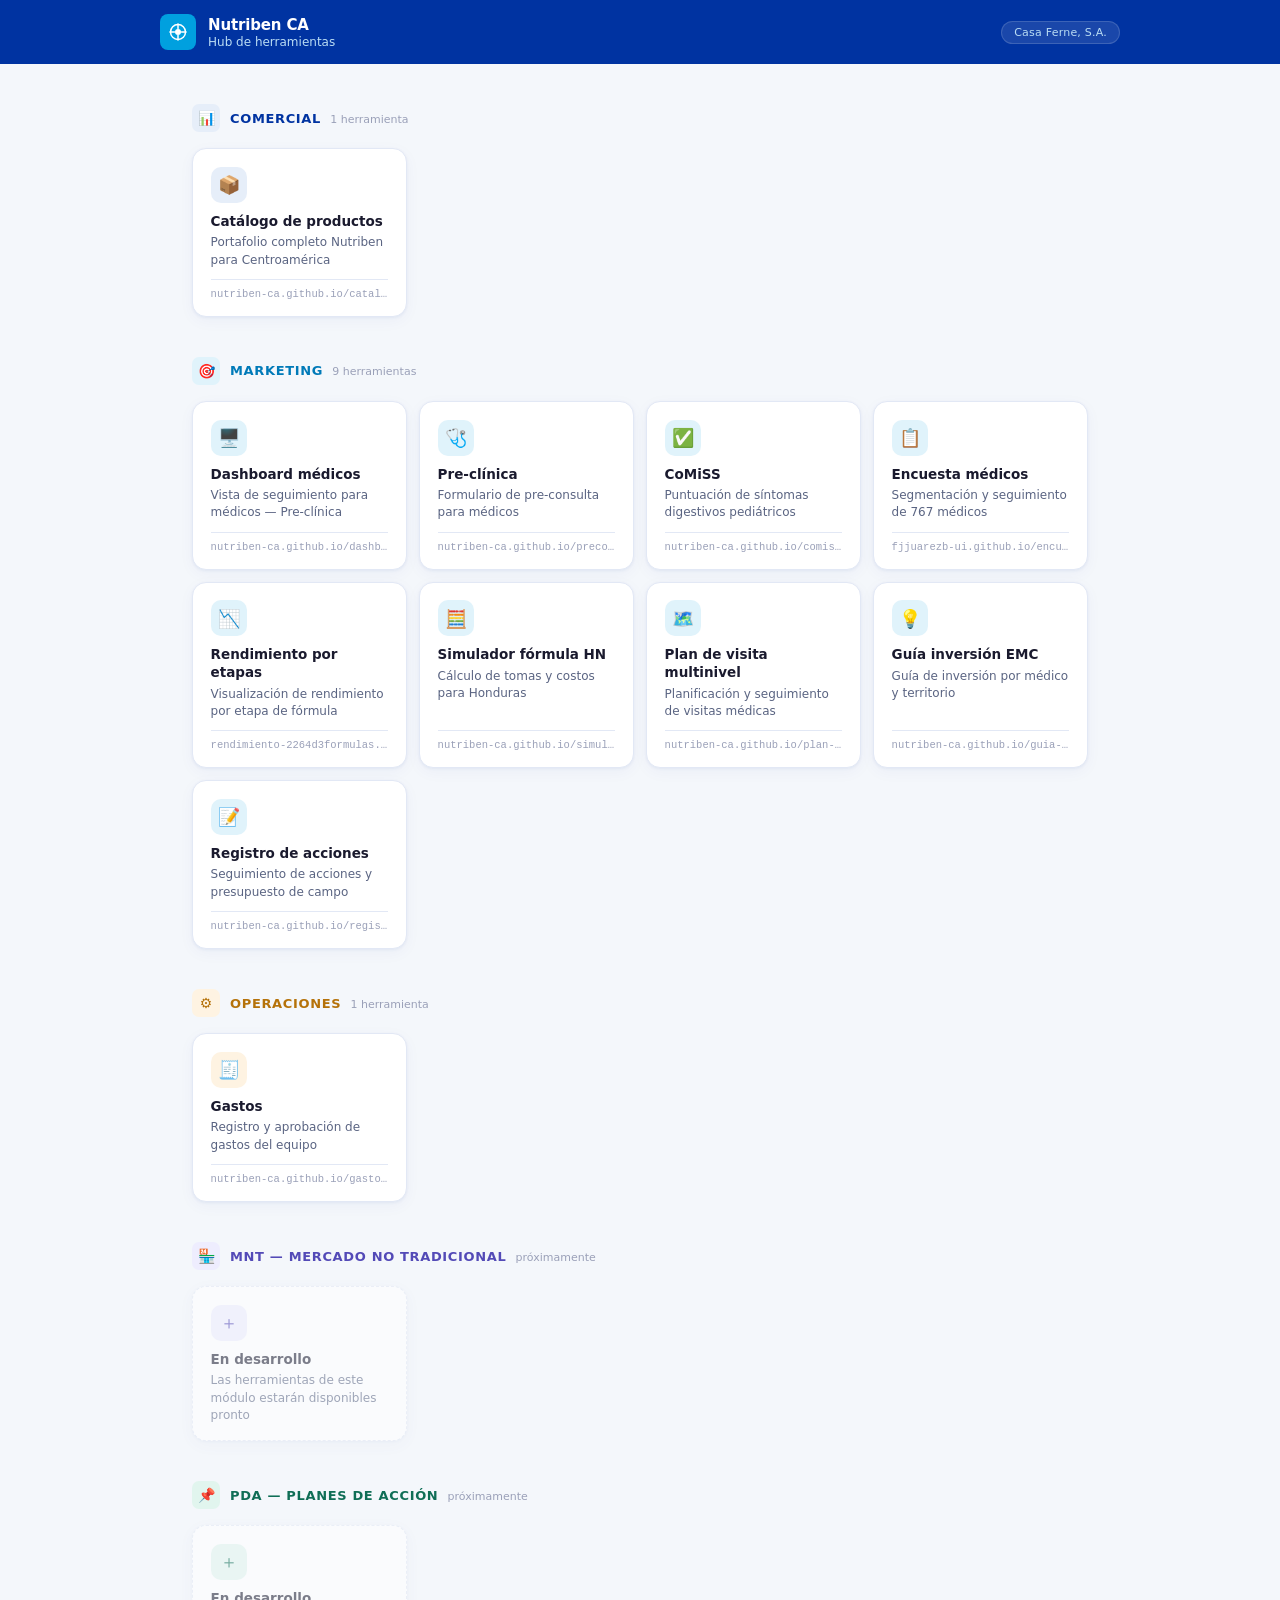
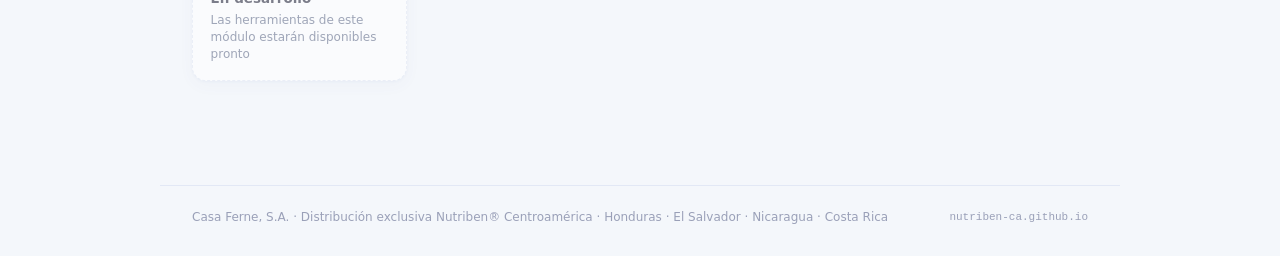
<file: index-8.html>
<!DOCTYPE html>
<html lang="es">
<head>
<meta charset="UTF-8">
<meta name="viewport" content="width=device-width, initial-scale=1.0">
<title>Nutriben CA — Hub de Herramientas</title>
<style>
  :root {
    --nb-navy: #0033A1;
    --nb-sky: #00A0DF;
    --nb-sky-light: #BADDF4;
    --nb-mid: #3F58A7;
    --nb-teal: #7EC7BD;
    --nb-orange: #FAA334;
    --nb-lavanda: #A9A5D1;
    --bg: #F4F7FB;
    --surface: #FFFFFF;
    --text-primary: #1A1A2E;
    --text-secondary: #5A6482;
    --text-muted: #9AA0B8;
    --border: #E2E8F5;
    --border-hover: #B8C8E8;
    --radius-card: 14px;
    --radius-icon: 10px;
    --shadow-card: 0 1px 3px rgba(0,51,161,0.06), 0 4px 16px rgba(0,51,161,0.04);
    --shadow-hover: 0 4px 12px rgba(0,51,161,0.12), 0 8px 24px rgba(0,51,161,0.08);
  }

  * { box-sizing: border-box; margin: 0; padding: 0; }

  body {
    font-family: -apple-system, BlinkMacSystemFont, 'Segoe UI', system-ui, sans-serif;
    background: var(--bg);
    color: var(--text-primary);
    min-height: 100vh;
  }

  /* Header */
  .header {
    background: var(--nb-navy);
    padding: 0 2rem;
  }

  .header-inner {
    max-width: 960px;
    margin: 0 auto;
    display: flex;
    align-items: center;
    justify-content: space-between;
    height: 64px;
  }

  .logo {
    display: flex;
    align-items: center;
    gap: 12px;
  }

  .logo-mark {
    width: 36px;
    height: 36px;
    background: var(--nb-sky);
    border-radius: 8px;
    display: flex;
    align-items: center;
    justify-content: center;
  }

  .logo-mark svg {
    width: 20px;
    height: 20px;
  }

  .logo-text {
    font-size: 15px;
    font-weight: 600;
    color: #FFFFFF;
    letter-spacing: -0.01em;
  }

  .logo-sub {
    font-size: 12px;
    color: var(--nb-sky-light);
    margin-top: 1px;
  }

  .header-badge {
    font-size: 11px;
    font-weight: 500;
    color: var(--nb-sky-light);
    background: rgba(255,255,255,0.1);
    border: 1px solid rgba(255,255,255,0.15);
    border-radius: 20px;
    padding: 4px 12px;
    letter-spacing: 0.02em;
  }

  /* Main */
  .main {
    max-width: 960px;
    margin: 0 auto;
    padding: 2.5rem 2rem 4rem;
  }

  /* Section */
  .section {
    margin-bottom: 2.5rem;
  }

  .section-header {
    display: flex;
    align-items: center;
    gap: 10px;
    margin-bottom: 1rem;
  }

  .section-icon {
    width: 28px;
    height: 28px;
    border-radius: 7px;
    display: flex;
    align-items: center;
    justify-content: center;
    font-size: 14px;
    flex-shrink: 0;
  }

  .section-title {
    font-size: 13px;
    font-weight: 600;
    letter-spacing: 0.05em;
    text-transform: uppercase;
  }

  .section-count {
    font-size: 11px;
    color: var(--text-muted);
    margin-left: 4px;
    font-weight: 400;
    letter-spacing: 0;
    text-transform: none;
  }

  /* Category colors */
  .cat-comercial .section-icon { background: #E6EEF9; color: var(--nb-navy); }
  .cat-comercial .section-title { color: var(--nb-navy); }
  .cat-comercial .card:hover { border-color: #8AAAD8; box-shadow: var(--shadow-hover); }
  .cat-comercial .card-icon { background: #E6EEF9; color: var(--nb-navy); }

  .cat-marketing .section-icon { background: #E0F3FB; color: #007AB8; }
  .cat-marketing .section-title { color: #007AB8; }
  .cat-marketing .card:hover { border-color: #7EC7BD; box-shadow: var(--shadow-hover); }
  .cat-marketing .card-icon { background: #E0F3FB; color: #007AB8; }

  .cat-operaciones .section-icon { background: #FEF3E2; color: #B5720A; }
  .cat-operaciones .section-title { color: #B5720A; }
  .cat-operaciones .card:hover { border-color: #FAA334; box-shadow: var(--shadow-hover); }
  .cat-operaciones .card-icon { background: #FEF3E2; color: #B5720A; }

  .cat-mnt .section-icon { background: #EEEDFE; color: #534AB7; }
  .cat-mnt .section-title { color: #534AB7; }
  .cat-mnt .card:hover { border-color: var(--nb-lavanda); box-shadow: var(--shadow-hover); }
  .cat-mnt .card-icon { background: #EEEDFE; color: #534AB7; }

  .cat-pda .section-icon { background: #E1F5EE; color: #0F6E56; }
  .cat-pda .section-title { color: #0F6E56; }
  .cat-pda .card:hover { border-color: var(--nb-teal); box-shadow: var(--shadow-hover); }
  .cat-pda .card-icon { background: #E1F5EE; color: #0F6E56; }

  /* Grid */
  .grid {
    display: grid;
    grid-template-columns: repeat(auto-fill, minmax(200px, 1fr));
    gap: 12px;
  }

  /* Card */
  .card {
    background: var(--surface);
    border: 1px solid var(--border);
    border-radius: var(--radius-card);
    padding: 1.1rem 1.1rem 1rem;
    text-decoration: none;
    display: flex;
    flex-direction: column;
    gap: 0;
    box-shadow: var(--shadow-card);
    transition: border-color 0.18s, box-shadow 0.18s, transform 0.15s;
    cursor: pointer;
  }

  .card:hover {
    transform: translateY(-2px);
  }

  .card-icon {
    width: 36px;
    height: 36px;
    border-radius: var(--radius-icon);
    display: flex;
    align-items: center;
    justify-content: center;
    font-size: 18px;
    margin-bottom: 10px;
    flex-shrink: 0;
  }

  .card-name {
    font-size: 13.5px;
    font-weight: 600;
    color: var(--text-primary);
    line-height: 1.3;
    margin-bottom: 4px;
  }

  .card-desc {
    font-size: 12px;
    color: var(--text-secondary);
    line-height: 1.45;
    flex: 1;
  }

  .card-url {
    font-size: 10.5px;
    color: var(--text-muted);
    margin-top: 10px;
    font-family: 'SF Mono', 'Fira Code', monospace;
    white-space: nowrap;
    overflow: hidden;
    text-overflow: ellipsis;
    padding-top: 8px;
    border-top: 1px solid var(--border);
  }

  /* Empty state card */
  .card-empty {
    border-style: dashed;
    opacity: 0.55;
    cursor: default;
    pointer-events: none;
  }

  .card-empty:hover {
    transform: none;
    box-shadow: var(--shadow-card);
  }

  /* Footer */
  .footer {
    max-width: 960px;
    margin: 0 auto;
    padding: 1.5rem 2rem 2rem;
    border-top: 1px solid var(--border);
    display: flex;
    align-items: center;
    justify-content: space-between;
    flex-wrap: wrap;
    gap: 8px;
  }

  .footer-left {
    font-size: 12px;
    color: var(--text-muted);
  }

  .footer-right {
    font-size: 11px;
    color: var(--text-muted);
    font-family: 'SF Mono', 'Fira Code', monospace;
  }

  @media (max-width: 600px) {
    .main { padding: 1.5rem 1rem 3rem; }
    .grid { grid-template-columns: 1fr 1fr; gap: 10px; }
    .header-badge { display: none; }
  }
</style>
</head>
<body>

<header class="header">
  <div class="header-inner">
    <div class="logo">
      <div class="logo-mark">
        <svg viewBox="0 0 20 20" fill="none" xmlns="http://www.w3.org/2000/svg">
          <circle cx="10" cy="10" r="7.5" stroke="white" stroke-width="1.5"/>
          <circle cx="10" cy="10" r="3" fill="white"/>
          <line x1="10" y1="2" x2="10" y2="6.5" stroke="white" stroke-width="1.5" stroke-linecap="round"/>
          <line x1="10" y1="13.5" x2="10" y2="18" stroke="white" stroke-width="1.5" stroke-linecap="round"/>
          <line x1="2" y1="10" x2="6.5" y2="10" stroke="white" stroke-width="1.5" stroke-linecap="round"/>
          <line x1="13.5" y1="10" x2="18" y2="10" stroke="white" stroke-width="1.5" stroke-linecap="round"/>
        </svg>
      </div>
      <div>
        <div class="logo-text">Nutriben CA</div>
        <div class="logo-sub">Hub de herramientas</div>
      </div>
    </div>
    <div class="header-badge">Casa Ferne, S.A.</div>
  </div>
</header>

<main class="main">

  <!-- COMERCIAL -->
  <div class="section cat-comercial">
    <div class="section-header">
      <div class="section-icon">📊</div>
      <div class="section-title">Comercial <span class="section-count">1 herramienta</span></div>
    </div>
    <div class="grid">
      <a class="card" href="https://nutriben-ca.github.io/catalogo-nutriben/" target="_blank" rel="noopener">
        <div class="card-icon">📦</div>
        <div class="card-name">Catálogo de productos</div>
        <div class="card-desc">Portafolio completo Nutriben para Centroamérica</div>
        <div class="card-url">nutriben-ca.github.io/catalogo-nutriben/</div>
      </a>
    </div>
  </div>

  <!-- MARKETING -->
  <div class="section cat-marketing">
    <div class="section-header">
      <div class="section-icon">🎯</div>
      <div class="section-title">Marketing <span class="section-count">9 herramientas</span></div>
    </div>
    <div class="grid">
      <a class="card" href="https://nutriben-ca.github.io/dashboard.html" target="_blank" rel="noopener">
        <div class="card-icon">🖥️</div>
        <div class="card-name">Dashboard médicos</div>
        <div class="card-desc">Vista de seguimiento para médicos — Pre-clínica</div>
        <div class="card-url">nutriben-ca.github.io/dashboard.html</div>
      </a>
      <a class="card" href="https://nutriben-ca.github.io/preconsulta_v3.html" target="_blank" rel="noopener">
        <div class="card-icon">🩺</div>
        <div class="card-name">Pre-clínica</div>
        <div class="card-desc">Formulario de pre-consulta para médicos</div>
        <div class="card-url">nutriben-ca.github.io/preconsulta_v3.html</div>
      </a>
      <a class="card" href="https://nutriben-ca.github.io/comiss/" target="_blank" rel="noopener">
        <div class="card-icon">✅</div>
        <div class="card-name">CoMiSS</div>
        <div class="card-desc">Puntuación de síntomas digestivos pediátricos</div>
        <div class="card-url">nutriben-ca.github.io/comiss/</div>
      </a>
      <a class="card" href="https://fjjuarezb-ui.github.io/encuesta-nutriben/" target="_blank" rel="noopener">
        <div class="card-icon">📋</div>
        <div class="card-name">Encuesta médicos</div>
        <div class="card-desc">Segmentación y seguimiento de 767 médicos</div>
        <div class="card-url">fjjuarezb-ui.github.io/encuesta-nutriben/</div>
      </a>
      <a class="card" href="https://rendimiento-2264d3formulas.netlify.app" target="_blank" rel="noopener">
        <div class="card-icon">📉</div>
        <div class="card-name">Rendimiento por etapas</div>
        <div class="card-desc">Visualización de rendimiento por etapa de fórmula</div>
        <div class="card-url">rendimiento-2264d3formulas.netlify.app</div>
      </a>
      <a class="card" href="https://nutriben-ca.github.io/simulador-formula/" target="_blank" rel="noopener">
        <div class="card-icon">🧮</div>
        <div class="card-name">Simulador fórmula HN</div>
        <div class="card-desc">Cálculo de tomas y costos para Honduras</div>
        <div class="card-url">nutriben-ca.github.io/simulador-formula/</div>
      </a>
      <a class="card" href="https://nutriben-ca.github.io/plan-visita/" target="_blank" rel="noopener">
        <div class="card-icon">🗺️</div>
        <div class="card-name">Plan de visita multinivel</div>
        <div class="card-desc">Planificación y seguimiento de visitas médicas</div>
        <div class="card-url">nutriben-ca.github.io/plan-visita/</div>
      </a>
      <a class="card" href="https://nutriben-ca.github.io/guia-inversion-emc/" target="_blank" rel="noopener">
        <div class="card-icon">💡</div>
        <div class="card-name">Guía inversión EMC</div>
        <div class="card-desc">Guía de inversión por médico y territorio</div>
        <div class="card-url">nutriben-ca.github.io/guia-inversion-emc/</div>
      </a>
      <a class="card" href="https://nutriben-ca.github.io/registro-acciones/" target="_blank" rel="noopener">
        <div class="card-icon">📝</div>
        <div class="card-name">Registro de acciones</div>
        <div class="card-desc">Seguimiento de acciones y presupuesto de campo</div>
        <div class="card-url">nutriben-ca.github.io/registro-acciones/</div>
      </a>
    </div>
  </div>

  <!-- OPERACIONES -->
  <div class="section cat-operaciones">
    <div class="section-header">
      <div class="section-icon">⚙️</div>
      <div class="section-title">Operaciones <span class="section-count">1 herramienta</span></div>
    </div>
    <div class="grid">
      <a class="card" href="https://nutriben-ca.github.io/gastos/" target="_blank" rel="noopener">
        <div class="card-icon">🧾</div>
        <div class="card-name">Gastos</div>
        <div class="card-desc">Registro y aprobación de gastos del equipo</div>
        <div class="card-url">nutriben-ca.github.io/gastos/</div>
      </a>
    </div>
  </div>

  <!-- MNT -->
  <div class="section cat-mnt">
    <div class="section-header">
      <div class="section-icon">🏪</div>
      <div class="section-title">MNT — Mercado no tradicional <span class="section-count">próximamente</span></div>
    </div>
    <div class="grid">
      <div class="card card-empty">
        <div class="card-icon">＋</div>
        <div class="card-name">En desarrollo</div>
        <div class="card-desc">Las herramientas de este módulo estarán disponibles pronto</div>
      </div>
    </div>
  </div>

  <!-- PDA -->
  <div class="section cat-pda">
    <div class="section-header">
      <div class="section-icon">📌</div>
      <div class="section-title">PDA — Planes de acción <span class="section-count">próximamente</span></div>
    </div>
    <div class="grid">
      <div class="card card-empty">
        <div class="card-icon">＋</div>
        <div class="card-name">En desarrollo</div>
        <div class="card-desc">Las herramientas de este módulo estarán disponibles pronto</div>
      </div>
    </div>
  </div>

</main>

<footer class="footer">
  <div class="footer-left">Casa Ferne, S.A. · Distribución exclusiva Nutriben® Centroamérica · Honduras · El Salvador · Nicaragua · Costa Rica</div>
  <div class="footer-right">nutriben-ca.github.io</div>
</footer>

</body>
</html>
</file>
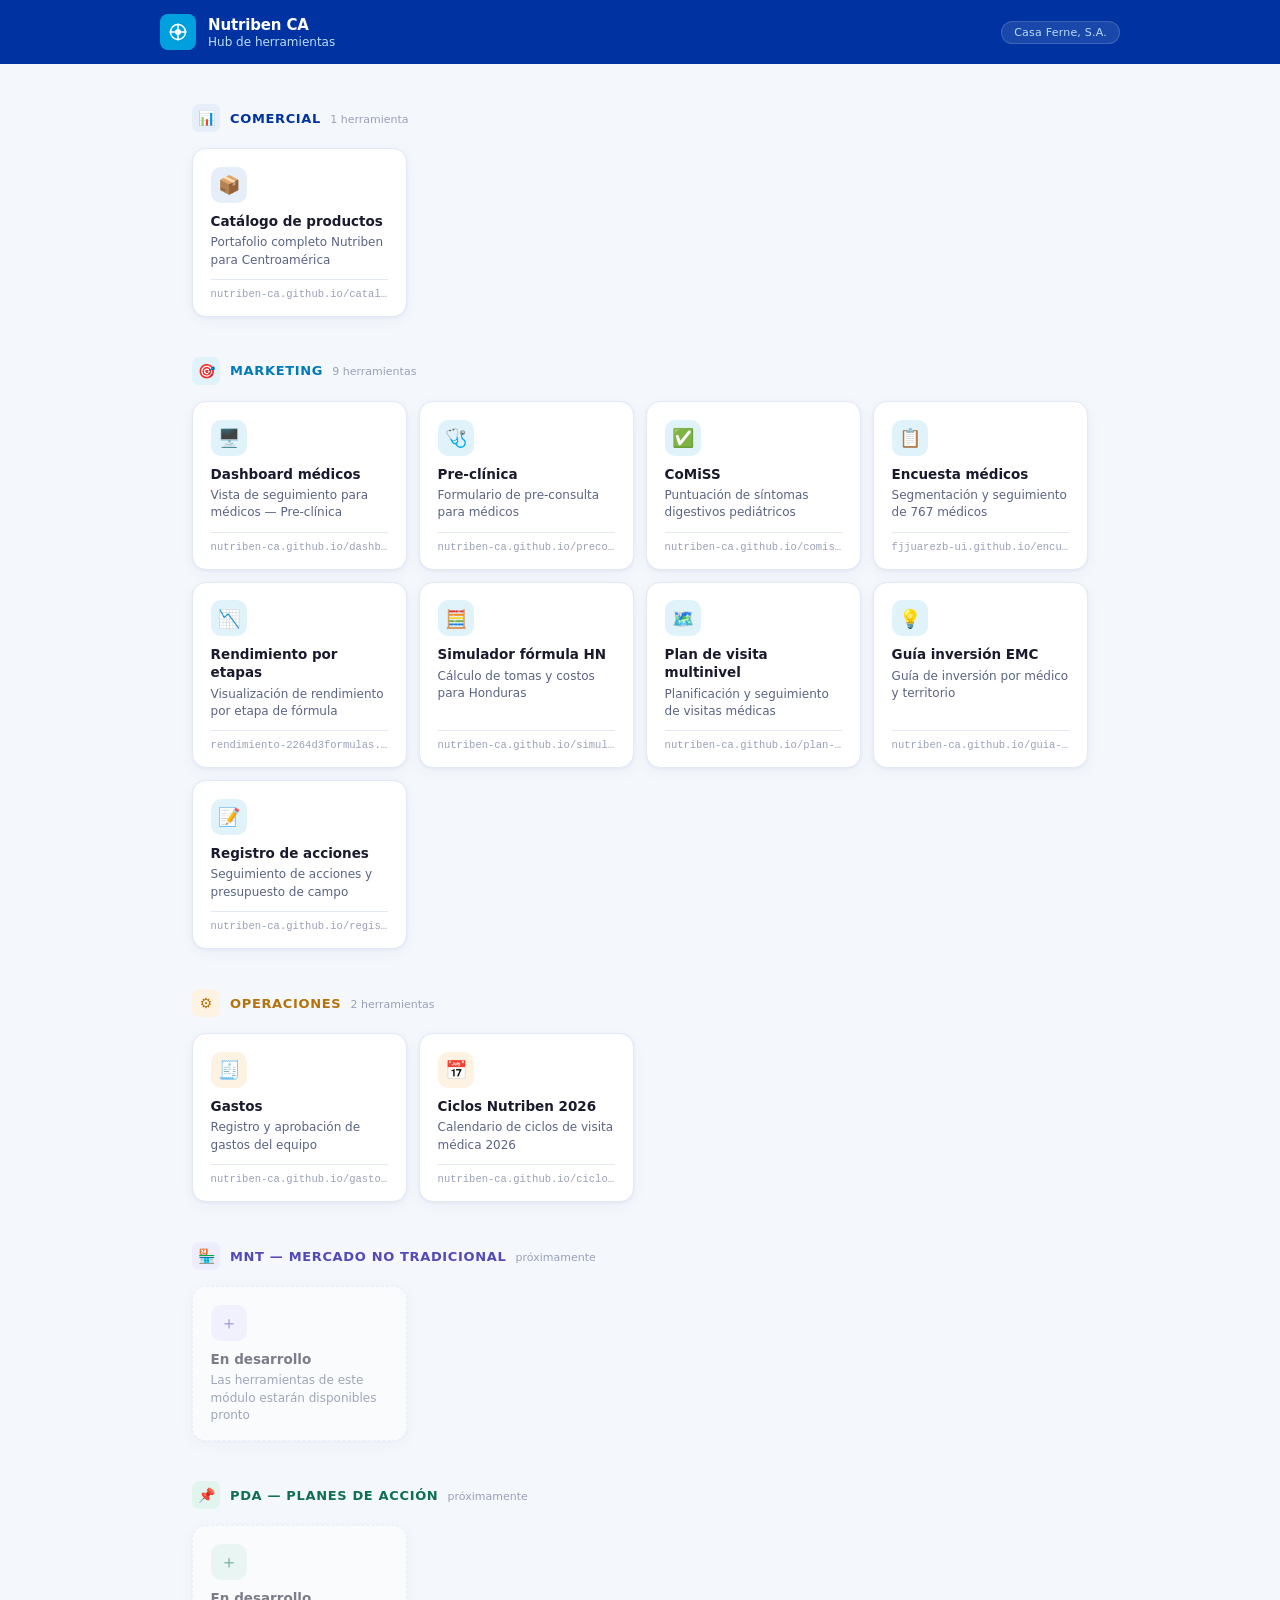
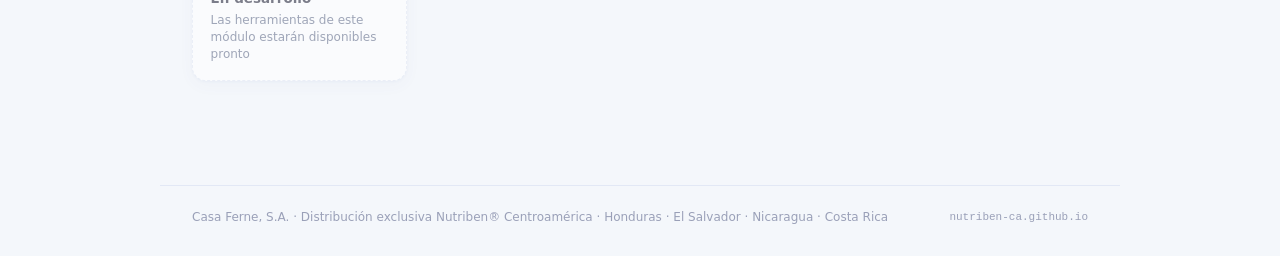
<file: index-9.html>
<!DOCTYPE html>
<html lang="es">
<head>
<meta charset="UTF-8">
<meta name="viewport" content="width=device-width, initial-scale=1.0">
<title>Nutriben CA — Hub de Herramientas</title>
<style>
  :root {
    --nb-navy: #0033A1;
    --nb-sky: #00A0DF;
    --nb-sky-light: #BADDF4;
    --nb-mid: #3F58A7;
    --nb-teal: #7EC7BD;
    --nb-orange: #FAA334;
    --nb-lavanda: #A9A5D1;
    --bg: #F4F7FB;
    --surface: #FFFFFF;
    --text-primary: #1A1A2E;
    --text-secondary: #5A6482;
    --text-muted: #9AA0B8;
    --border: #E2E8F5;
    --border-hover: #B8C8E8;
    --radius-card: 14px;
    --radius-icon: 10px;
    --shadow-card: 0 1px 3px rgba(0,51,161,0.06), 0 4px 16px rgba(0,51,161,0.04);
    --shadow-hover: 0 4px 12px rgba(0,51,161,0.12), 0 8px 24px rgba(0,51,161,0.08);
  }

  * { box-sizing: border-box; margin: 0; padding: 0; }

  body {
    font-family: -apple-system, BlinkMacSystemFont, 'Segoe UI', system-ui, sans-serif;
    background: var(--bg);
    color: var(--text-primary);
    min-height: 100vh;
  }

  /* Header */
  .header {
    background: var(--nb-navy);
    padding: 0 2rem;
  }

  .header-inner {
    max-width: 960px;
    margin: 0 auto;
    display: flex;
    align-items: center;
    justify-content: space-between;
    height: 64px;
  }

  .logo {
    display: flex;
    align-items: center;
    gap: 12px;
  }

  .logo-mark {
    width: 36px;
    height: 36px;
    background: var(--nb-sky);
    border-radius: 8px;
    display: flex;
    align-items: center;
    justify-content: center;
  }

  .logo-mark svg {
    width: 20px;
    height: 20px;
  }

  .logo-text {
    font-size: 15px;
    font-weight: 600;
    color: #FFFFFF;
    letter-spacing: -0.01em;
  }

  .logo-sub {
    font-size: 12px;
    color: var(--nb-sky-light);
    margin-top: 1px;
  }

  .header-badge {
    font-size: 11px;
    font-weight: 500;
    color: var(--nb-sky-light);
    background: rgba(255,255,255,0.1);
    border: 1px solid rgba(255,255,255,0.15);
    border-radius: 20px;
    padding: 4px 12px;
    letter-spacing: 0.02em;
  }

  /* Main */
  .main {
    max-width: 960px;
    margin: 0 auto;
    padding: 2.5rem 2rem 4rem;
  }

  /* Section */
  .section {
    margin-bottom: 2.5rem;
  }

  .section-header {
    display: flex;
    align-items: center;
    gap: 10px;
    margin-bottom: 1rem;
  }

  .section-icon {
    width: 28px;
    height: 28px;
    border-radius: 7px;
    display: flex;
    align-items: center;
    justify-content: center;
    font-size: 14px;
    flex-shrink: 0;
  }

  .section-title {
    font-size: 13px;
    font-weight: 600;
    letter-spacing: 0.05em;
    text-transform: uppercase;
  }

  .section-count {
    font-size: 11px;
    color: var(--text-muted);
    margin-left: 4px;
    font-weight: 400;
    letter-spacing: 0;
    text-transform: none;
  }

  /* Category colors */
  .cat-comercial .section-icon { background: #E6EEF9; color: var(--nb-navy); }
  .cat-comercial .section-title { color: var(--nb-navy); }
  .cat-comercial .card:hover { border-color: #8AAAD8; box-shadow: var(--shadow-hover); }
  .cat-comercial .card-icon { background: #E6EEF9; color: var(--nb-navy); }

  .cat-marketing .section-icon { background: #E0F3FB; color: #007AB8; }
  .cat-marketing .section-title { color: #007AB8; }
  .cat-marketing .card:hover { border-color: #7EC7BD; box-shadow: var(--shadow-hover); }
  .cat-marketing .card-icon { background: #E0F3FB; color: #007AB8; }

  .cat-operaciones .section-icon { background: #FEF3E2; color: #B5720A; }
  .cat-operaciones .section-title { color: #B5720A; }
  .cat-operaciones .card:hover { border-color: #FAA334; box-shadow: var(--shadow-hover); }
  .cat-operaciones .card-icon { background: #FEF3E2; color: #B5720A; }

  .cat-mnt .section-icon { background: #EEEDFE; color: #534AB7; }
  .cat-mnt .section-title { color: #534AB7; }
  .cat-mnt .card:hover { border-color: var(--nb-lavanda); box-shadow: var(--shadow-hover); }
  .cat-mnt .card-icon { background: #EEEDFE; color: #534AB7; }

  .cat-pda .section-icon { background: #E1F5EE; color: #0F6E56; }
  .cat-pda .section-title { color: #0F6E56; }
  .cat-pda .card:hover { border-color: var(--nb-teal); box-shadow: var(--shadow-hover); }
  .cat-pda .card-icon { background: #E1F5EE; color: #0F6E56; }

  /* Grid */
  .grid {
    display: grid;
    grid-template-columns: repeat(auto-fill, minmax(200px, 1fr));
    gap: 12px;
  }

  /* Card */
  .card {
    background: var(--surface);
    border: 1px solid var(--border);
    border-radius: var(--radius-card);
    padding: 1.1rem 1.1rem 1rem;
    text-decoration: none;
    display: flex;
    flex-direction: column;
    gap: 0;
    box-shadow: var(--shadow-card);
    transition: border-color 0.18s, box-shadow 0.18s, transform 0.15s;
    cursor: pointer;
  }

  .card:hover {
    transform: translateY(-2px);
  }

  .card-icon {
    width: 36px;
    height: 36px;
    border-radius: var(--radius-icon);
    display: flex;
    align-items: center;
    justify-content: center;
    font-size: 18px;
    margin-bottom: 10px;
    flex-shrink: 0;
  }

  .card-name {
    font-size: 13.5px;
    font-weight: 600;
    color: var(--text-primary);
    line-height: 1.3;
    margin-bottom: 4px;
  }

  .card-desc {
    font-size: 12px;
    color: var(--text-secondary);
    line-height: 1.45;
    flex: 1;
  }

  .card-url {
    font-size: 10.5px;
    color: var(--text-muted);
    margin-top: 10px;
    font-family: 'SF Mono', 'Fira Code', monospace;
    white-space: nowrap;
    overflow: hidden;
    text-overflow: ellipsis;
    padding-top: 8px;
    border-top: 1px solid var(--border);
  }

  /* Empty state card */
  .card-empty {
    border-style: dashed;
    opacity: 0.55;
    cursor: default;
    pointer-events: none;
  }

  .card-empty:hover {
    transform: none;
    box-shadow: var(--shadow-card);
  }

  /* Footer */
  .footer {
    max-width: 960px;
    margin: 0 auto;
    padding: 1.5rem 2rem 2rem;
    border-top: 1px solid var(--border);
    display: flex;
    align-items: center;
    justify-content: space-between;
    flex-wrap: wrap;
    gap: 8px;
  }

  .footer-left {
    font-size: 12px;
    color: var(--text-muted);
  }

  .footer-right {
    font-size: 11px;
    color: var(--text-muted);
    font-family: 'SF Mono', 'Fira Code', monospace;
  }

  @media (max-width: 600px) {
    .main { padding: 1.5rem 1rem 3rem; }
    .grid { grid-template-columns: 1fr 1fr; gap: 10px; }
    .header-badge { display: none; }
  }
</style>
</head>
<body>

<header class="header">
  <div class="header-inner">
    <div class="logo">
      <div class="logo-mark">
        <svg viewBox="0 0 20 20" fill="none" xmlns="http://www.w3.org/2000/svg">
          <circle cx="10" cy="10" r="7.5" stroke="white" stroke-width="1.5"/>
          <circle cx="10" cy="10" r="3" fill="white"/>
          <line x1="10" y1="2" x2="10" y2="6.5" stroke="white" stroke-width="1.5" stroke-linecap="round"/>
          <line x1="10" y1="13.5" x2="10" y2="18" stroke="white" stroke-width="1.5" stroke-linecap="round"/>
          <line x1="2" y1="10" x2="6.5" y2="10" stroke="white" stroke-width="1.5" stroke-linecap="round"/>
          <line x1="13.5" y1="10" x2="18" y2="10" stroke="white" stroke-width="1.5" stroke-linecap="round"/>
        </svg>
      </div>
      <div>
        <div class="logo-text">Nutriben CA</div>
        <div class="logo-sub">Hub de herramientas</div>
      </div>
    </div>
    <div class="header-badge">Casa Ferne, S.A.</div>
  </div>
</header>

<main class="main">

  <!-- COMERCIAL -->
  <div class="section cat-comercial">
    <div class="section-header">
      <div class="section-icon">📊</div>
      <div class="section-title">Comercial <span class="section-count">1 herramienta</span></div>
    </div>
    <div class="grid">
      <a class="card" href="https://nutriben-ca.github.io/catalogo-nutriben/" target="_blank" rel="noopener">
        <div class="card-icon">📦</div>
        <div class="card-name">Catálogo de productos</div>
        <div class="card-desc">Portafolio completo Nutriben para Centroamérica</div>
        <div class="card-url">nutriben-ca.github.io/catalogo-nutriben/</div>
      </a>
    </div>
  </div>

  <!-- MARKETING -->
  <div class="section cat-marketing">
    <div class="section-header">
      <div class="section-icon">🎯</div>
      <div class="section-title">Marketing <span class="section-count">9 herramientas</span></div>
    </div>
    <div class="grid">
      <a class="card" href="https://nutriben-ca.github.io/dashboard.html" target="_blank" rel="noopener">
        <div class="card-icon">🖥️</div>
        <div class="card-name">Dashboard médicos</div>
        <div class="card-desc">Vista de seguimiento para médicos — Pre-clínica</div>
        <div class="card-url">nutriben-ca.github.io/dashboard.html</div>
      </a>
      <a class="card" href="https://nutriben-ca.github.io/preconsulta_v3.html" target="_blank" rel="noopener">
        <div class="card-icon">🩺</div>
        <div class="card-name">Pre-clínica</div>
        <div class="card-desc">Formulario de pre-consulta para médicos</div>
        <div class="card-url">nutriben-ca.github.io/preconsulta_v3.html</div>
      </a>
      <a class="card" href="https://nutriben-ca.github.io/comiss/" target="_blank" rel="noopener">
        <div class="card-icon">✅</div>
        <div class="card-name">CoMiSS</div>
        <div class="card-desc">Puntuación de síntomas digestivos pediátricos</div>
        <div class="card-url">nutriben-ca.github.io/comiss/</div>
      </a>
      <a class="card" href="https://fjjuarezb-ui.github.io/encuesta-nutriben/" target="_blank" rel="noopener">
        <div class="card-icon">📋</div>
        <div class="card-name">Encuesta médicos</div>
        <div class="card-desc">Segmentación y seguimiento de 767 médicos</div>
        <div class="card-url">fjjuarezb-ui.github.io/encuesta-nutriben/</div>
      </a>
      <a class="card" href="https://rendimiento-2264d3formulas.netlify.app" target="_blank" rel="noopener">
        <div class="card-icon">📉</div>
        <div class="card-name">Rendimiento por etapas</div>
        <div class="card-desc">Visualización de rendimiento por etapa de fórmula</div>
        <div class="card-url">rendimiento-2264d3formulas.netlify.app</div>
      </a>
      <a class="card" href="https://nutriben-ca.github.io/simulador-formula/" target="_blank" rel="noopener">
        <div class="card-icon">🧮</div>
        <div class="card-name">Simulador fórmula HN</div>
        <div class="card-desc">Cálculo de tomas y costos para Honduras</div>
        <div class="card-url">nutriben-ca.github.io/simulador-formula/</div>
      </a>
      <a class="card" href="https://nutriben-ca.github.io/plan-visita/" target="_blank" rel="noopener">
        <div class="card-icon">🗺️</div>
        <div class="card-name">Plan de visita multinivel</div>
        <div class="card-desc">Planificación y seguimiento de visitas médicas</div>
        <div class="card-url">nutriben-ca.github.io/plan-visita/</div>
      </a>
      <a class="card" href="https://nutriben-ca.github.io/guia-inversion-emc/" target="_blank" rel="noopener">
        <div class="card-icon">💡</div>
        <div class="card-name">Guía inversión EMC</div>
        <div class="card-desc">Guía de inversión por médico y territorio</div>
        <div class="card-url">nutriben-ca.github.io/guia-inversion-emc/</div>
      </a>
      <a class="card" href="https://nutriben-ca.github.io/registro-acciones/" target="_blank" rel="noopener">
        <div class="card-icon">📝</div>
        <div class="card-name">Registro de acciones</div>
        <div class="card-desc">Seguimiento de acciones y presupuesto de campo</div>
        <div class="card-url">nutriben-ca.github.io/registro-acciones/</div>
      </a>
    </div>
  </div>

  <!-- OPERACIONES -->
  <div class="section cat-operaciones">
    <div class="section-header">
      <div class="section-icon">⚙️</div>
      <div class="section-title">Operaciones <span class="section-count">2 herramientas</span></div>
    </div>
    <div class="grid">
      <a class="card" href="https://nutriben-ca.github.io/gastos/" target="_blank" rel="noopener">
        <div class="card-icon">🧾</div>
        <div class="card-name">Gastos</div>
        <div class="card-desc">Registro y aprobación de gastos del equipo</div>
        <div class="card-url">nutriben-ca.github.io/gastos/</div>
      </a>
      <a class="card" href="https://nutriben-ca.github.io/ciclos-2026/" target="_blank" rel="noopener">
        <div class="card-icon">📅</div>
        <div class="card-name">Ciclos Nutriben 2026</div>
        <div class="card-desc">Calendario de ciclos de visita médica 2026</div>
        <div class="card-url">nutriben-ca.github.io/ciclos-2026/</div>
      </a>
    </div>
  </div>

  <!-- MNT -->
  <div class="section cat-mnt">
    <div class="section-header">
      <div class="section-icon">🏪</div>
      <div class="section-title">MNT — Mercado no tradicional <span class="section-count">próximamente</span></div>
    </div>
    <div class="grid">
      <div class="card card-empty">
        <div class="card-icon">＋</div>
        <div class="card-name">En desarrollo</div>
        <div class="card-desc">Las herramientas de este módulo estarán disponibles pronto</div>
      </div>
    </div>
  </div>

  <!-- PDA -->
  <div class="section cat-pda">
    <div class="section-header">
      <div class="section-icon">📌</div>
      <div class="section-title">PDA — Planes de acción <span class="section-count">próximamente</span></div>
    </div>
    <div class="grid">
      <div class="card card-empty">
        <div class="card-icon">＋</div>
        <div class="card-name">En desarrollo</div>
        <div class="card-desc">Las herramientas de este módulo estarán disponibles pronto</div>
      </div>
    </div>
  </div>

</main>

<footer class="footer">
  <div class="footer-left">Casa Ferne, S.A. · Distribución exclusiva Nutriben® Centroamérica · Honduras · El Salvador · Nicaragua · Costa Rica</div>
  <div class="footer-right">nutriben-ca.github.io</div>
</footer>

</body>
</html>
</file>
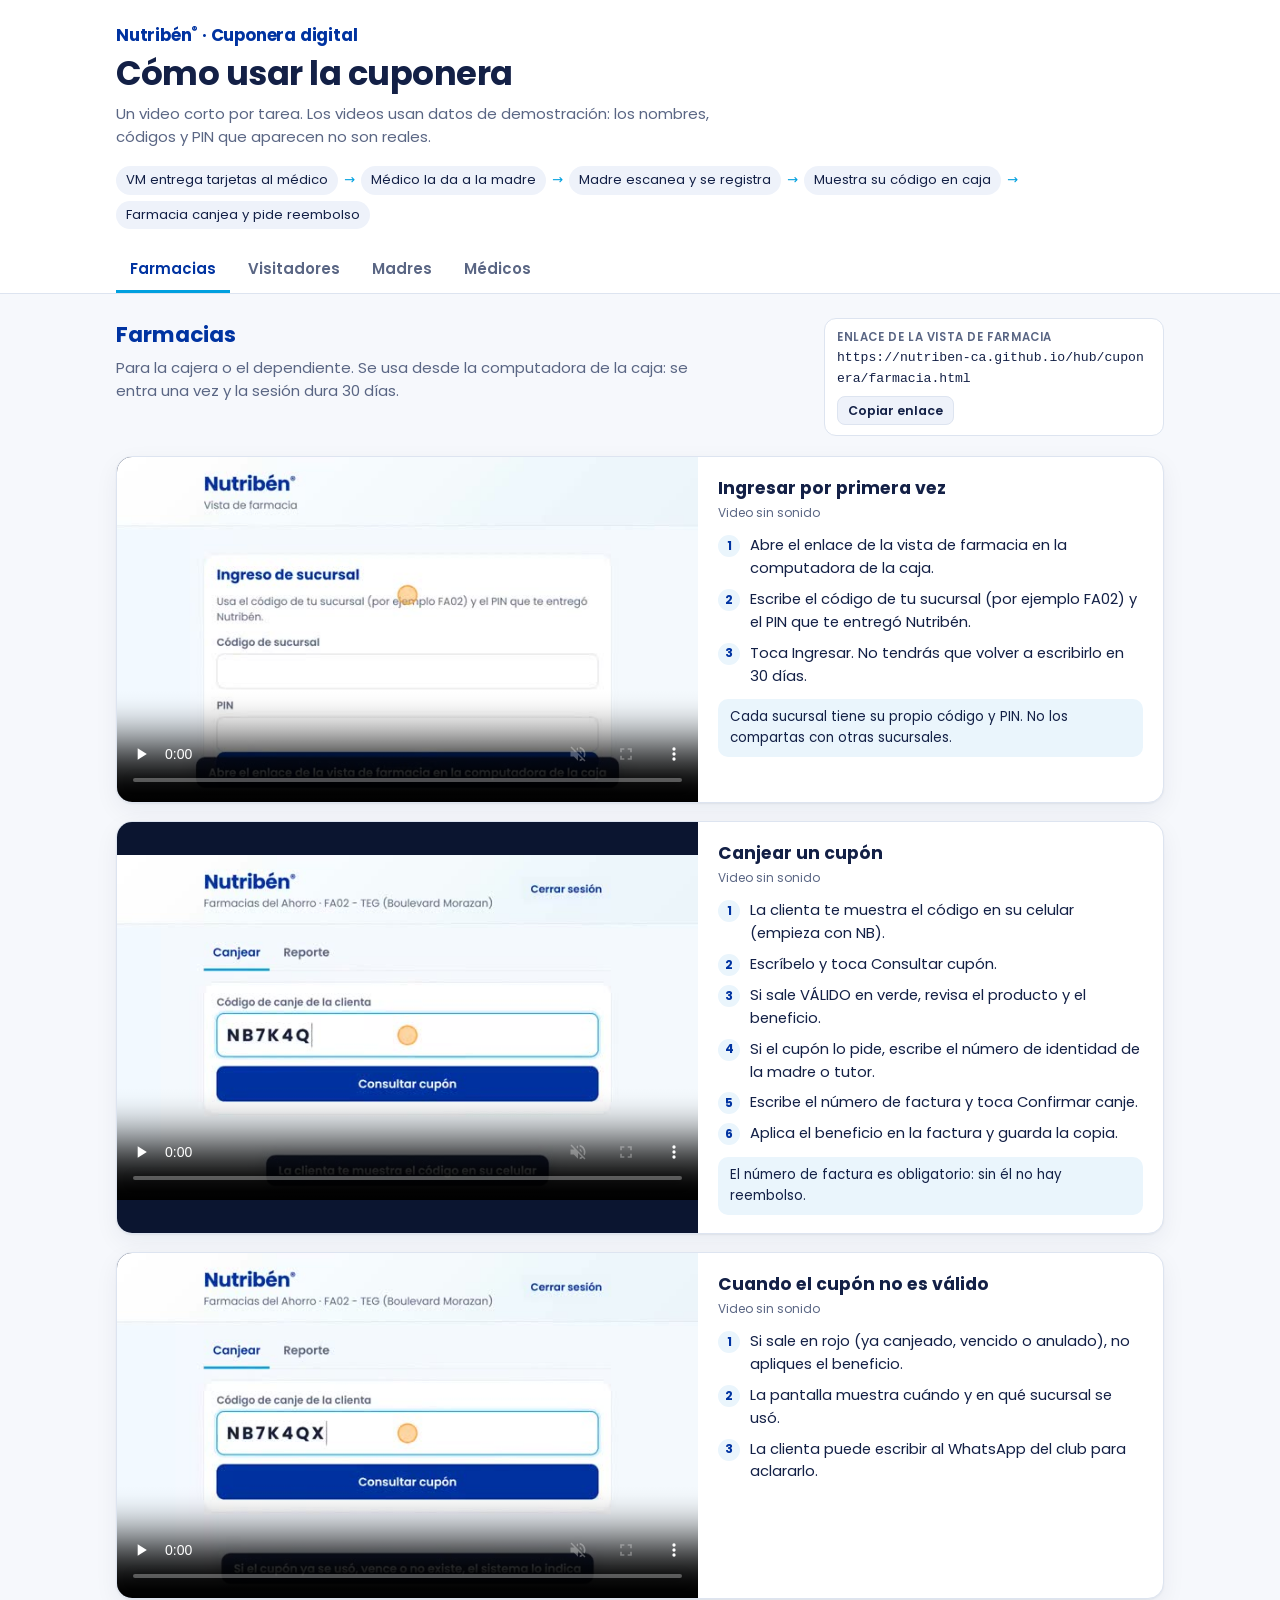
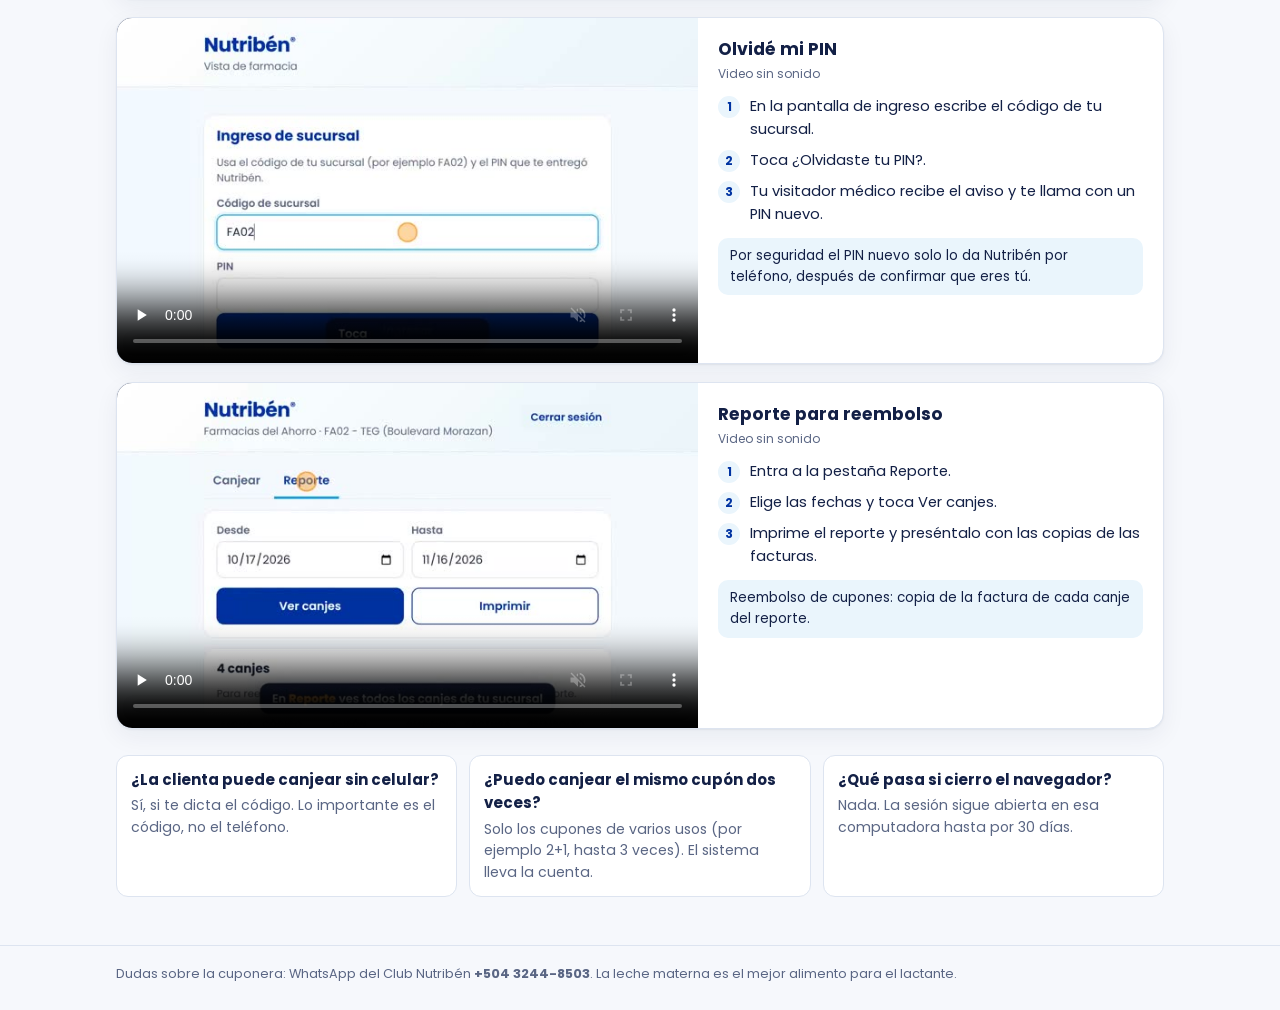
<file: cuponera/ayuda.html>
<!doctype html>
<html lang="es">
<head>
<meta charset="utf-8">
<meta name="viewport" content="width=device-width,initial-scale=1,viewport-fit=cover">
<title>Instructivo Cuponera Nutribén</title>
<meta name="claude:viewport-fit-sides" content="cover">
<link rel="preconnect" href="https://fonts.googleapis.com">
<link href="https://fonts.googleapis.com/css2?family=Poppins:wght@400;500;600;700&display=swap" rel="stylesheet">
<style>
/* Layout: cabecera de marca, pestañas por público, lista de tareas con video + pasos lado a lado (apila en móvil) */
:root{
  --bg:#F6F8FC; --surface:#FFFFFF; --ink:#132046; --muted:#5A6684; --line:#DDE4F0;
  --navy:#0033A1; --sky:#00A0DF; --sky-soft:#EAF5FC; --orange:#FAA334; --orange-ink:#5A3500;
  --chip:#EEF2FA; --shadow:0 1px 2px rgba(19,32,70,.06),0 8px 24px rgba(19,32,70,.06);
  --f-body:"Poppins",system-ui,-apple-system,"Segoe UI",Roboto,sans-serif;
}
@media (prefers-color-scheme: dark){:root:not([data-theme="light"]){
  --bg:#0B1226; --surface:#121C36; --ink:#E7ECF7; --muted:#9AA6C4; --line:#24304F;
  --navy:#7FA6FF; --sky:#45C1F0; --sky-soft:#16284A; --orange:#FFB75A; --orange-ink:#2B1800;
  --chip:#1B2747; --shadow:none; color-scheme:dark}}
:root[data-theme="dark"]{
  --bg:#0B1226; --surface:#121C36; --ink:#E7ECF7; --muted:#9AA6C4; --line:#24304F;
  --navy:#7FA6FF; --sky:#45C1F0; --sky-soft:#16284A; --orange:#FFB75A; --orange-ink:#2B1800;
  --chip:#1B2747; --shadow:none; color-scheme:dark}
*{box-sizing:border-box}
body{background:var(--bg);color:var(--ink);font-family:var(--f-body);font-size:15px;line-height:1.55;margin:0}
.wrap{max-width:1080px;margin:0 auto;padding-left:max(16px,env(safe-area-inset-left,0px));padding-right:max(16px,env(safe-area-inset-right,0px))}
header.top{background:var(--surface);border-bottom:1px solid var(--line)}
header.top .wrap{padding-block:22px 0}
.brand{font-weight:700;color:var(--navy);font-size:1.05rem;letter-spacing:-.2px}
.brand sup{font-size:.6em}
h1{font-size:clamp(1.5rem,3.4vw,2.1rem);line-height:1.15;margin:.2em 0 .25em;text-wrap:balance;letter-spacing:-.5px}
.lead{color:var(--muted);max-width:68ch;margin:0 0 18px}
.flow{display:flex;flex-wrap:wrap;gap:6px;align-items:center;font-size:.82rem;color:var(--muted);margin:0 0 18px}
.flow span{background:var(--chip);border-radius:99px;padding:4px 10px;color:var(--ink)}
.flow i{font-style:normal;color:var(--sky)}
nav.tabs{display:flex;gap:4px;overflow-x:auto;scrollbar-width:none}
nav.tabs a{flex:0 0 auto;text-decoration:none;color:var(--muted);font-weight:600;padding:10px 14px;border-bottom:3px solid transparent}
nav.tabs a[aria-current="page"]{color:var(--navy);border-bottom-color:var(--sky)}
nav.tabs a:focus-visible{outline:2px solid var(--sky);outline-offset:2px;border-radius:6px}
main .wrap{padding-block:24px 48px}
.intro{display:grid;grid-template-columns:minmax(0,1fr) auto;gap:16px;align-items:start;margin-bottom:20px}
.intro h2{margin:0 0 4px;font-size:1.35rem;color:var(--navy)}
.intro p{margin:0;color:var(--muted);max-width:66ch}
.link{background:var(--surface);border:1px solid var(--line);border-radius:12px;padding:10px 12px;font-size:.82rem;min-width:0;max-width:340px}
.link b{display:block;font-size:.72rem;text-transform:uppercase;letter-spacing:.6px;color:var(--muted);font-weight:600}
.link code{font-family:ui-monospace,Menlo,Consolas,monospace;word-break:break-all;color:var(--ink);user-select:all}
.link button{margin-top:6px;font:inherit;font-size:.78rem;font-weight:600;border:1px solid var(--line);background:var(--chip);color:var(--ink);border-radius:8px;padding:4px 10px;cursor:pointer}
.tareas{display:flex;flex-direction:column;gap:18px}
.tarea{background:var(--surface);border:1px solid var(--line);border-radius:16px;box-shadow:var(--shadow);display:grid;grid-template-columns:minmax(0,1.25fr) minmax(0,1fr);overflow:hidden}
.tarea.movil{grid-template-columns:minmax(0,300px) minmax(0,1fr)}
.tarea .media{background:#0B1530;display:flex;align-items:center;justify-content:center}
.tarea video{display:block;width:100%;height:auto;max-height:560px;background:#0B1530}
.tarea .txt{padding:18px 20px;min-width:0}
.tarea h3{margin:0 0 2px;font-size:1.08rem;text-wrap:balance}
.tarea .dur{font-size:.75rem;color:var(--muted);font-variant-numeric:tabular-nums}
ol.pasos{margin:12px 0 0;padding:0;list-style:none;counter-reset:p;display:flex;flex-direction:column;gap:8px}
ol.pasos li{counter-increment:p;display:grid;grid-template-columns:24px minmax(0,1fr);gap:8px;font-size:.92rem}
ol.pasos li::before{content:counter(p);width:22px;height:22px;border-radius:50%;background:var(--sky-soft);color:var(--navy);font-weight:700;font-size:.75rem;display:flex;align-items:center;justify-content:center;margin-top:1px}
.nota{margin-top:12px;font-size:.84rem;background:var(--sky-soft);border-radius:10px;padding:8px 12px;color:var(--ink)}
.nota.ojo{background:color-mix(in srgb,var(--orange) 22%,var(--surface))}
.faq{margin-top:26px;display:grid;grid-template-columns:repeat(auto-fit,minmax(260px,1fr));gap:12px}
.faq div{background:var(--surface);border:1px solid var(--line);border-radius:12px;padding:12px 14px}
.faq b{display:block;margin-bottom:4px}
.faq p{margin:0;font-size:.88rem;color:var(--muted)}
.tarjeta{display:flex;width:min(100%,360px);aspect-ratio:9/5;border-radius:10px;overflow:hidden;box-shadow:var(--shadow);margin:6px 0 4px}
.tarjeta .a{flex:1;background:#0033A1;color:#fff;padding:0 18px;display:flex;flex-direction:column;justify-content:center}
.tarjeta .a b{font-family:Georgia,serif;font-size:1.6rem;line-height:1.05}
.tarjeta .a small{font-size:.66rem;opacity:.9;margin-top:8px}
.tarjeta .b{width:38%;background:#fff;color:#0033A1;display:flex;flex-direction:column;align-items:center;justify-content:center;font-size:.58rem;text-align:center;padding:6px;gap:4px}
.tarjeta .qr{width:70%;aspect-ratio:1;background:repeating-conic-gradient(#0033A1 0 25%,#fff 0 50%) 0 0/22% 22%;border:4px solid #fff;outline:2px solid #0033A1}
footer{border-top:1px solid var(--line);color:var(--muted);font-size:.8rem}
footer .wrap{padding-block:18px 28px}
@media (max-width:760px){
  .tarea,.tarea.movil{grid-template-columns:minmax(0,1fr)}
  .tarea.movil .media video{max-height:520px;width:auto;max-width:100%}
  .intro{grid-template-columns:minmax(0,1fr)}
  .link{max-width:none}
}
@media (prefers-reduced-motion:reduce){*{scroll-behavior:auto}}
</style>
</head>
<body>

<header class="top"><div class="wrap">
  <div class="brand">Nutribén<sup>®</sup> · Cuponera digital</div>
  <h1>Cómo usar la cuponera</h1>
  <p class="lead">Un video corto por tarea. Los videos usan datos de demostración: los nombres, códigos y PIN que aparecen no son reales.</p>
  <div class="flow" aria-label="Recorrido del cupón">
    <span>VM entrega tarjetas al médico</span><i>→</i><span>Médico la da a la madre</span><i>→</i><span>Madre escanea y se registra</span><i>→</i><span>Muestra su código en caja</span><i>→</i><span>Farmacia canjea y pide reembolso</span>
  </div>
  <nav class="tabs" aria-label="Público">
    <a href="#farmacias">Farmacias</a>
    <a href="#visitadores">Visitadores</a>
    <a href="#madres">Madres</a>
    <a href="#medicos">Médicos</a>
  </nav>
</div></header>

<main><div class="wrap" id="contenido"></div></main>

<footer><div class="wrap">Dudas sobre la cuponera: WhatsApp del Club Nutribén <b style="user-select:all">+504 3244-8503</b>. La leche materna es el mejor alimento para el lactante.</div></footer>

<script>
const BASE = 'https://nutriben-ca.github.io/hub/cuponera/';
const S = {
  farmacias: {
    titulo: 'Farmacias', intro: 'Para la cajera o el dependiente. Se usa desde la computadora de la caja: se entra una vez y la sesión dura 30 días.',
    enlace: BASE + 'farmacia.html', enlaceTxt: 'Enlace de la vista de farmacia',
    tareas: [
      ['farmacia-ingreso', 'Ingresar por primera vez', ['Abre el enlace de la vista de farmacia en la computadora de la caja.', 'Escribe el código de tu sucursal (por ejemplo FA02) y el PIN que te entregó Nutribén.', 'Toca Ingresar. No tendrás que volver a escribirlo en 30 días.'], 'Cada sucursal tiene su propio código y PIN. No los compartas con otras sucursales.'],
      ['farmacia-canjear', 'Canjear un cupón', ['La clienta te muestra el código en su celular (empieza con NB).', 'Escríbelo y toca Consultar cupón.', 'Si sale VÁLIDO en verde, revisa el producto y el beneficio.', 'Si el cupón lo pide, escribe el número de identidad de la madre o tutor.', 'Escribe el número de factura y toca Confirmar canje.', 'Aplica el beneficio en la factura y guarda la copia.'], 'El número de factura es obligatorio: sin él no hay reembolso.'],
      ['farmacia-rechazo', 'Cuando el cupón no es válido', ['Si sale en rojo (ya canjeado, vencido o anulado), no apliques el beneficio.', 'La pantalla muestra cuándo y en qué sucursal se usó.', 'La clienta puede escribir al WhatsApp del club para aclararlo.'], null, true],
      ['farmacia-olvide-pin', 'Olvidé mi PIN', ['En la pantalla de ingreso escribe el código de tu sucursal.', 'Toca ¿Olvidaste tu PIN?.', 'Tu visitador médico recibe el aviso y te llama con un PIN nuevo.'], 'Por seguridad el PIN nuevo solo lo da Nutribén por teléfono, después de confirmar que eres tú.'],
      ['farmacia-reporte', 'Reporte para reembolso', ['Entra a la pestaña Reporte.', 'Elige las fechas y toca Ver canjes.', 'Imprime el reporte y preséntalo con las copias de las facturas.'], 'Reembolso de cupones: copia de la factura de cada canje del reporte.']
    ],
    faq: [['¿La clienta puede canjear sin celular?', 'Sí, si te dicta el código. Lo importante es el código, no el teléfono.'], ['¿Puedo canjear el mismo cupón dos veces?', 'Solo los cupones de varios usos (por ejemplo 2+1, hasta 3 veces). El sistema lleva la cuenta.'], ['¿Qué pasa si cierro el navegador?', 'Nada. La sesión sigue abierta en esa computadora hasta por 30 días.']]
  },
  visitadores: {
    titulo: 'Visitadores médicos', intro: 'Entras con la misma cuenta de la app de gastos. Solo puedes emitir desde las plantillas aprobadas y a médicos de tu panel, con un tope mensual por plantilla.',
    enlace: BASE + 'consola.html', enlaceTxt: 'Enlace de la consola',
    tareas: [
      ['vm-ingreso', 'Entrar a la consola', ['Abre la consola desde el hub (tarjeta Cuponera digital).', 'Escribe tu correo y contraseña de la app de gastos.'], null],
      ['vm-tarjetas', 'Imprimir las tarjetas QR de un médico', ['Ve a Tarjetas QR y busca al médico.', 'Revisa la vista previa: el QR es único de ese médico.', 'Elige cuántas imprimir y toca Imprimir tarjetas.', 'Imprime en cartulina, 9 × 5 cm, y entrégalas al médico.', 'Versión digital: copia el enlace del médico o descarga la imagen (tarjeta o estado de WhatsApp) y envíasela por WhatsApp.'], 'Toda madre que use esa tarjeta, impresa o digital, queda registrada con ese médico. Las que entran por el enlace se cuentan aparte, porque un enlace se puede reenviar.'],
      ['vm-emitir-madre', 'Emitir un cupón a una madre', ['Elige la plantilla. Ves cuántos te quedan este mes.', 'Busca al médico de tu panel.', 'Escribe el celular de la madre. Si es nueva, completa nombre, bebé y fecha de nacimiento.', 'Marca que autorizó el uso de datos y toca Emitir.', 'Envíale el aviso por WhatsApp con el botón verde.'], 'Si la madre ya tiene ese mismo cupón, el sistema no deja emitirlo dos veces.'],
      ['vm-campana', 'Crear una campaña para un médico', ['Elige la plantilla y el médico.', 'Cambia a Campaña para pacientes del médico.', 'Define el cupo (cuántas madres) y, si quieres, una fecha límite.', 'Toca Emitir.'], 'El cupo completo se descuenta de tu tope del mes. Si cierras la campaña antes, se libera lo no usado.'],
      ['vm-pin-farmacia', 'Darle un PIN nuevo a una farmacia', ['Abre Farmacias y PIN. Las solicitudes aparecen arriba en naranja.', 'Llama a la farmacia para confirmar que es ella.', 'Toca Generar PIN nuevo y díctaselo.'], 'El PIN anterior deja de funcionar al instante y se cierra la sesión abierta en esa farmacia.', true],
      ['vm-cupones', 'Seguimiento de lo emitido', ['En Cupones emitidos ves cada cupón: disponible, canjeado o vencido.', 'Puedes anular uno que aún no se ha usado.', 'En Campañas ves cuánto cupo lleva usado cada médico.'], null]
    ],
    faq: [['¿Por qué no puedo elegir una plantilla?', 'Ya usaste tu tope del mes para esa plantilla. Se renueva el día 1.'], ['¿Por qué no aparece un médico?', 'Solo ves los médicos de tu panel. Si falta alguno, avísale a Ricardo.'], ['¿Puedo crear mis propios cupones?', 'No. Las plantillas las define la gerencia; tú eliges cuál emitir.']]
  },
  madres: {
    titulo: 'Madres', intro: 'Para compartir con las mamás. No necesitan descargar nada ni crear contraseña: se entra con el celular.',
    enlace: BASE, enlaceTxt: 'Enlace del Club de beneficios',
    tareas: [
      ['madre-registro', 'Registrarme con la tarjeta de mi pediatra', ['Escanea con la cámara el QR de la tarjeta Comienzo saludable.', 'Escribe tu nombre y tu celular de WhatsApp.', 'Agrega el nombre y la fecha de nacimiento de tu bebé.', 'Elige tu farmacia, acepta el uso de datos y toca Registrarme.', 'Tus cupones aparecen de inmediato.'], null, false, true],
      ['madre-canjear', 'Usar un cupón en la farmacia', ['En la farmacia, abre el club en tu celular.', 'Toca Canjear en el cupón que vas a usar. Si dice que lleves tu identidad, tenla a mano.', 'Muestra el código en caja. La farmacia lo valida y aplica el beneficio.'], 'Revisa los términos de cada cupón: dicen en qué producto aplica.', false, true],
      ['madre-entrar', 'Entrar desde otro teléfono', ['Abre el enlace del club y toca Ya estoy registrada.', 'Escribe tu celular y la fecha de nacimiento de tu bebé.', 'Vuelves a ver tus cupones.'], null, false, true]
    ],
    faq: [['¿Tiene costo?', 'No. El club y la consejería son gratis.'], ['¿Y si mi bebé solo toma pecho?', 'La leche materna es el mejor alimento. El club también te acompaña con consejería.'], ['¿Quién ve mis datos?', 'Solo Casa Ferne (Nutribén), para darte los beneficios. Puedes pedir que los borren por WhatsApp.']]
  },
  medicos: {
    titulo: 'Médicos', intro: 'El médico no usa ninguna aplicación. Su papel es entregar la tarjeta Comienzo saludable a los padres al indicar la fórmula.',
    enlace: null,
    especial: true,
    tareas: [
      ['madre-registro', 'Lo que hace la madre al recibir su tarjeta', ['Entregue la tarjeta impresa junto con la indicación o la muestra, o envíe a los padres su enlace o imagen digital por WhatsApp.', 'La madre escanea el QR con su celular y se registra en un minuto.', 'Queda registrada como paciente suya, con los cupones que su visitador le asignó.'], 'Cada tarjeta y cada enlace son únicos del médico. No los comparta con colegas ni en grupos abiertos.', false, true]
    ],
    faq: [['¿Debo registrarme?', 'No. Su visitador médico genera e imprime sus tarjetas.'], ['¿Qué beneficio recibe la madre?', 'El que su visitador active para sus pacientes: descuentos o 2+1 en farmacias participantes.'], ['¿Se me comparten datos de las madres?', 'No. Su visitador le puede dar el número de madres registradas con sus tarjetas.']]
  }
};
const ORDEN = ['farmacias', 'visitadores', 'madres', 'medicos'];
const esc = s => String(s ?? '').replace(/[&<>"']/g, c => ({ '&': '&amp;', '<': '&lt;', '>': '&gt;', '"': '&quot;', "'": '&#39;' }[c]));

function pintar() {
  let k = (location.hash || '').slice(1);
  if (!S[k]) k = 'farmacias';
  document.querySelectorAll('nav.tabs a').forEach(a => a.getAttribute('href') === '#' + k ? a.setAttribute('aria-current', 'page') : a.removeAttribute('aria-current'));
  const s = S[k];
  const tarjeta = s.especial ? `<div class="tarjeta" aria-label="Ejemplo de tarjeta"><div class="a"><b>Comienzo<br>saludable</b><small>Tu pediatra te recomienda el Club Nutribén</small></div><div class="b">Escanea para ingresar al formulario de registro<div class="qr"></div>WhatsApp +504 3244-8503</div></div>` : '';
  document.getElementById('contenido').innerHTML = `
    <div class="intro"><div><h2>${esc(s.titulo)}</h2><p>${esc(s.intro)}</p>${tarjeta}</div>
      ${s.enlace ? `<div class="link"><b>${esc(s.enlaceTxt)}</b><code>${esc(s.enlace)}</code><br><button type="button" data-copy="${esc(s.enlace)}">Copiar enlace</button></div>` : ''}</div>
    <div class="tareas">${s.tareas.map(t => `
      <article class="tarea${t[5] ? ' movil' : ''}">
        <div class="media"><video src="v/${t[0]}.mp4" poster="v/${t[0]}.jpg" controls muted playsinline preload="none" aria-label="Video: ${esc(t[1])}"></video></div>
        <div class="txt"><h3>${esc(t[1])}</h3><div class="dur">Video sin sonido</div>
          <ol class="pasos">${t[2].map(p => `<li><span>${esc(p)}</span></li>`).join('')}</ol>
          ${t[3] ? `<div class="nota${t[4] ? ' ojo' : ''}">${esc(t[3])}</div>` : ''}</div>
      </article>`).join('')}</div>
    <div class="faq">${s.faq.map(f => `<div><b>${esc(f[0])}</b><p>${esc(f[1])}</p></div>`).join('')}</div>`;
  document.querySelectorAll('[data-copy]').forEach(b => b.onclick = () => {
    navigator.clipboard.writeText(b.dataset.copy).then(() => { b.textContent = 'Copiado'; }).catch(() => {
      const c = b.parentElement.querySelector('code'); const r = document.createRange(); r.selectNodeContents(c); const sel = getSelection(); sel.removeAllRanges(); sel.addRange(r);
    });
  });
  document.querySelectorAll('video').forEach(v => v.addEventListener('play', () => document.querySelectorAll('video').forEach(o => { if (o !== v) o.pause(); })));
}
addEventListener('hashchange', () => { pintar(); scrollTo(0, 0); });
pintar();
</script>
</body>
</html>
</file>
